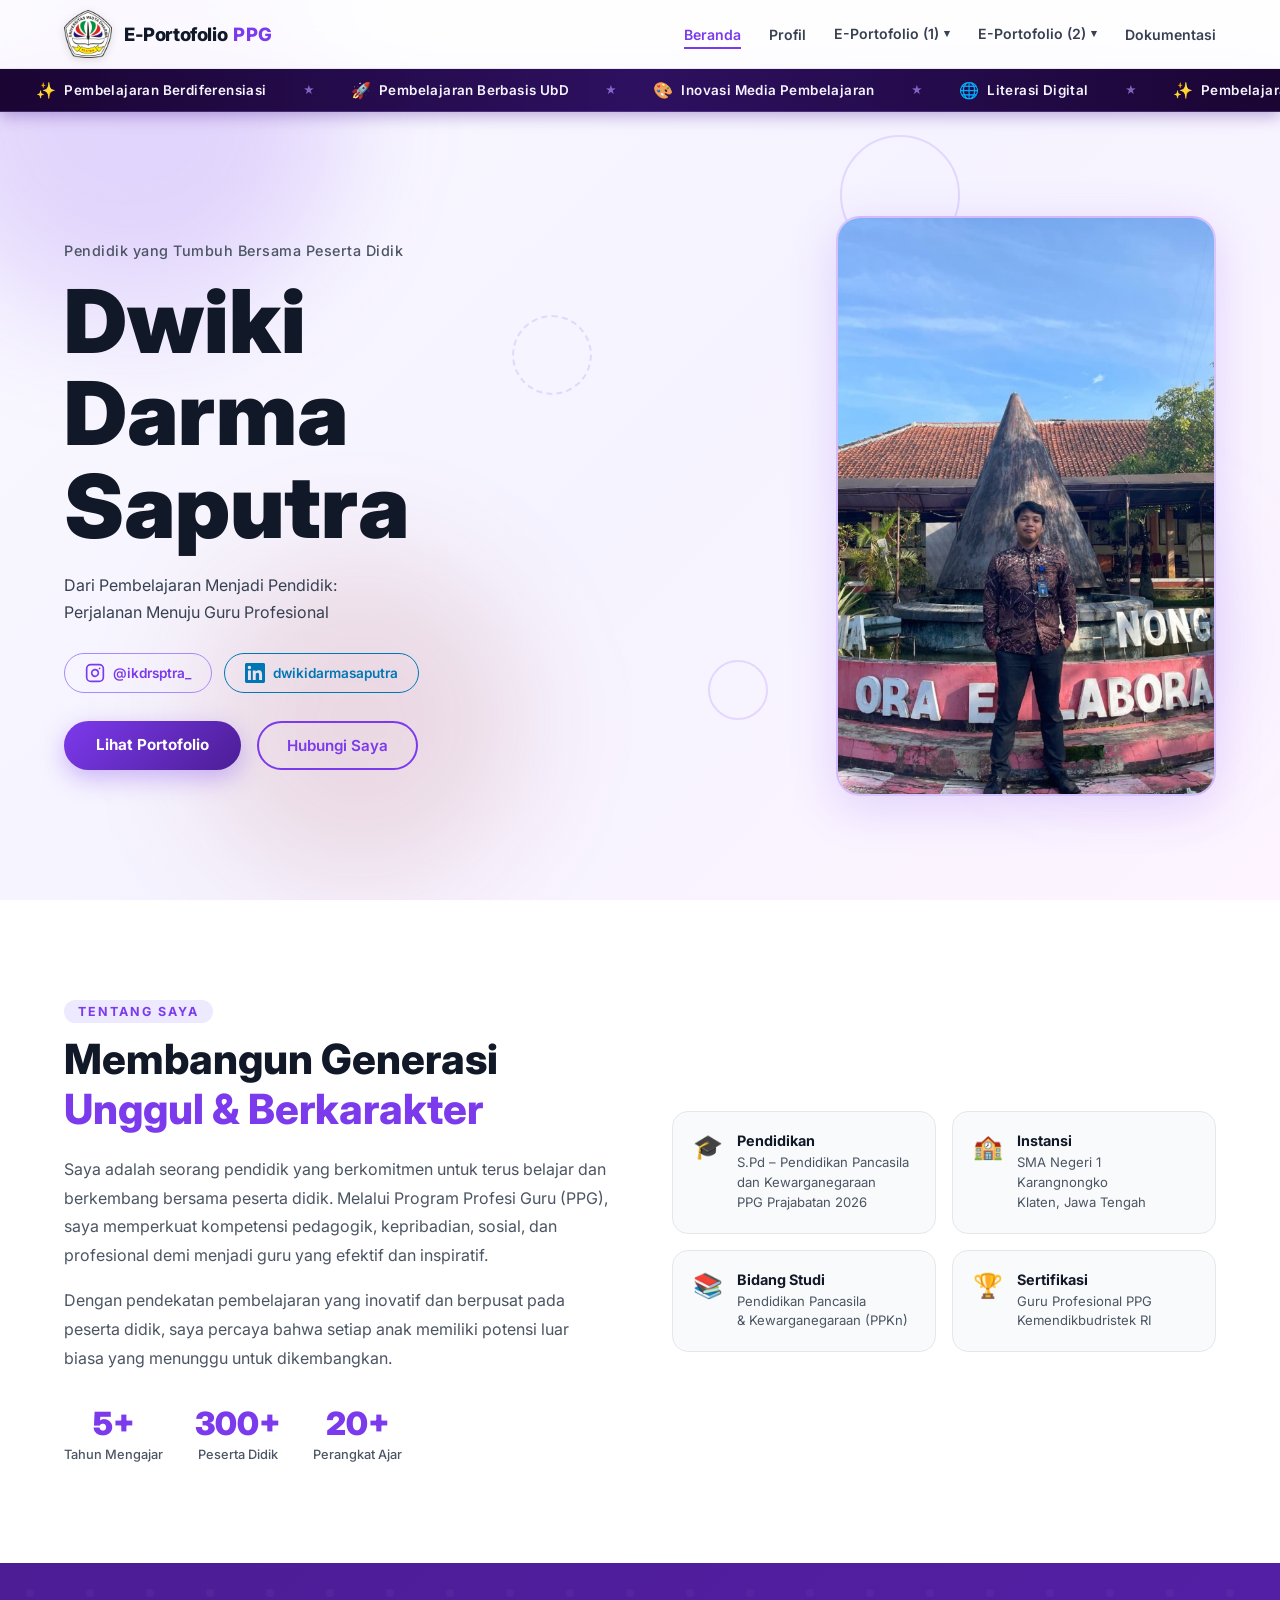
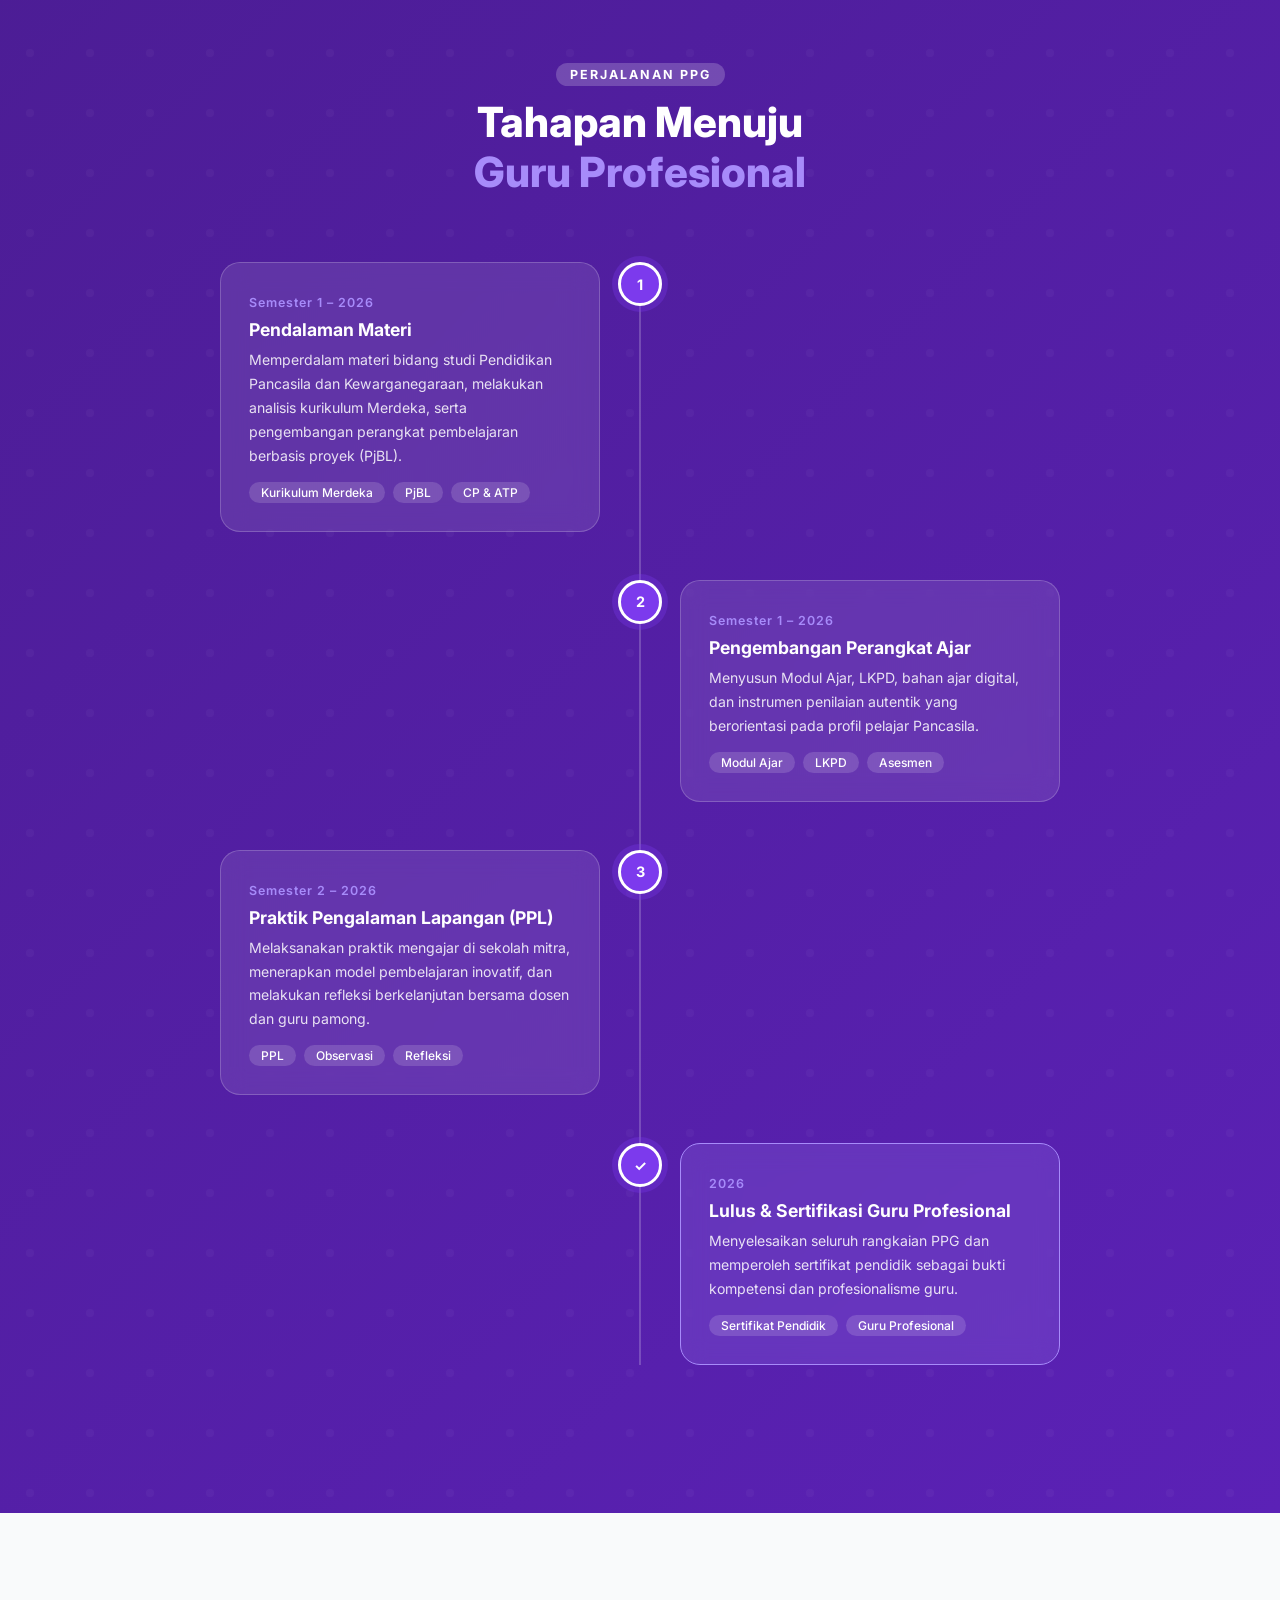
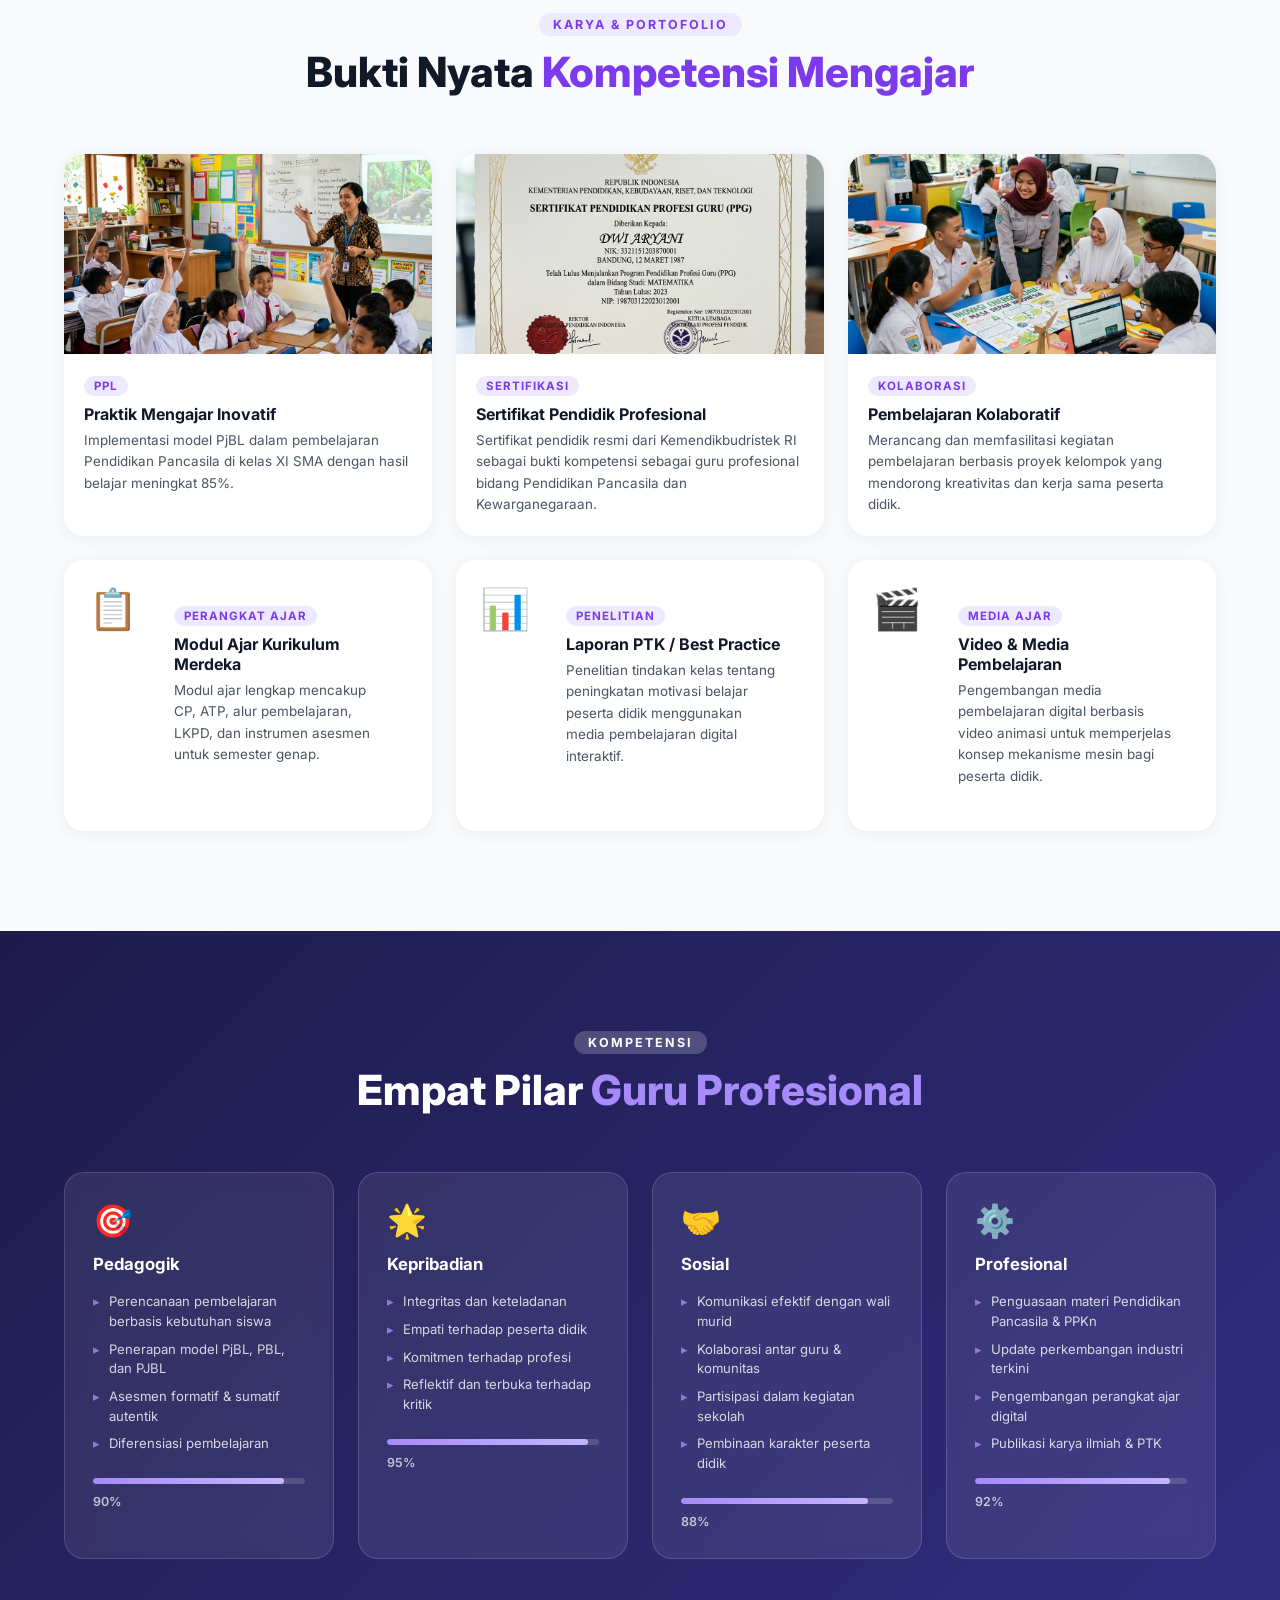
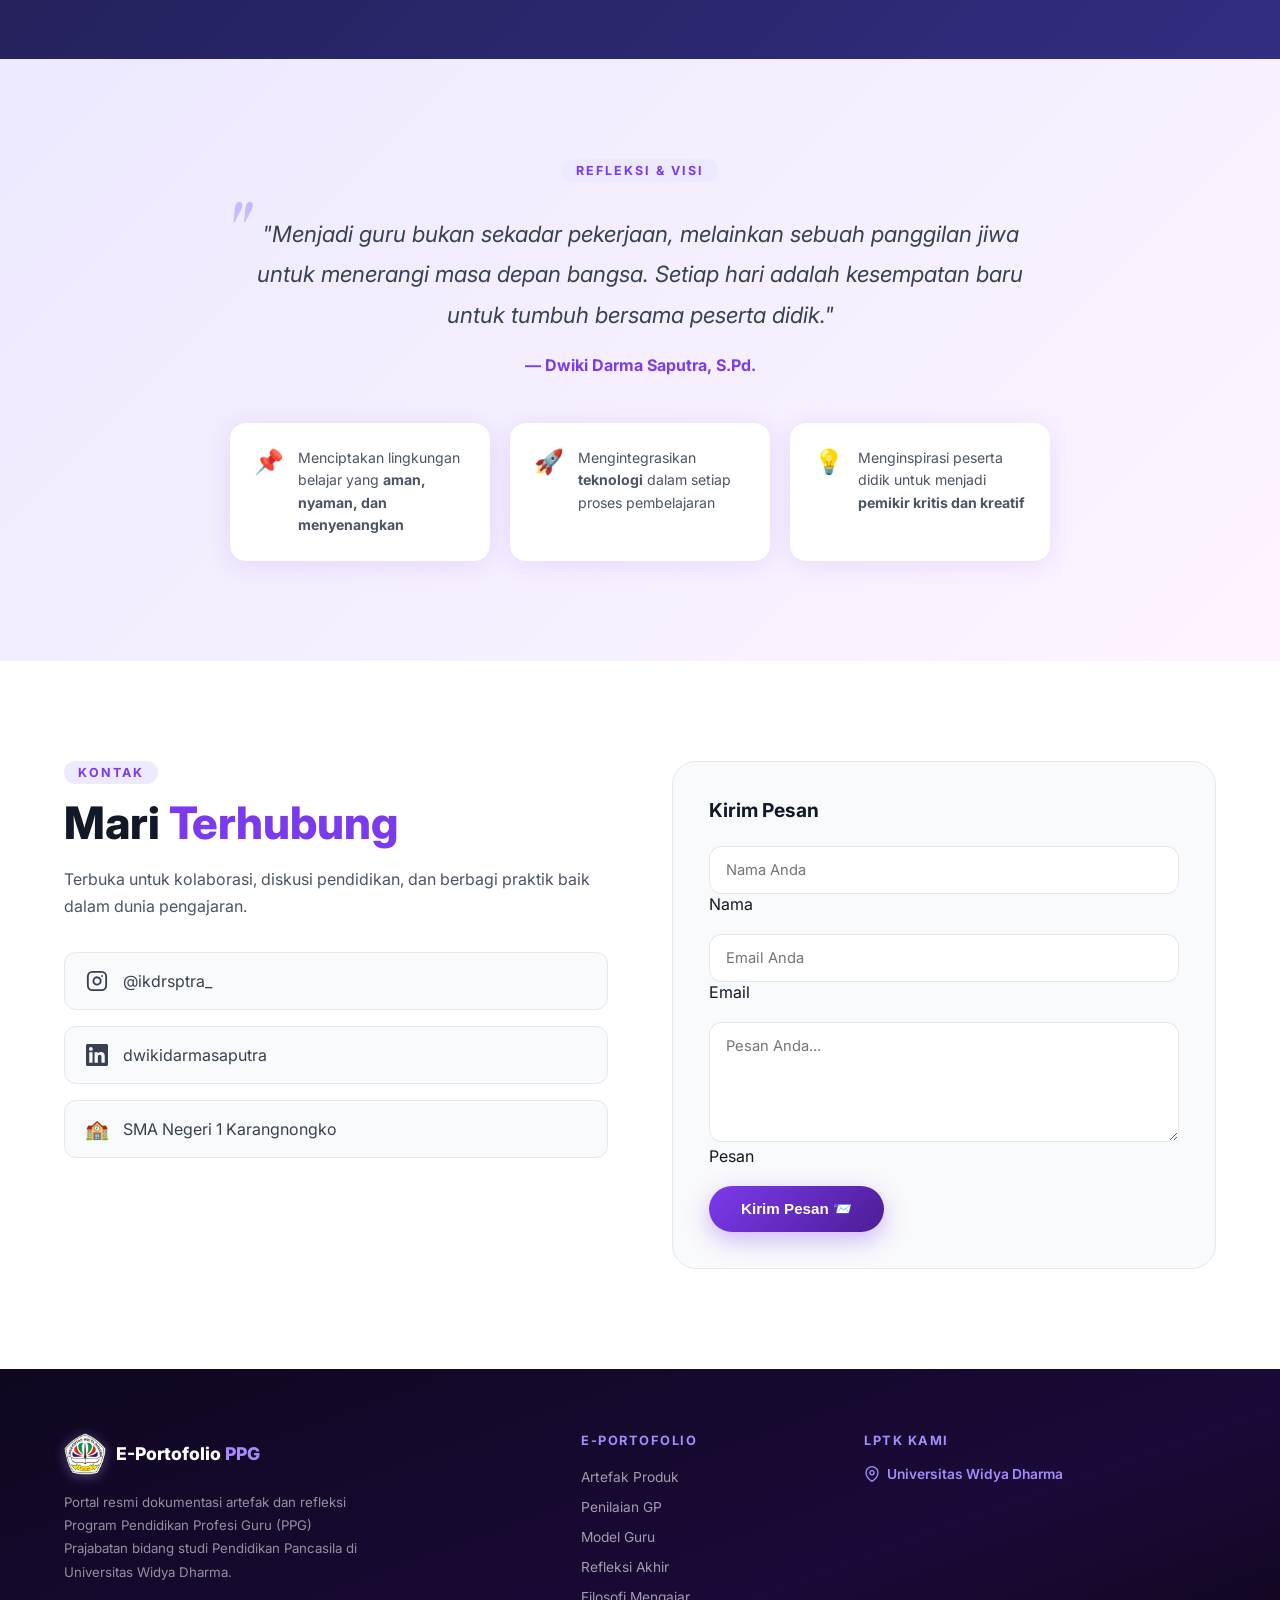
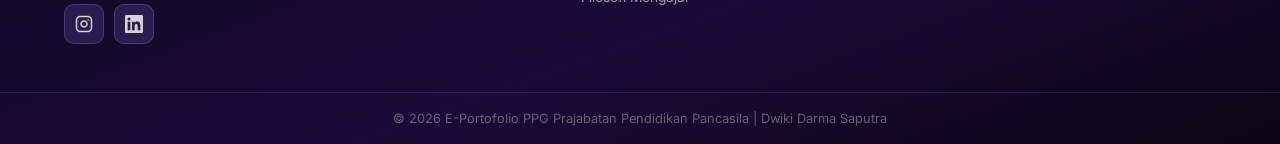
<file: E-Portopolio-PPG/index.html>
<!DOCTYPE html>
<html lang="id">

<head>
  <meta charset="UTF-8" />
  <meta name="viewport" content="width=device-width, initial-scale=1.0" />
  <title>Dwiki Darma Saputra – E-Portfolio PPG</title>
  <meta name="description" content="E-Portfolio PPG Dwiki Darma Saputra – Pendidik yang Tumbuh Bersama Peserta Didik" />
  <link rel="preconnect" href="https://fonts.googleapis.com" />
  <link rel="preconnect" href="https://fonts.gstatic.com" crossorigin />
  <link
    href="https://fonts.googleapis.com/css2?family=Inter:wght@300;400;500;600;700;800;900&family=Playfair+Display:wght@700;800&display=swap"
    rel="stylesheet" />
  <link rel="stylesheet" href="style.css" />
</head>

<body>

  <!-- NAV -->
  <nav class="navbar" id="navbar">
    <div class="nav-inner">
      <a href="#hero" class="nav-brand" id="nav-ppg-logo" aria-label="E-Portofolio PPG">
        <img src="unwidha_logo.png" alt="Logo Universitas Widya Dharma" class="unwidha-logo-img" />
        <span class="nav-brand-text">
          <span class="brand-eporto">E-Portofolio</span><span class="brand-ppg"> PPG</span>
        </span>
      </a>
      <ul class="nav-links" id="nav-links">
        <li><a href="index.html" class="nav-active">Beranda</a></li>
        <li><a href="profil.html">Profil</a></li>
        <li class="nav-dropdown">
          <a href="#" class="nav-dropdown-toggle" id="eporto1-toggle">E-Portofolio (1) <span class="nav-arrow">▾</span></a>
          <ul class="nav-dropdown-menu" id="eporto1-menu">
            <li><a href="artefak-produk.html"><span>📦</span> Artefak Produk</a></li>
            <li><a href="penilaian-gp.html"><span>⭐</span> Penilaian GP</a></li>
            <li><a href="model-guru.html"><span>👨‍🏫</span> Model Guru</a></li>
          </ul>
        </li>
        <li class="nav-dropdown">
          <a href="#" class="nav-dropdown-toggle" id="eporto2-toggle">E-Portofolio (2) <span class="nav-arrow">▾</span></a>
          <ul class="nav-dropdown-menu" id="eporto2-menu">
            <li><a href="refleksi.html"><span>📖</span> Refleksi Akhir</a></li>
            <li><a href="filosofi-mengajar.html"><span>💡</span> Filosofi Mengajar</a></li>
          </ul>
        </li>
        <li><a href="dokumentasi.html">Dokumentasi</a></li>
      </ul>
      <button class="hamburger" id="hamburger" aria-label="Menu">&#9776;</button>
    </div>
  </nav>

  <!-- TICKER -->
  <div class="ticker-wrap" id="ticker-bar" aria-label="Highlight Pembelajaran">
    <div class="ticker-track">
      <span class="ticker-item"><span class="ticker-emoji">✨</span>Pembelajaran Berdiferensiasi</span>
      <span class="ticker-dot">★</span>
      <span class="ticker-item"><span class="ticker-emoji">🚀</span>Pembelajaran Berbasis UbD</span>
      <span class="ticker-dot">★</span>
      <span class="ticker-item"><span class="ticker-emoji">🎨</span>Inovasi Media Pembelajaran</span>
      <span class="ticker-dot">★</span>
      <span class="ticker-item"><span class="ticker-emoji">🌐</span>Literasi Digital</span>
      <span class="ticker-dot">★</span>
      <!-- duplicate for seamless loop -->
      <span class="ticker-item"><span class="ticker-emoji">✨</span>Pembelajaran Berdiferensiasi</span>
      <span class="ticker-dot">★</span>
      <span class="ticker-item"><span class="ticker-emoji">🚀</span>Pembelajaran Berbasis UbD</span>
      <span class="ticker-dot">★</span>
      <span class="ticker-item"><span class="ticker-emoji">🎨</span>Inovasi Media Pembelajaran</span>
      <span class="ticker-dot">★</span>
      <span class="ticker-item"><span class="ticker-emoji">🌐</span>Literasi Digital</span>
      <span class="ticker-dot">★</span>
    </div>
  </div>

  <!-- HERO -->
  <section class="hero" id="hero">
    <div class="blob blob-1"></div>
    <div class="blob blob-2"></div>
    <div class="blob blob-3"></div>
    <div class="circle c1"></div>
    <div class="circle c2"></div>
    <div class="circle c3"></div>

    <div class="hero-content">
      <div class="hero-text" data-aos="fade-right">
        <p class="hero-subtitle">Pendidik yang Tumbuh Bersama Peserta Didik</p>
        <h1 class="hero-name">Dwiki Darma<br />Saputra</h1>
        <p class="hero-tagline">Dari Pembelajaran Menjadi Pendidik:<br />Perjalanan Menuju Guru Profesional</p>
        <div class="hero-social-row">
          <a href="https://www.instagram.com/ikdrsptra_/" target="_blank" rel="noopener" class="hero-social-btn"
            id="hero-ig-btn" aria-label="Instagram">
            <svg xmlns="http://www.w3.org/2000/svg" width="20" height="20" viewBox="0 0 24 24" fill="none"
              stroke="currentColor" stroke-width="2" stroke-linecap="round" stroke-linejoin="round">
              <rect x="2" y="2" width="20" height="20" rx="5" ry="5" />
              <path d="M16 11.37A4 4 0 1 1 12.63 8 4 4 0 0 1 16 11.37z" />
              <line x1="17.5" y1="6.5" x2="17.51" y2="6.5" />
            </svg>
            <span>@ikdrsptra_</span>
          </a>
          <a href="https://www.linkedin.com/in/dwikidarmasaputra080502" target="_blank" rel="noopener"
            class="hero-social-btn linkedin" id="hero-li-btn" aria-label="LinkedIn">
            <svg xmlns="http://www.w3.org/2000/svg" width="20" height="20" viewBox="0 0 24 24" fill="currentColor">
              <path
                d="M20.447 20.452h-3.554v-5.569c0-1.328-.027-3.037-1.852-3.037-1.853 0-2.136 1.445-2.136 2.939v5.667H9.351V9h3.414v1.561h.046c.477-.9 1.637-1.85 3.37-1.85 3.601 0 4.267 2.37 4.267 5.455v6.286zM5.337 7.433a2.062 2.062 0 0 1-2.063-2.065 2.064 2.064 0 1 1 2.063 2.065zm1.782 13.019H3.555V9h3.564v11.452zM22.225 0H1.771C.792 0 0 .774 0 1.729v20.542C0 23.227.792 24 1.771 24h20.451C23.2 24 24 23.227 24 22.271V1.729C24 .774 23.2 0 22.222 0h.003z" />
            </svg>
            <span>dwikidarmasaputra</span>
          </a>
        </div>
        <div class="hero-cta">
          <a href="#portfolio" class="btn-primary">Lihat Portofolio</a>
          <a href="#contact" class="btn-ghost">Hubungi Saya</a>
        </div>
      </div>
      <div class="hero-photo" data-aos="fade-left">
        <div class="photo-frame">
          <img src="dwiki_photo.jpg" alt="Dwiki Darma Saputra" />
        </div>
      </div>
    </div>
  </section>

  <!-- ABOUT -->
  <section class="about" id="about">
    <div class="container">
      <div class="about-grid">
        <div class="about-text" data-aos="fade-right">
          <span class="section-label">Tentang Saya</span>
          <h2>Membangun Generasi<br /><span class="accent">Unggul & Berkarakter</span></h2>
          <p>Saya adalah seorang pendidik yang berkomitmen untuk terus belajar dan berkembang bersama peserta didik.
            Melalui Program Profesi Guru (PPG), saya memperkuat kompetensi pedagogik, kepribadian, sosial, dan
            profesional demi menjadi guru yang efektif dan inspiratif.</p>
          <p>Dengan pendekatan pembelajaran yang inovatif dan berpusat pada peserta didik, saya percaya bahwa setiap
            anak memiliki potensi luar biasa yang menunggu untuk dikembangkan.</p>
          <div class="stats-row">
            <div class="stat">
              <span class="stat-number">5+</span>
              <span class="stat-label">Tahun Mengajar</span>
            </div>
            <div class="stat">
              <span class="stat-number">300+</span>
              <span class="stat-label">Peserta Didik</span>
            </div>
            <div class="stat">
              <span class="stat-number">20+</span>
              <span class="stat-label">Perangkat Ajar</span>
            </div>
          </div>
        </div>
        <div class="about-cards" data-aos="fade-left">
          <div class="info-card">
            <div class="card-icon">🎓</div>
            <div>
              <h4>Pendidikan</h4>
              <p>S.Pd – Pendidikan Pancasila dan Kewarganegaraan<br />PPG Prajabatan 2026</p>
            </div>
          </div>
          <div class="info-card">
            <div class="card-icon">🏫</div>
            <div>
              <h4>Instansi</h4>
              <p>SMA Negeri 1 Karangnongko<br />Klaten, Jawa Tengah</p>
            </div>
          </div>
          <div class="info-card">
            <div class="card-icon">📚</div>
            <div>
              <h4>Bidang Studi</h4>
              <p>Pendidikan Pancasila<br />&amp; Kewarganegaraan (PPKn)</p>
            </div>
          </div>
          <div class="info-card">
            <div class="card-icon">🏆</div>
            <div>
              <h4>Sertifikasi</h4>
              <p>Guru Profesional PPG<br />Kemendikbudristek RI</p>
            </div>
          </div>
        </div>
      </div>
    </div>
  </section>

  <!-- JOURNEY -->
  <section class="journey" id="journey">
    <div class="container">
      <div class="section-header" data-aos="fade-up">
        <span class="section-label light">Perjalanan PPG</span>
        <h2>Tahapan Menuju<br /><span class="accent-light">Guru Profesional</span></h2>
      </div>
      <div class="timeline">
        <div class="timeline-item" data-aos="fade-right">
          <div class="timeline-dot">1</div>
          <div class="timeline-content">
            <span class="timeline-date">Semester 1 – 2026</span>
            <h3>Pendalaman Materi</h3>
            <p>Memperdalam materi bidang studi Pendidikan Pancasila dan Kewarganegaraan, melakukan analisis kurikulum
              Merdeka, serta pengembangan perangkat pembelajaran berbasis proyek (PjBL).</p>
            <div class="timeline-tags">
              <span>Kurikulum Merdeka</span>
              <span>PjBL</span>
              <span>CP & ATP</span>
            </div>
          </div>
        </div>
        <div class="timeline-item right" data-aos="fade-left">
          <div class="timeline-dot">2</div>
          <div class="timeline-content">
            <span class="timeline-date">Semester 1 – 2026</span>
            <h3>Pengembangan Perangkat Ajar</h3>
            <p>Menyusun Modul Ajar, LKPD, bahan ajar digital, dan instrumen penilaian autentik yang berorientasi pada
              profil pelajar Pancasila.</p>
            <div class="timeline-tags">
              <span>Modul Ajar</span>
              <span>LKPD</span>
              <span>Asesmen</span>
            </div>
          </div>
        </div>
        <div class="timeline-item" data-aos="fade-right">
          <div class="timeline-dot">3</div>
          <div class="timeline-content">
            <span class="timeline-date">Semester 2 – 2026</span>
            <h3>Praktik Pengalaman Lapangan (PPL)</h3>
            <p>Melaksanakan praktik mengajar di sekolah mitra, menerapkan model pembelajaran inovatif, dan melakukan
              refleksi berkelanjutan bersama dosen dan guru pamong.</p>
            <div class="timeline-tags">
              <span>PPL</span>
              <span>Observasi</span>
              <span>Refleksi</span>
            </div>
          </div>
        </div>
        <div class="timeline-item right" data-aos="fade-left">
          <div class="timeline-dot">✓</div>
          <div class="timeline-content highlight">
            <span class="timeline-date">2026</span>
            <h3>Lulus & Sertifikasi Guru Profesional</h3>
            <p>Menyelesaikan seluruh rangkaian PPG dan memperoleh sertifikat pendidik sebagai bukti kompetensi dan
              profesionalisme guru.</p>
            <div class="timeline-tags">
              <span>Sertifikat Pendidik</span>
              <span>Guru Profesional</span>
            </div>
          </div>
        </div>
      </div>
    </div>
  </section>

  <!-- PORTFOLIO -->
  <section class="portfolio-section" id="portfolio">
    <div class="container">
      <div class="section-header" data-aos="fade-up">
        <span class="section-label">Karya & Portofolio</span>
        <h2>Bukti Nyata <span class="accent">Kompetensi Mengajar</span></h2>
      </div>
      <div class="portfolio-grid">
        <div class="portfolio-card" data-aos="fade-up" data-delay="0">
          <div class="portfolio-img">
            <img src="classroom_teaching.png" alt="Praktik Mengajar" />
            <div class="portfolio-overlay">
              <span>Lihat Detail →</span>
            </div>
          </div>
          <div class="portfolio-info">
            <span class="portfolio-tag">PPL</span>
            <h3>Praktik Mengajar Inovatif</h3>
            <p>Implementasi model PjBL dalam pembelajaran Pendidikan Pancasila di kelas XI SMA dengan hasil belajar
              meningkat 85%.</p>
          </div>
        </div>
        <div class="portfolio-card" data-aos="fade-up" data-delay="100">
          <div class="portfolio-img">
            <img src="ppg_certificate.png" alt="Sertifikasi PPG" />
            <div class="portfolio-overlay">
              <span>Lihat Detail →</span>
            </div>
          </div>
          <div class="portfolio-info">
            <span class="portfolio-tag">Sertifikasi</span>
            <h3>Sertifikat Pendidik Profesional</h3>
            <p>Sertifikat pendidik resmi dari Kemendikbudristek RI sebagai bukti kompetensi sebagai guru profesional
              bidang Pendidikan Pancasila dan Kewarganegaraan.</p>
          </div>
        </div>
        <div class="portfolio-card" data-aos="fade-up" data-delay="200">
          <div class="portfolio-img">
            <img src="learning_activity.png" alt="Aktivitas Belajar" />
            <div class="portfolio-overlay">
              <span>Lihat Detail →</span>
            </div>
          </div>
          <div class="portfolio-info">
            <span class="portfolio-tag">Kolaborasi</span>
            <h3>Pembelajaran Kolaboratif</h3>
            <p>Merancang dan memfasilitasi kegiatan pembelajaran berbasis proyek kelompok yang mendorong kreativitas dan
              kerja sama peserta didik.</p>
          </div>
        </div>
        <div class="portfolio-card doc-card" data-aos="fade-up" data-delay="0">
          <div class="doc-icon">📋</div>
          <div class="portfolio-info">
            <span class="portfolio-tag">Perangkat Ajar</span>
            <h3>Modul Ajar Kurikulum Merdeka</h3>
            <p>Modul ajar lengkap mencakup CP, ATP, alur pembelajaran, LKPD, dan instrumen asesmen untuk semester genap.
            </p>
          </div>
        </div>
        <div class="portfolio-card doc-card" data-aos="fade-up" data-delay="100">
          <div class="doc-icon">📊</div>
          <div class="portfolio-info">
            <span class="portfolio-tag">Penelitian</span>
            <h3>Laporan PTK / Best Practice</h3>
            <p>Penelitian tindakan kelas tentang peningkatan motivasi belajar peserta didik menggunakan media
              pembelajaran digital interaktif.</p>
          </div>
        </div>
        <div class="portfolio-card doc-card" data-aos="fade-up" data-delay="200">
          <div class="doc-icon">🎬</div>
          <div class="portfolio-info">
            <span class="portfolio-tag">Media Ajar</span>
            <h3>Video & Media Pembelajaran</h3>
            <p>Pengembangan media pembelajaran digital berbasis video animasi untuk memperjelas konsep mekanisme mesin
              bagi peserta didik.</p>
          </div>
        </div>
      </div>
    </div>
  </section>

  <!-- COMPETENCIES -->
  <section class="competencies" id="competencies">
    <div class="container">
      <div class="section-header" data-aos="fade-up">
        <span class="section-label light">Kompetensi</span>
        <h2>Empat Pilar <span class="accent-light">Guru Profesional</span></h2>
      </div>
      <div class="comp-grid">
        <div class="comp-card" data-aos="zoom-in" data-delay="0">
          <div class="comp-icon">🎯</div>
          <h3>Pedagogik</h3>
          <ul>
            <li>Perencanaan pembelajaran berbasis kebutuhan siswa</li>
            <li>Penerapan model PjBL, PBL, dan PJBL</li>
            <li>Asesmen formatif & sumatif autentik</li>
            <li>Diferensiasi pembelajaran</li>
          </ul>
          <div class="comp-bar">
            <div class="comp-fill" style="width:90%"></div>
          </div>
          <span class="comp-percent">90%</span>
        </div>
        <div class="comp-card" data-aos="zoom-in" data-delay="100">
          <div class="comp-icon">🌟</div>
          <h3>Kepribadian</h3>
          <ul>
            <li>Integritas dan keteladanan</li>
            <li>Empati terhadap peserta didik</li>
            <li>Komitmen terhadap profesi</li>
            <li>Reflektif dan terbuka terhadap kritik</li>
          </ul>
          <div class="comp-bar">
            <div class="comp-fill" style="width:95%"></div>
          </div>
          <span class="comp-percent">95%</span>
        </div>
        <div class="comp-card" data-aos="zoom-in" data-delay="200">
          <div class="comp-icon">🤝</div>
          <h3>Sosial</h3>
          <ul>
            <li>Komunikasi efektif dengan wali murid</li>
            <li>Kolaborasi antar guru & komunitas</li>
            <li>Partisipasi dalam kegiatan sekolah</li>
            <li>Pembinaan karakter peserta didik</li>
          </ul>
          <div class="comp-bar">
            <div class="comp-fill" style="width:88%"></div>
          </div>
          <span class="comp-percent">88%</span>
        </div>
        <div class="comp-card" data-aos="zoom-in" data-delay="300">
          <div class="comp-icon">⚙️</div>
          <h3>Profesional</h3>
          <ul>
            <li>Penguasaan materi Pendidikan Pancasila &amp; PPKn</li>
            <li>Update perkembangan industri terkini</li>
            <li>Pengembangan perangkat ajar digital</li>
            <li>Publikasi karya ilmiah & PTK</li>
          </ul>
          <div class="comp-bar">
            <div class="comp-fill" style="width:92%"></div>
          </div>
          <span class="comp-percent">92%</span>
        </div>
      </div>
    </div>
  </section>

  <!-- REFLEKSI -->
  <section class="reflection" id="reflection">
    <div class="container">
      <div class="reflection-inner" data-aos="fade-up">
        <span class="section-label">Refleksi & Visi</span>
        <blockquote>
          "Menjadi guru bukan sekadar pekerjaan, melainkan sebuah panggilan jiwa untuk menerangi masa depan bangsa.
          Setiap hari adalah kesempatan baru untuk tumbuh bersama peserta didik."
        </blockquote>
        <p class="reflection-author">— Dwiki Darma Saputra, S.Pd.</p>
        <div class="vision-cards">
          <div class="vision-card">
            <span>📌</span>
            <p>Menciptakan lingkungan belajar yang <strong>aman, nyaman, dan menyenangkan</strong></p>
          </div>
          <div class="vision-card">
            <span>🚀</span>
            <p>Mengintegrasikan <strong>teknologi</strong> dalam setiap proses pembelajaran</p>
          </div>
          <div class="vision-card">
            <span>💡</span>
            <p>Menginspirasi peserta didik untuk menjadi <strong>pemikir kritis dan kreatif</strong></p>
          </div>
        </div>
      </div>
    </div>
  </section>

  <!-- CONTACT -->
  <section class="contact" id="contact">
    <div class="container">
      <div class="contact-grid">
        <div class="contact-text" data-aos="fade-right">
          <span class="section-label">Kontak</span>
          <h2>Mari <span class="accent">Terhubung</span></h2>
          <p>Terbuka untuk kolaborasi, diskusi pendidikan, dan berbagi praktik baik dalam dunia pengajaran.</p>
          <div class="contact-links">
            <a href="https://www.instagram.com/ikdrsptra_/" target="_blank" rel="noopener" class="contact-item"
              id="ig-link">
              <span class="contact-icon contact-icon-svg">
                <svg xmlns="http://www.w3.org/2000/svg" width="22" height="22" viewBox="0 0 24 24" fill="none"
                  stroke="currentColor" stroke-width="2" stroke-linecap="round" stroke-linejoin="round">
                  <rect x="2" y="2" width="20" height="20" rx="5" ry="5" />
                  <path d="M16 11.37A4 4 0 1 1 12.63 8 4 4 0 0 1 16 11.37z" />
                  <line x1="17.5" y1="6.5" x2="17.51" y2="6.5" />
                </svg>
              </span>
              <span>@ikdrsptra_</span>
            </a>
            <a href="https://www.linkedin.com/in/dwikidarmasaputra080502" target="_blank" rel="noopener"
              class="contact-item" id="li-link">
              <span class="contact-icon contact-icon-svg">
                <svg xmlns="http://www.w3.org/2000/svg" width="22" height="22" viewBox="0 0 24 24" fill="currentColor">
                  <path
                    d="M20.447 20.452h-3.554v-5.569c0-1.328-.027-3.037-1.852-3.037-1.853 0-2.136 1.445-2.136 2.939v5.667H9.351V9h3.414v1.561h.046c.477-.9 1.637-1.85 3.37-1.85 3.601 0 4.267 2.37 4.267 5.455v6.286zM5.337 7.433a2.062 2.062 0 0 1-2.063-2.065 2.064 2.064 0 1 1 2.063 2.065zm1.782 13.019H3.555V9h3.564v11.452zM22.225 0H1.771C.792 0 0 .774 0 1.729v20.542C0 23.227.792 24 1.771 24h20.451C23.2 24 24 23.227 24 22.271V1.729C24 .774 23.2 0 22.222 0h.003z" />
                </svg>
              </span>
              <span>dwikidarmasaputra</span>
            </a>
            <a href="#" class="contact-item" id="school-link">
              <span class="contact-icon">🏫</span>
              <span>SMA Negeri 1 Karangnongko</span>
            </a>
          </div>
        </div>
        <form class="contact-form" data-aos="fade-left" id="contact-form">
          <h3>Kirim Pesan</h3>
          <div class="form-group">
            <input type="text" id="name" placeholder="Nama Anda" required />
            <label for="name">Nama</label>
          </div>
          <div class="form-group">
            <input type="email" id="email" placeholder="Email Anda" required />
            <label for="email">Email</label>
          </div>
          <div class="form-group">
            <textarea id="message" rows="4" placeholder="Pesan Anda..." required></textarea>
            <label for="message">Pesan</label>
          </div>
          <button type="submit" class="btn-primary" id="send-btn">Kirim Pesan 📨</button>
        </form>
      </div>
    </div>
  </section>

  <!-- FOOTER -->
  <footer class="footer-new">
    <div class="footer-top">
      <div class="container footer-grid">
        <!-- Col 1: Brand -->
        <div class="footer-col">
          <div class="footer-brand">
            <img src="unwidha_logo.png" alt="Logo Unwidha" class="footer-logo-img" />
            <span class="footer-brand-name"><span class="fb-eporto">E-Portofolio</span><span class="fb-ppg"> PPG</span></span>
          </div>
          <p class="footer-desc">Portal resmi dokumentasi artefak dan refleksi Program Pendidikan Profesi Guru (PPG) Prajabatan bidang studi Pendidikan Pancasila di Universitas Widya Dharma.</p>
          <div class="footer-socials">
            <a href="https://www.instagram.com/ikdrsptra_/" target="_blank" rel="noopener" class="footer-social-btn" aria-label="Instagram" id="footer-ig">
              <svg xmlns="http://www.w3.org/2000/svg" width="18" height="18" viewBox="0 0 24 24" fill="none" stroke="currentColor" stroke-width="2" stroke-linecap="round" stroke-linejoin="round"><rect x="2" y="2" width="20" height="20" rx="5" ry="5"/><path d="M16 11.37A4 4 0 1 1 12.63 8 4 4 0 0 1 16 11.37z"/><line x1="17.5" y1="6.5" x2="17.51" y2="6.5"/></svg>
            </a>
            <a href="https://www.linkedin.com/in/dwikidarmasaputra080502" target="_blank" rel="noopener" class="footer-social-btn" aria-label="LinkedIn" id="footer-li">
              <svg xmlns="http://www.w3.org/2000/svg" width="18" height="18" viewBox="0 0 24 24" fill="currentColor"><path d="M20.447 20.452h-3.554v-5.569c0-1.328-.027-3.037-1.852-3.037-1.853 0-2.136 1.445-2.136 2.939v5.667H9.351V9h3.414v1.561h.046c.477-.9 1.637-1.85 3.37-1.85 3.601 0 4.267 2.37 4.267 5.455v6.286zM5.337 7.433a2.062 2.062 0 0 1-2.063-2.065 2.064 2.064 0 1 1 2.063 2.065zm1.782 13.019H3.555V9h3.564v11.452zM22.225 0H1.771C.792 0 0 .774 0 1.729v20.542C0 23.227.792 24 1.771 24h20.451C23.2 24 24 23.227 24 22.271V1.729C24 .774 23.2 0 22.222 0h.003z"/></svg>
            </a>
          </div>
        </div>
        <!-- Col 2: E-Portofolio -->
        <div class="footer-col">
          <h4 class="footer-col-title">E-Portofolio</h4>
          <ul class="footer-links">
            <li><a href="artefak-produk.html">Artefak Produk</a></li>
            <li><a href="penilaian-gp.html">Penilaian GP</a></li>
            <li><a href="model-guru.html">Model Guru</a></li>
            <li><a href="refleksi.html">Refleksi Akhir</a></li>
            <li><a href="filosofi-mengajar.html">Filosofi Mengajar</a></li>
          </ul>
        </div>
        <!-- Col 3: LPTK -->
        <div class="footer-col">
          <h4 class="footer-col-title">LPTK Kami</h4>
          <a href="https://maps.app.goo.gl/tfwrJ8PoLEfRgoeG6" target="_blank" rel="noopener" class="footer-lptk-link" id="lptk-map-link">
            <svg xmlns="http://www.w3.org/2000/svg" width="16" height="16" viewBox="0 0 24 24" fill="none" stroke="currentColor" stroke-width="2" stroke-linecap="round" stroke-linejoin="round"><path d="M21 10c0 7-9 13-9 13s-9-6-9-13a9 9 0 0 1 18 0z"/><circle cx="12" cy="10" r="3"/></svg>
            Universitas Widya Dharma
          </a>
          <div class="footer-map-embed">
            <iframe
              src="https://www.google.com/maps/embed?pb=!1m18!1m12!1m3!1d3952.697!2d110.6047!3d-7.7128!2m3!1f0!2f0!3f0!3m2!1i1024!2i768!4f13.1!3m3!1m2!1s0x2e7a3c1b3e000001%3A0x1!2sUniversitas+Widya+Dharma+Klaten!5e0!3m2!1sid!2sid!4v1"
              width="100%" height="140" style="border:0; border-radius:10px; opacity:.85;"
              allowfullscreen="" loading="lazy"
              referrerpolicy="no-referrer-when-downgrade">
            </iframe>
          </div>
        </div>
      </div>
    </div>
    <div class="footer-bottom">
      <div class="container">
        <p>© 2026 E-Portofolio PPG Prajabatan Pendidikan Pancasila | Dwiki Darma Saputra</p>
      </div>
    </div>
  </footer>

  <script src="script.js"></script>
</body>

</html>
</file>
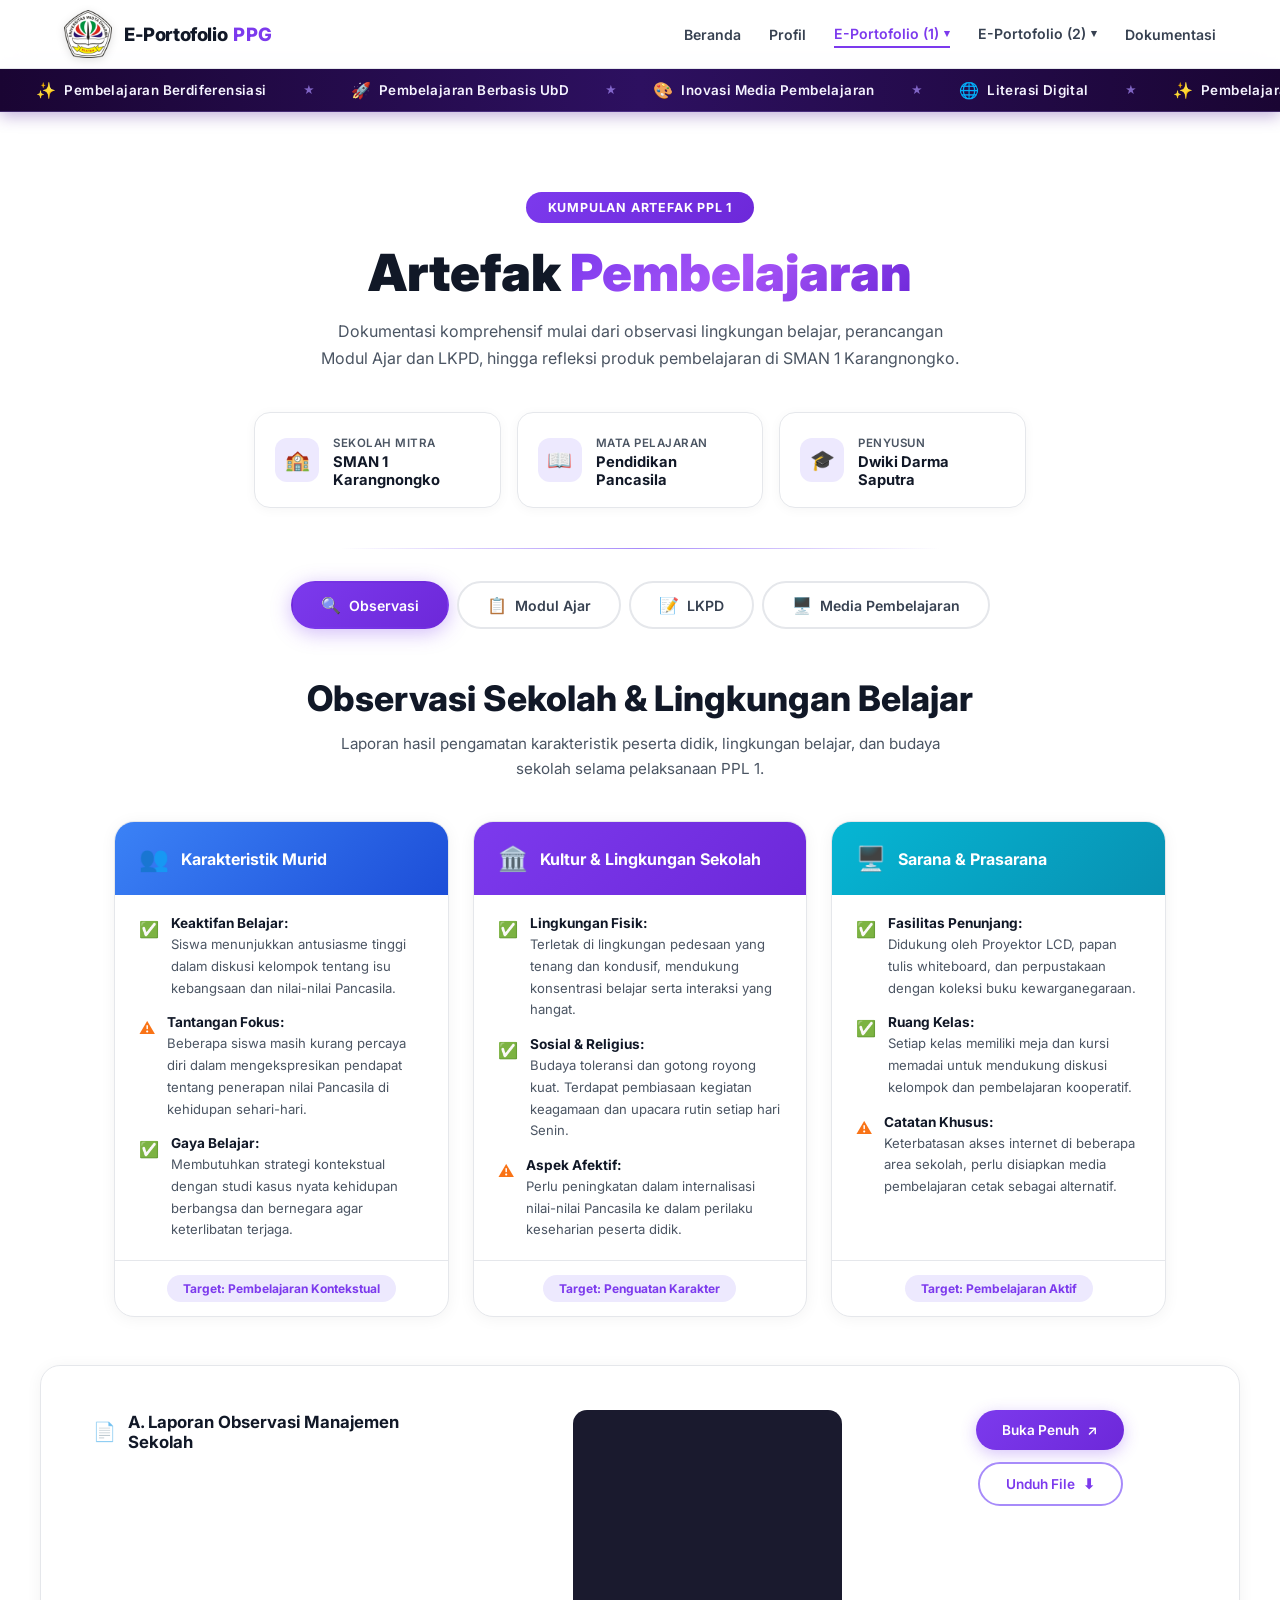
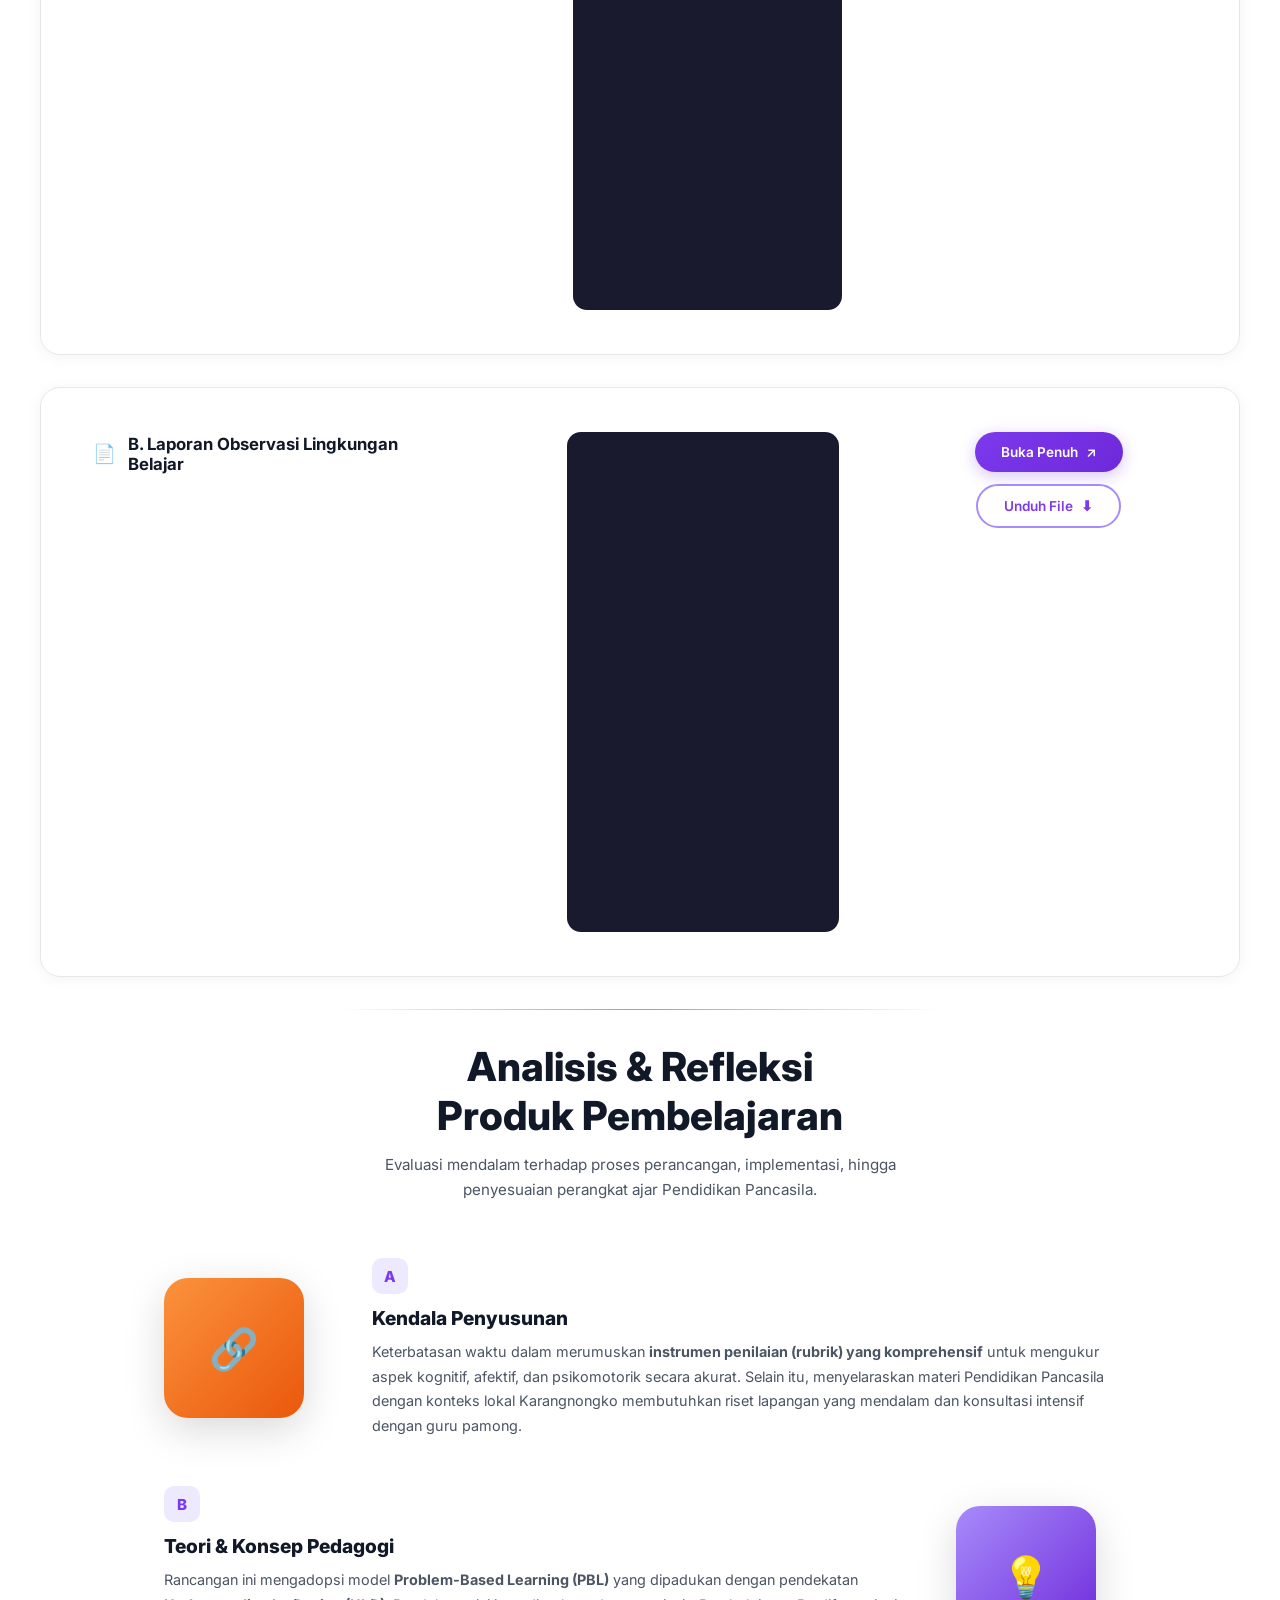
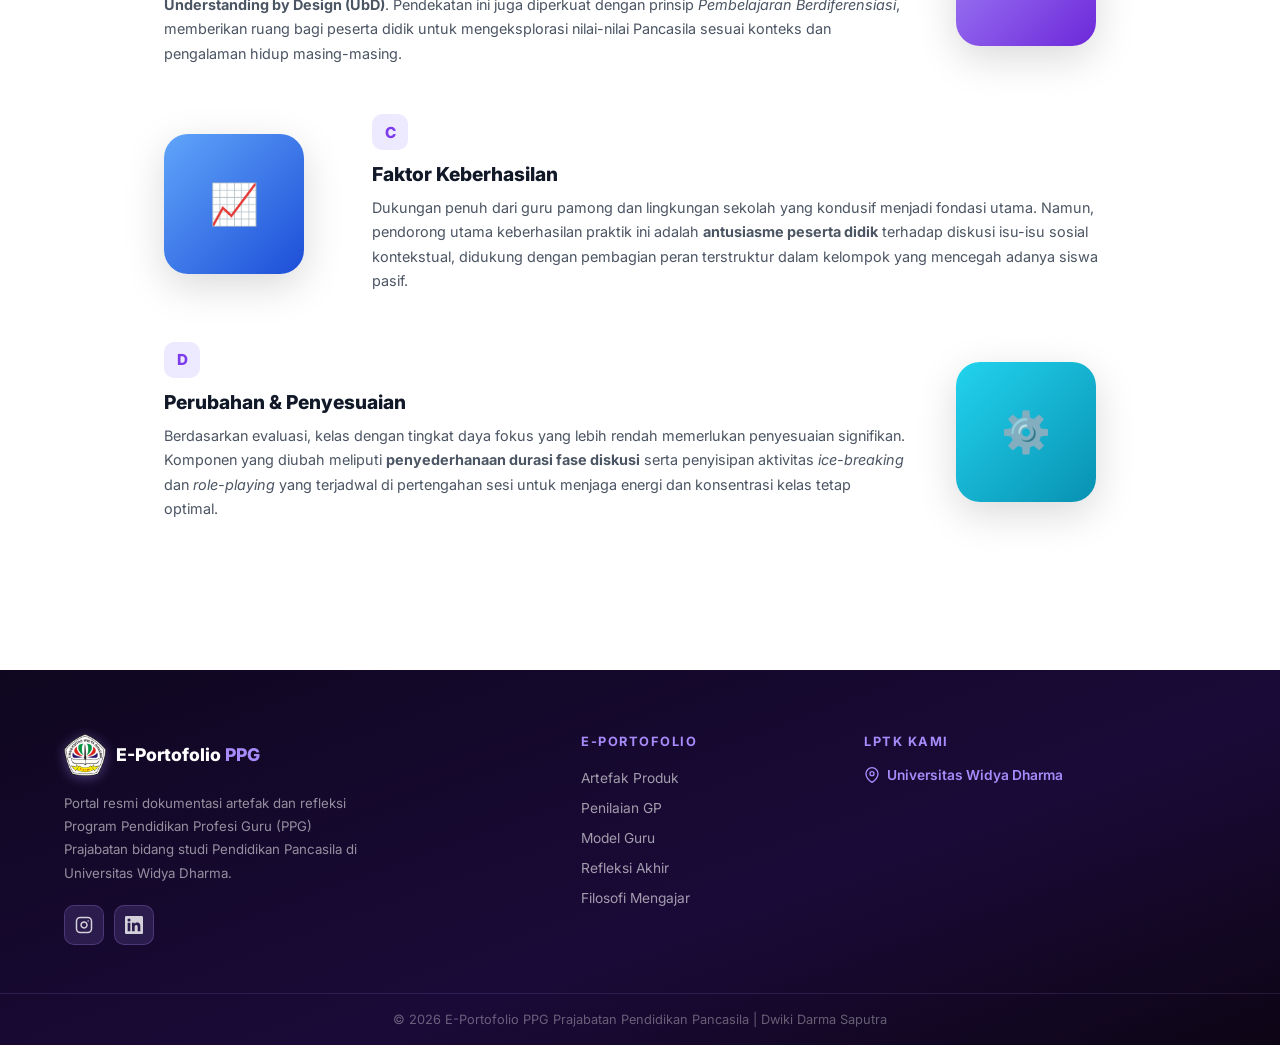
<file: E-Portopolio-PPG/artefak-produk.html>
<!DOCTYPE html>
<html lang="id">

<head>
  <meta charset="UTF-8" />
  <meta name="viewport" content="width=device-width, initial-scale=1.0" />
  <title>Artefak Produk – E-Portofolio PPG</title>
  <meta name="description" content="Artefak Pembelajaran PPG Dwiki Darma Saputra – Dokumentasi observasi, modul ajar, dan LKPD Pendidikan Pancasila di SMAN 1 Karangnongko." />
  <link rel="preconnect" href="https://fonts.googleapis.com" />
  <link rel="preconnect" href="https://fonts.gstatic.com" crossorigin />
  <link href="https://fonts.googleapis.com/css2?family=Inter:wght@300;400;500;600;700;800;900&family=Playfair+Display:wght@700;800&display=swap" rel="stylesheet" />
  <link rel="stylesheet" href="style.css" />
  <style>
    /* ===== PAGE WRAPPER ===== */
    .page-wrapper {
      padding-top: 132px;
      padding-bottom: 60px;
      min-height: 100vh;
    }

    /* ===== PAGE HEADER ===== */
    .art-header {
      text-align: center;
      padding: 60px 24px 40px;
      animation: artFadeUp .7s ease both;
    }
    .art-badge {
      display: inline-block;
      background: linear-gradient(135deg, var(--purple-main), #6d28d9);
      color: #fff;
      font-size: .78rem;
      font-weight: 700;
      padding: 8px 22px;
      border-radius: 50px;
      letter-spacing: .8px;
      text-transform: uppercase;
      margin-bottom: 20px;
    }
    .art-title {
      font-family: 'Inter', sans-serif;
      font-weight: 900;
      font-size: clamp(2rem, 5vw, 3.2rem);
      color: var(--gray-900);
      margin-bottom: 16px;
      line-height: 1.15;
    }
    .art-title .text-gradient {
      background: linear-gradient(135deg, var(--purple-main), #a855f7, #6d28d9);
      -webkit-background-clip: text;
      -webkit-text-fill-color: transparent;
      background-clip: text;
    }
    .art-subtitle {
      font-size: 1rem;
      color: var(--gray-600);
      max-width: 640px;
      margin: 0 auto;
      line-height: 1.7;
    }

    @keyframes artFadeUp {
      from { opacity: 0; transform: translateY(24px); }
      to { opacity: 1; transform: translateY(0); }
    }

    /* ===== BENTO INFO GRID ===== */
    .bento-grid {
      display: grid;
      grid-template-columns: repeat(3, 1fr);
      gap: 16px;
      max-width: 820px;
      margin: 0 auto 40px;
      padding: 0 24px;
      animation: artFadeUp .7s ease .2s both;
    }
    .bento-item {
      display: flex;
      align-items: center;
      gap: 14px;
      background: #fff;
      border: 1px solid var(--gray-200);
      border-radius: 16px;
      padding: 18px 20px;
      transition: var(--transition);
      box-shadow: 0 2px 12px rgba(0,0,0,.04);
    }
    .bento-item:hover {
      transform: translateY(-3px);
      box-shadow: var(--shadow-md);
      border-color: var(--purple-light);
    }
    .bento-item .bento-icon {
      width: 44px; height: 44px;
      background: var(--purple-pale);
      border-radius: 12px;
      display: flex; align-items: center; justify-content: center;
      font-size: 1.25rem;
      flex-shrink: 0;
    }
    .bento-item label {
      font-size: .72rem;
      font-weight: 600;
      color: var(--gray-600);
      text-transform: uppercase;
      letter-spacing: .5px;
    }
    .bento-item h3 {
      font-size: .92rem;
      font-weight: 700;
      color: var(--gray-900);
      margin-top: 2px;
    }

    /* ===== SECTION DIVIDER ===== */
    .section-divider {
      border: none;
      height: 1px;
      background: linear-gradient(90deg, transparent, var(--purple-light), transparent);
      max-width: 600px;
      margin: 32px auto;
    }

    /* ===== TAB NAVIGATION ===== */
    .tabs-container {
      display: flex;
      justify-content: center;
      gap: 8px;
      flex-wrap: wrap;
      padding: 0 24px;
      margin-bottom: 48px;
      animation: artFadeUp .7s ease .4s both;
    }
    .tab-btn {
      display: inline-flex;
      align-items: center;
      gap: 8px;
      padding: 12px 28px;
      border: 2px solid var(--gray-200);
      border-radius: 50px;
      background: #fff;
      color: var(--gray-700);
      font-family: 'Inter', sans-serif;
      font-size: .88rem;
      font-weight: 600;
      cursor: pointer;
      transition: all .25s ease;
    }
    .tab-btn:hover {
      border-color: var(--purple-light);
      color: var(--purple-main);
      background: var(--purple-pale);
    }
    .tab-btn.active {
      background: linear-gradient(135deg, var(--purple-main), #6d28d9);
      color: #fff;
      border-color: transparent;
      box-shadow: 0 4px 20px rgba(124,58,237,.35);
    }
    .tab-btn .tab-icon { font-size: 1rem; }

    /* ===== TAB CONTENT ===== */
    .tab-content {
      display: none;
      animation: tabFade .4s ease;
    }
    .tab-content.active { display: block; }
    @keyframes tabFade {
      from { opacity: 0; transform: translateY(12px); }
      to { opacity: 1; transform: translateY(0); }
    }

    /* ===== TAB SECTION TITLE ===== */
    .section-title {
      text-align: center;
      margin-bottom: 40px;
    }
    .section-title h2 {
      font-family: 'Inter', sans-serif;
      font-weight: 800;
      font-size: clamp(1.5rem, 4vw, 2.2rem);
      color: var(--gray-900);
      margin-bottom: 12px;
    }
    .section-title p {
      font-size: .95rem;
      color: var(--gray-600);
      max-width: 600px;
      margin: 0 auto;
      line-height: 1.65;
    }

    /* ===== SCOUT CARDS (Observasi) ===== */
    .scouting-grid {
      display: grid;
      grid-template-columns: repeat(3, 1fr);
      gap: 24px;
      max-width: 1100px;
      margin: 0 auto 48px;
      padding: 0 24px;
    }
    .scout-card {
      background: #fff;
      border-radius: 20px;
      border: 1px solid var(--gray-200);
      overflow: hidden;
      box-shadow: 0 2px 16px rgba(0,0,0,.05);
      transition: var(--transition);
      display: flex; flex-direction: column;
    }
    .scout-card:hover {
      transform: translateY(-5px);
      box-shadow: 0 12px 40px rgba(124,58,237,.15);
    }
    .scout-header {
      padding: 22px 24px;
      display: flex;
      align-items: center;
      gap: 12px;
      color: #fff;
    }
    .scout-header .scout-icon {
      font-size: 1.5rem;
    }
    .scout-header h3 {
      font-size: 1rem;
      font-weight: 700;
    }
    .bg-gradient-blue { background: linear-gradient(135deg, #3b82f6, #1d4ed8); }
    .bg-gradient-purple { background: linear-gradient(135deg, var(--purple-main), #6d28d9); }
    .bg-gradient-cyan { background: linear-gradient(135deg, #06b6d4, #0891b2); }

    .scout-body {
      padding: 20px 24px;
      flex: 1;
    }
    .scout-list {
      list-style: none;
      display: flex; flex-direction: column;
      gap: 16px;
    }
    .scout-list li {
      display: flex;
      gap: 12px;
      align-items: flex-start;
    }
    .scout-list li .s-icon {
      font-size: 1rem;
      margin-top: 2px;
      flex-shrink: 0;
      color: #22c55e;
    }
    .scout-list li .s-icon.warn { color: #f97316; }
    .scout-list li strong {
      display: block;
      font-size: .85rem;
      font-weight: 700;
      color: var(--gray-900);
      margin-bottom: 2px;
    }
    .scout-list li span {
      font-size: .82rem;
      color: var(--gray-600);
      line-height: 1.5;
    }
    .scout-footer {
      padding: 14px 24px;
      border-top: 1px solid var(--gray-200);
      text-align: center;
    }
    .scout-tag {
      display: inline-block;
      font-size: .75rem;
      font-weight: 700;
      color: var(--purple-main);
      background: var(--purple-pale);
      padding: 6px 16px;
      border-radius: 50px;
    }

    /* ===== DOC CARDS (PDF Embed) ===== */
    .doc-card {
      background: #fff;
      border-radius: 20px;
      border: 1px solid var(--gray-200);
      overflow: hidden;
      max-width: 1200px;
      margin: 0 auto 32px;
      box-shadow: 0 2px 16px rgba(0,0,0,.05);
    }
    .doc-title {
      display: flex;
      align-items: center;
      gap: 12px;
      padding: 22px 28px;
      font-size: 1.05rem;
      font-weight: 700;
      color: var(--gray-900);
    }
    .doc-title .doc-icon { color: #ef4444; font-size: 1.15rem; }
    .dashed-divider {
      border: none;
      border-top: 2px dashed var(--gray-200);
      margin: 0 28px;
    }
    .pdf-container {
      background: #1a1a2e;
      margin: 20px 28px;
      border-radius: 14px;
      overflow: hidden;
      height: 500px;
      display: flex;
      align-items: center;
      justify-content: center;
    }
    .pdf-container iframe {
      width: 100%;
      height: 100%;
      border: none;
    }
    .pdf-placeholder {
      text-align: center;
      color: rgba(255,255,255,.5);
      padding: 40px;
    }
    .pdf-placeholder .ph-icon { font-size: 3rem; margin-bottom: 16px; display: block; }
    .pdf-placeholder p { font-size: .9rem; }
    .pdf-actions {
      display: flex;
      gap: 12px;
      justify-content: center;
      padding: 20px 28px 28px;
      flex-wrap: wrap;
    }
    .btn-modern {
      display: inline-flex;
      align-items: center;
      gap: 8px;
      padding: 12px 26px;
      border-radius: 50px;
      font-family: 'Inter', sans-serif;
      font-size: .85rem;
      font-weight: 600;
      text-decoration: none;
      transition: all .25s ease;
      cursor: pointer;
    }
    .btn-main {
      background: linear-gradient(135deg, var(--purple-main), #6d28d9);
      color: #fff;
      box-shadow: 0 4px 16px rgba(124,58,237,.3);
    }
    .btn-main:hover {
      transform: translateY(-2px);
      box-shadow: 0 8px 24px rgba(124,58,237,.45);
    }
    .btn-sub {
      background: #fff;
      color: var(--purple-main);
      border: 2px solid var(--purple-light);
    }
    .btn-sub:hover {
      background: var(--purple-pale);
      transform: translateY(-2px);
    }

    /* ===== ANALYSIS CARDS (Modul Ajar / LKPD) ===== */
    .analysis-grid {
      display: grid;
      grid-template-columns: repeat(2, 1fr);
      gap: 24px;
      max-width: 1000px;
      margin: 0 auto 48px;
      padding: 0 24px;
    }
    .analysis-card {
      position: relative;
      background: #fff;
      border-radius: 20px;
      border: 1px solid var(--gray-200);
      padding: 28px;
      overflow: hidden;
      box-shadow: 0 2px 16px rgba(0,0,0,.05);
      transition: var(--transition);
    }
    .analysis-card:hover {
      transform: translateY(-4px);
      box-shadow: 0 12px 40px rgba(124,58,237,.15);
    }

    .ac-header {
      display: flex;
      align-items: center;
      gap: 14px;
      margin-bottom: 14px;
    }
    .ac-icon {
      width: 42px; height: 42px;
      border-radius: 12px;
      display: flex; align-items: center; justify-content: center;
      font-size: 1.1rem;
      color: #fff;
      flex-shrink: 0;
    }
    .ac-icon.bg-blue { background: linear-gradient(135deg, #3b82f6, #1d4ed8); }
    .ac-icon.bg-purple { background: linear-gradient(135deg, var(--purple-main), #6d28d9); }
    .ac-icon.bg-cyan { background: linear-gradient(135deg, #06b6d4, #0891b2); }
    .ac-icon.bg-orange { background: linear-gradient(135deg, #f97316, #ea580c); }
    .ac-header h3 {
      font-size: 1rem;
      font-weight: 700;
      color: var(--gray-900);
    }
    .analysis-card p {
      font-size: .88rem;
      color: var(--gray-600);
      line-height: 1.7;
    }

    /* ===== ZIGZAG REFLEKSI ===== */
    .zigzag-section {
      max-width: 1000px;
      margin: 0 auto;
      padding: 0 24px 40px;
    }
    .zigzag-row {
      display: flex;
      align-items: center;
      gap: 48px;
      margin-bottom: 48px;
    }
    .zigzag-row.reverse { flex-direction: row-reverse; }
    .zz-visual {
      flex: 0 0 160px;
    }
    .zz-card-3d {
      width: 140px; height: 140px;
      border-radius: 24px;
      display: flex; align-items: center; justify-content: center;
      position: relative;
      overflow: hidden;
      box-shadow: 0 12px 40px rgba(0,0,0,.15);
    }
    .zz-card-3d .zz-inner {
      font-size: 2.5rem;
      animation: floatIcon 3s ease-in-out infinite;
    }
    @keyframes floatIcon {
      0%, 100% { transform: translateY(0); }
      50% { transform: translateY(-8px); }
    }
    .bg-orange-glow { background: linear-gradient(135deg, #fb923c, #ea580c); }
    .bg-purple-glow { background: linear-gradient(135deg, var(--purple-light), #6d28d9); }
    .bg-blue-glow { background: linear-gradient(135deg, #60a5fa, #1d4ed8); }
    .bg-cyan-glow { background: linear-gradient(135deg, #22d3ee, #0891b2); }

    .zz-content { flex: 1; }
    .zz-number {
      display: inline-flex;
      align-items: center; justify-content: center;
      width: 36px; height: 36px;
      background: var(--purple-pale);
      color: var(--purple-main);
      font-weight: 800;
      font-size: .95rem;
      border-radius: 10px;
      margin-bottom: 12px;
    }
    .zz-content h3 {
      font-size: 1.2rem;
      font-weight: 800;
      color: var(--gray-900);
      margin-bottom: 10px;
    }
    .zz-content p {
      font-size: .9rem;
      color: var(--gray-600);
      line-height: 1.7;
    }

    /* ===== RESPONSIVE ===== */
    @media (max-width: 900px) {
      .bento-grid { grid-template-columns: 1fr; max-width: 400px; }
      .scouting-grid { grid-template-columns: 1fr; max-width: 500px; }
      .analysis-grid { grid-template-columns: 1fr; }
      .zigzag-row, .zigzag-row.reverse {
        flex-direction: column;
        text-align: center;
      }
      .zz-visual { flex: 0 0 auto; }
    }
    @media (max-width: 600px) {
      .art-header { padding: 40px 16px 28px; }
      .pdf-container { height: 350px; margin: 16px; }
      .doc-title { padding: 18px 20px; font-size: .95rem; }
      .dashed-divider { margin: 0 20px; }
      .pdf-actions { padding: 16px 20px 24px; }
    }
  </style>
</head>

<body>

  <!-- NAV -->
  <nav class="navbar" id="navbar">
    <div class="nav-inner">
      <a href="index.html" class="nav-brand" aria-label="E-Portofolio PPG">
        <img src="unwidha_logo.png" alt="Logo Universitas Widya Dharma" class="unwidha-logo-img" />
        <span class="nav-brand-text">
          <span class="brand-eporto">E-Portofolio</span><span class="brand-ppg"> PPG</span>
        </span>
      </a>
      <ul class="nav-links" id="nav-links">
        <li><a href="index.html">Beranda</a></li>
        <li><a href="profil.html">Profil</a></li>
        <li class="nav-dropdown">
          <a href="#" class="nav-dropdown-toggle nav-active" id="eporto1-toggle">E-Portofolio (1) <span class="nav-arrow">&#9662;</span></a>
          <ul class="nav-dropdown-menu" id="eporto1-menu">
            <li><a href="artefak-produk.html" class="nav-active"><span>📦</span> Artefak Produk</a></li>
            <li><a href="penilaian-gp.html"><span>⭐</span> Penilaian GP</a></li>
            <li><a href="model-guru.html"><span>👨‍🏫</span> Model Guru</a></li>
          </ul>
        </li>
        <li class="nav-dropdown">
          <a href="#" class="nav-dropdown-toggle" id="eporto2-toggle">E-Portofolio (2) <span class="nav-arrow">&#9662;</span></a>
          <ul class="nav-dropdown-menu" id="eporto2-menu">
            <li><a href="refleksi.html"><span>📖</span> Refleksi Akhir</a></li>
            <li><a href="filosofi-mengajar.html"><span>💡</span> Filosofi Mengajar</a></li>
          </ul>
        </li>
        <li><a href="dokumentasi.html">Dokumentasi</a></li>
      </ul>
      <button class="hamburger" id="hamburger" aria-label="Menu">&#9776;</button>
    </div>
  </nav>

  <!-- TICKER -->
  <div class="ticker-wrap" id="ticker-bar" aria-label="Highlight Pembelajaran">
    <div class="ticker-track">
      <span class="ticker-item"><span class="ticker-emoji">✨</span>Pembelajaran Berdiferensiasi</span>
      <span class="ticker-dot">★</span>
      <span class="ticker-item"><span class="ticker-emoji">🚀</span>Pembelajaran Berbasis UbD</span>
      <span class="ticker-dot">★</span>
      <span class="ticker-item"><span class="ticker-emoji">🎨</span>Inovasi Media Pembelajaran</span>
      <span class="ticker-dot">★</span>
      <span class="ticker-item"><span class="ticker-emoji">🌐</span>Literasi Digital</span>
      <span class="ticker-dot">★</span>
      <span class="ticker-item"><span class="ticker-emoji">✨</span>Pembelajaran Berdiferensiasi</span>
      <span class="ticker-dot">★</span>
      <span class="ticker-item"><span class="ticker-emoji">🚀</span>Pembelajaran Berbasis UbD</span>
      <span class="ticker-dot">★</span>
      <span class="ticker-item"><span class="ticker-emoji">🎨</span>Inovasi Media Pembelajaran</span>
      <span class="ticker-dot">★</span>
      <span class="ticker-item"><span class="ticker-emoji">🌐</span>Literasi Digital</span>
      <span class="ticker-dot">★</span>
    </div>
  </div>

  <!-- MAIN CONTENT -->
  <main class="page-wrapper">

    <!-- PAGE HEADER -->
    <div class="art-header">
      <span class="art-badge">Kumpulan Artefak PPL 1</span>
      <h1 class="art-title">Artefak <span class="text-gradient">Pembelajaran</span></h1>
      <p class="art-subtitle">Dokumentasi komprehensif mulai dari observasi lingkungan belajar, perancangan Modul Ajar dan LKPD, hingga refleksi produk pembelajaran di SMAN 1 Karangnongko.</p>
    </div>

    <!-- BENTO INFO -->
    <div class="bento-grid">
      <div class="bento-item" data-aos="fade-up">
        <div class="bento-icon">🏫</div>
        <div>
          <label>Sekolah Mitra</label>
          <h3>SMAN 1 Karangnongko</h3>
        </div>
      </div>
      <div class="bento-item" data-aos="fade-up">
        <div class="bento-icon">📖</div>
        <div>
          <label>Mata Pelajaran</label>
          <h3>Pendidikan Pancasila</h3>
        </div>
      </div>
      <div class="bento-item" data-aos="fade-up">
        <div class="bento-icon">🎓</div>
        <div>
          <label>Penyusun</label>
          <h3>Dwiki Darma Saputra</h3>
        </div>
      </div>
    </div>

    <hr class="section-divider" />

    <!-- TAB NAVIGATION -->
    <div class="tabs-container" id="tabs-container">
      <button class="tab-btn active" data-tab="tab-observasi" onclick="openTab(event, 'tab-observasi')">
        <span class="tab-icon">🔍</span> Observasi
      </button>
      <button class="tab-btn" data-tab="tab-modul" onclick="openTab(event, 'tab-modul')">
        <span class="tab-icon">📋</span> Modul Ajar
      </button>
      <button class="tab-btn" data-tab="tab-lkpd" onclick="openTab(event, 'tab-lkpd')">
        <span class="tab-icon">📝</span> LKPD
      </button>
      <button class="tab-btn" data-tab="tab-media" onclick="openTab(event, 'tab-media')">
        <span class="tab-icon">🖥️</span> Media Pembelajaran
      </button>
    </div>

    <!-- ===================== TAB: OBSERVASI ===================== -->
    <section id="tab-observasi" class="tab-content active">
      <div class="section-title">
        <h2>Observasi Sekolah <span class="text-gradient">& Lingkungan Belajar</span></h2>
        <p>Laporan hasil pengamatan karakteristik peserta didik, lingkungan belajar, dan budaya sekolah selama pelaksanaan PPL 1.</p>
      </div>

      <!-- Scout Cards -->
      <div class="scouting-grid">

        <!-- Card 1: Karakteristik Murid -->
        <div class="scout-card" data-aos="fade-up">
          <div class="scout-header bg-gradient-blue">
            <span class="scout-icon">👥</span>
            <h3>Karakteristik Murid</h3>
          </div>
          <div class="scout-body">
            <ul class="scout-list">
              <li>
                <span class="s-icon">✅</span>
                <div>
                  <strong>Keaktifan Belajar:</strong>
                  <span>Siswa menunjukkan antusiasme tinggi dalam diskusi kelompok tentang isu kebangsaan dan nilai-nilai Pancasila.</span>
                </div>
              </li>
              <li>
                <span class="s-icon warn">⚠️</span>
                <div>
                  <strong>Tantangan Fokus:</strong>
                  <span>Beberapa siswa masih kurang percaya diri dalam mengekspresikan pendapat tentang penerapan nilai Pancasila di kehidupan sehari-hari.</span>
                </div>
              </li>
              <li>
                <span class="s-icon">✅</span>
                <div>
                  <strong>Gaya Belajar:</strong>
                  <span>Membutuhkan strategi kontekstual dengan studi kasus nyata kehidupan berbangsa dan bernegara agar keterlibatan terjaga.</span>
                </div>
              </li>
            </ul>
          </div>
          <div class="scout-footer">
            <span class="scout-tag">Target: Pembelajaran Kontekstual</span>
          </div>
        </div>

        <!-- Card 2: Lingkungan Sekolah -->
        <div class="scout-card" data-aos="fade-up">
          <div class="scout-header bg-gradient-purple">
            <span class="scout-icon">🏛️</span>
            <h3>Kultur & Lingkungan Sekolah</h3>
          </div>
          <div class="scout-body">
            <ul class="scout-list">
              <li>
                <span class="s-icon">✅</span>
                <div>
                  <strong>Lingkungan Fisik:</strong>
                  <span>Terletak di lingkungan pedesaan yang tenang dan kondusif, mendukung konsentrasi belajar serta interaksi yang hangat.</span>
                </div>
              </li>
              <li>
                <span class="s-icon">✅</span>
                <div>
                  <strong>Sosial & Religius:</strong>
                  <span>Budaya toleransi dan gotong royong kuat. Terdapat pembiasaan kegiatan keagamaan dan upacara rutin setiap hari Senin.</span>
                </div>
              </li>
              <li>
                <span class="s-icon warn">⚠️</span>
                <div>
                  <strong>Aspek Afektif:</strong>
                  <span>Perlu peningkatan dalam internalisasi nilai-nilai Pancasila ke dalam perilaku keseharian peserta didik.</span>
                </div>
              </li>
            </ul>
          </div>
          <div class="scout-footer">
            <span class="scout-tag">Target: Penguatan Karakter</span>
          </div>
        </div>

        <!-- Card 3: Sarana & Prasarana -->
        <div class="scout-card" data-aos="fade-up">
          <div class="scout-header bg-gradient-cyan">
            <span class="scout-icon">🖥️</span>
            <h3>Sarana & Prasarana</h3>
          </div>
          <div class="scout-body">
            <ul class="scout-list">
              <li>
                <span class="s-icon">✅</span>
                <div>
                  <strong>Fasilitas Penunjang:</strong>
                  <span>Didukung oleh Proyektor LCD, papan tulis whiteboard, dan perpustakaan dengan koleksi buku kewarganegaraan.</span>
                </div>
              </li>
              <li>
                <span class="s-icon">✅</span>
                <div>
                  <strong>Ruang Kelas:</strong>
                  <span>Setiap kelas memiliki meja dan kursi memadai untuk mendukung diskusi kelompok dan pembelajaran kooperatif.</span>
                </div>
              </li>
              <li>
                <span class="s-icon warn">⚠️</span>
                <div>
                  <strong>Catatan Khusus:</strong>
                  <span>Keterbatasan akses internet di beberapa area sekolah, perlu disiapkan media pembelajaran cetak sebagai alternatif.</span>
                </div>
              </li>
            </ul>
          </div>
          <div class="scout-footer">
            <span class="scout-tag">Target: Pembelajaran Aktif</span>
          </div>
        </div>
      </div>

      <!-- Document A -->
      <div class="doc-card" data-aos="fade-up">
        <h3 class="doc-title">
          <span class="doc-icon">📄</span> A. Laporan Observasi Manajemen Sekolah
        </h3>
        <hr class="dashed-divider" />
        <div class="pdf-container">
          <iframe src="Artefak Produk/Dwiki Darma Saputra_Observasi Manajemen Sekolah.pdf" title="Laporan Observasi Manajemen Sekolah" loading="lazy"></iframe>
        </div>
        <div class="pdf-actions">
          <a href="Artefak Produk/Dwiki Darma Saputra_Observasi Manajemen Sekolah.pdf" target="_blank" class="btn-modern btn-main">
            <span>Buka Penuh</span> <span>↗</span>
          </a>
          <a href="Artefak Produk/Dwiki Darma Saputra_Observasi Manajemen Sekolah.pdf" download="Dwiki Darma Saputra_Observasi Manajemen Sekolah.pdf" class="btn-modern btn-sub">
            <span>Unduh File</span> <span>⬇</span>
          </a>
        </div>
      </div>

      <!-- Document B -->
      <div class="doc-card" data-aos="fade-up">
        <h3 class="doc-title">
          <span class="doc-icon">📄</span> B. Laporan Observasi Lingkungan Belajar
        </h3>
        <hr class="dashed-divider" />
        <div class="pdf-container">
          <iframe src="Artefak Produk/Dwiki Darma Saputra_Observasi Lingkungan Belajar.pdf" title="Laporan Observasi Lingkungan Belajar" loading="lazy"></iframe>
        </div>
        <div class="pdf-actions">
          <a href="Artefak Produk/Dwiki Darma Saputra_Observasi Lingkungan Belajar.pdf" target="_blank" class="btn-modern btn-main">
            <span>Buka Penuh</span> <span>↗</span>
          </a>
          <a href="Artefak Produk/Dwiki Darma Saputra_Observasi Lingkungan Belajar.pdf" download="Dwiki Darma Saputra_Observasi Lingkungan Belajar.pdf" class="btn-modern btn-sub">
            <span>Unduh File</span> <span>⬇</span>
          </a>
        </div>
      </div>
    </section>

    <!-- ===================== TAB: MODUL AJAR ===================== -->
    <section id="tab-modul" class="tab-content">
      <div class="section-title">
        <h2>Modul Ajar <span class="text-gradient">Pendidikan Pancasila</span></h2>
        <p>Dokumen rancangan pembelajaran yang telah disusun dan diterapkan selama pelaksanaan PPL 1 di SMAN 1 Karangnongko.</p>
      </div>

      <div class="analysis-grid">
        <div class="analysis-card" data-aos="fade-up">
          <div class="ac-header">
            <div class="ac-icon bg-blue">🎯</div>
            <h3>Konteks Pengembangan</h3>
          </div>
          <p>Modul ini disusun untuk merespons karakteristik murid SMAN 1 Karangnongko yang memiliki latar belakang budaya pedesaan yang kuat. Materi difokuskan pada <strong>penerapan nilai-nilai Pancasila</strong> dalam konteks kehidupan sehari-hari masyarakat Karangnongko dengan pendekatan kontekstual.</p>
        </div>
        <div class="analysis-card" data-aos="fade-up">
          <div class="ac-header">
            <div class="ac-icon bg-purple">🏁</div>
            <h3>Tujuan Pembelajaran</h3>
          </div>
          <p>Membimbing peserta didik agar mampu <strong>memahami, menganalisis, dan mengimplementasikan</strong> nilai-nilai Pancasila secara kontekstual. Selain itu, bertujuan agar peserta didik cakap dalam berpikir kritis terhadap isu-isu kebangsaan serta menerapkan sikap toleransi dan gotong royong.</p>
        </div>
        <div class="analysis-card" data-aos="fade-up">
          <div class="ac-header">
            <div class="ac-icon bg-cyan">⭐</div>
            <h3>Kelebihan Pendekatan</h3>
          </div>
          <p>Mengadopsi pendekatan <strong>Problem-Based Learning (PBL)</strong> yang dipadukan dengan studi kasus lokal. Desain instruksional ini memuat langkah-langkah yang jelas dengan <strong>integrasi pembelajaran berdiferensiasi</strong>, sehingga pembelajaran tidak monoton dan berpusat pada peserta didik.</p>
        </div>
        <div class="analysis-card" data-aos="fade-up">
          <div class="ac-header">
            <div class="ac-icon bg-orange">⚠️</div>
            <h3>Tantangan Pelaksanaan</h3>
          </div>
          <p>Kendala utama terletak pada <strong>ketersediaan media digital</strong> yang terbatas di lingkungan sekolah. Diperlukan kreativitas dalam menyiapkan media pembelajaran cetak dan aktivitas <strong>role-playing</strong> untuk memvisualisasikan penerapan nilai Pancasila di berbagai situasi.</p>
        </div>
      </div>

      <!-- Modul Ajar Document 1 -->
      <div class="doc-card" data-aos="fade-up">
        <h3 class="doc-title">
          <span class="doc-icon">📄</span> Pratinjau Dokumen Modul Ajar (Bagian 1)
        </h3>
        <hr class="dashed-divider" />
        <div class="pdf-container">
          <iframe src="Artefak Produk/Pertemuan 1_Modul Ajar_Dwiki Darma Saputra.pdf" title="Modul Ajar 1" loading="lazy"></iframe>
        </div>
        <div class="pdf-actions">
          <a href="Artefak Produk/Pertemuan 1_Modul Ajar_Dwiki Darma Saputra.pdf" target="_blank" class="btn-modern btn-main">
            <span>Buka Penuh</span> <span>↗</span>
          </a>
          <a href="Artefak Produk/Pertemuan 1_Modul Ajar_Dwiki Darma Saputra.pdf" download="Pertemuan 1_Modul Ajar_Dwiki Darma Saputra.pdf" class="btn-modern btn-sub">
            <span>Unduh File</span> <span>⬇</span>
          </a>
        </div>
      </div>

      <!-- Modul Ajar Document 2 -->
      <div class="doc-card" data-aos="fade-up">
        <h3 class="doc-title">
          <span class="doc-icon">📄</span> Pratinjau Dokumen Modul Ajar (Bagian 2)
        </h3>
        <hr class="dashed-divider" />
        <div class="pdf-container">
          <iframe src="Artefak Produk/Pertemuan 2_Modul Ajar_Dwiki Darma Saputra.pdf" title="Modul Ajar 2" loading="lazy"></iframe>
        </div>
        <div class="pdf-actions">
          <a href="Artefak Produk/Pertemuan 2_Modul Ajar_Dwiki Darma Saputra.pdf" target="_blank" class="btn-modern btn-main">
            <span>Buka Penuh</span> <span>↗</span>
          </a>
          <a href="Artefak Produk/Pertemuan 2_Modul Ajar_Dwiki Darma Saputra.pdf" download="Pertemuan 2_Modul Ajar_Dwiki Darma Saputra.pdf" class="btn-modern btn-sub">
            <span>Unduh File</span> <span>⬇</span>
          </a>
        </div>
      </div>

      <!-- Modul Ajar Document 3 -->
      <div class="doc-card" data-aos="fade-up">
        <h3 class="doc-title">
          <span class="doc-icon">📄</span> Pratinjau Dokumen Modul Ajar (Bagian 3)
        </h3>
        <hr class="dashed-divider" />
        <div class="pdf-container">
          <iframe src="Artefak Produk/Pertemuan 3_Modul Ajar_Dwiki Darma Saputra.pdf" title="Modul Ajar 3" loading="lazy"></iframe>
        </div>
        <div class="pdf-actions">
          <a href="Artefak Produk/Pertemuan 3_Modul Ajar_Dwiki Darma Saputra.pdf" target="_blank" class="btn-modern btn-main">
            <span>Buka Penuh</span> <span>↗</span>
          </a>
          <a href="Artefak Produk/Pertemuan 3_Modul Ajar_Dwiki Darma Saputra.pdf" download="Pertemuan 3_Modul Ajar_Dwiki Darma Saputra.pdf" class="btn-modern btn-sub">
            <span>Unduh File</span> <span>⬇</span>
          </a>
        </div>
      </div>
    </section>

    <!-- ===================== TAB: LKPD ===================== -->
    <section id="tab-lkpd" class="tab-content">
      <div class="section-title">
        <h2>Lembar Kerja Peserta Didik <span class="text-gradient">(LKPD)</span></h2>
        <p>Panduan kolaboratif berbasis Project-Based Learning (PjBL) yang dirancang untuk membimbing peserta didik SMAN 1 Karangnongko dalam menganalisis dan menerapkan nilai-nilai Pancasila secara kreatif.</p>
      </div>

      <div class="analysis-grid">
        <div class="analysis-card" data-aos="fade-up">
          <div class="ac-header">
            <div class="ac-icon bg-blue">🎯</div>
            <h3>Konteks Pengembangan</h3>
          </div>
          <p>LKPD ini disusun sebagai panduan operasional pada <strong>kegiatan diskusi dan proyek kelompok</strong>. Didesain secara spesifik untuk memfasilitasi proses analisis kasus pelanggaran dan penerapan nilai Pancasila di lingkungan masyarakat sekitar.</p>
        </div>
        <div class="analysis-card" data-aos="fade-up">
          <div class="ac-header">
            <div class="ac-icon bg-purple">🏁</div>
            <h3>Tujuan Instruksional</h3>
          </div>
          <p>Memandu peserta didik dalam mengidentifikasi dan menganalisis permasalahan sosial melalui <strong>pembagian peran yang adil dalam tim</strong> (Ketua, Pencari Data, Penyusun, Presenter). Melatih keterampilan kolaboratif dan berpikir kritis berbasis nilai kebangsaan.</p>
        </div>
        <div class="analysis-card" data-aos="fade-up">
          <div class="ac-header">
            <div class="ac-icon bg-cyan">⭐</div>
            <h3>Kelebihan Lembar Kerja</h3>
          </div>
          <p>Formatnya sangat <strong>sistematis dan berbasis alur (step-by-step)</strong>. Dengan adanya kolom pengisian spesifik (Identifikasi Masalah, Analisis Nilai, Solusi Kontekstual), pemikiran peserta didik lebih terarah dan kolaborasi antaranggota menjadi lebih terukur dan produktif.</p>
        </div>
        <div class="analysis-card" data-aos="fade-up">
          <div class="ac-header">
            <div class="ac-icon bg-orange">⚠️</div>
            <h3>Tantangan Pengerjaan</h3>
          </div>
          <p>Tantangan utamanya adalah <strong>alokasi waktu saat berdiskusi</strong>. Peserta didik sering kali terlalu lama berdebat di fase identifikasi masalah, sehingga guru perlu proaktif berkeliling sebagai fasilitator untuk memastikan setiap kelompok tetap berpegang pada timeline LKPD.</p>
        </div>
      </div>

      <!-- LKPD Document 1 -->
      <div class="doc-card" data-aos="fade-up">
        <h3 class="doc-title">
          <span class="doc-icon">📄</span> Pratinjau Dokumen LKPD (Bagian 1)
        </h3>
        <hr class="dashed-divider" />
        <div class="pdf-container">
          <iframe src="Artefak Produk/LKPD 1_Dwiki Darma Saputra.pdf" title="LKPD 1" loading="lazy"></iframe>
        </div>
        <div class="pdf-actions">
          <a href="Artefak Produk/LKPD 1_Dwiki Darma Saputra.pdf" target="_blank" class="btn-modern btn-main">
            <span>Buka Penuh</span> <span>↗</span>
          </a>
          <a href="Artefak Produk/LKPD 1_Dwiki Darma Saputra.pdf" download="LKPD 1_Dwiki Darma Saputra.pdf" class="btn-modern btn-sub">
            <span>Unduh File</span> <span>⬇</span>
          </a>
        </div>
      </div>

      <!-- LKPD Document 2 -->
      <div class="doc-card" data-aos="fade-up">
        <h3 class="doc-title">
          <span class="doc-icon">📄</span> Pratinjau Dokumen LKPD (Bagian 2)
        </h3>
        <hr class="dashed-divider" />
        <div class="pdf-container">
          <iframe src="Artefak Produk/LKPD 2_Dwiki Darma Saputra.pdf" title="LKPD 2" loading="lazy"></iframe>
        </div>
        <div class="pdf-actions">
          <a href="Artefak Produk/LKPD 2_Dwiki Darma Saputra.pdf" target="_blank" class="btn-modern btn-main">
            <span>Buka Penuh</span> <span>↗</span>
          </a>
          <a href="Artefak Produk/LKPD 2_Dwiki Darma Saputra.pdf" download="LKPD 2_Dwiki Darma Saputra.pdf" class="btn-modern btn-sub">
            <span>Unduh File</span> <span>⬇</span>
          </a>
        </div>
      </div>

      <!-- LKPD Document 3 -->
      <div class="doc-card" data-aos="fade-up">
        <h3 class="doc-title">
          <span class="doc-icon">📄</span> Pratinjau Dokumen LKPD (Bagian 3)
        </h3>
        <hr class="dashed-divider" />
        <div class="pdf-container">
          <iframe src="Artefak Produk/LKPD 3_Dwiki Darma Saputra.pdf" title="LKPD 3" loading="lazy"></iframe>
        </div>
        <div class="pdf-actions">
          <a href="Artefak Produk/LKPD 3_Dwiki Darma Saputra.pdf" target="_blank" class="btn-modern btn-main">
            <span>Buka Penuh</span> <span>↗</span>
          </a>
          <a href="Artefak Produk/LKPD 3_Dwiki Darma Saputra.pdf" download="LKPD 3_Dwiki Darma Saputra.pdf" class="btn-modern btn-sub">
            <span>Unduh File</span> <span>⬇</span>
          </a>
        </div>
      </div>
    </section>

    <!-- ===================== TAB: MEDIA PEMBELAJARAN ===================== -->
    <section id="tab-media" class="tab-content">
      <div class="section-title">
        <h2>Media <span class="text-gradient">Pembelajaran</span></h2>
        <p>Kumpulan media interaktif dan materi visual yang digunakan untuk mendukung pembelajaran Pendidikan Pancasila di SMAN 1 Karangnongko.</p>
      </div>

      <div class="analysis-grid">
        <div class="analysis-card" data-aos="fade-up">
          <div class="ac-header">
            <div class="ac-icon bg-blue">🎯</div>
            <h3>Konteks Pengembangan</h3>
          </div>
          <p>Media ini dikembangkan untuk memvisualisasikan konsep abstrak dalam Pendidikan Pancasila menjadi lebih nyata dan mudah dipahami, menyesuaikan dengan kebutuhan visual peserta didik.</p>
        </div>
        <div class="analysis-card" data-aos="fade-up">
          <div class="ac-header">
            <div class="ac-icon bg-purple">🏁</div>
            <h3>Tujuan Instruksional</h3>
          </div>
          <p>Meningkatkan keterlibatan aktif dan ketertarikan peserta didik dalam proses pembelajaran melalui sajian informasi yang menarik, interaktif, dan dekat dengan kehidupan sehari-hari.</p>
        </div>
        <div class="analysis-card" data-aos="fade-up">
          <div class="ac-header">
            <div class="ac-icon bg-cyan">⭐</div>
            <h3>Kelebihan Media</h3>
          </div>
          <p>Memanfaatkan elemen visual yang kuat serta navigasi interaktif. Media ini dapat diakses berulang kali oleh peserta didik baik secara mandiri maupun berkelompok.</p>
        </div>
        <div class="analysis-card" data-aos="fade-up">
          <div class="ac-header">
            <div class="ac-icon bg-orange">⚠️</div>
            <h3>Tantangan Pemanfaatan</h3>
          </div>
          <p>Membutuhkan perangkat penunjang (proyektor/smartphone) dan koneksi internet yang stabil untuk mengakses media interaktif secara maksimal selama di dalam kelas.</p>
        </div>
      </div>

      <!-- Media Document 1 -->
      <div class="doc-card" data-aos="fade-up">
        <h3 class="doc-title">
          <span class="doc-icon">📄</span> Pratinjau Media Pembelajaran
        </h3>
        <hr class="dashed-divider" />
        <div class="pdf-container">
          <iframe src="Artefak Produk/Dwiki Darma Saputra_Media Pembelajaran_Kelas XI.pdf" title="Media 1" loading="lazy"></iframe>
        </div>
        <div class="pdf-actions">
          <a href="Artefak Produk/Dwiki Darma Saputra_Media Pembelajaran_Kelas XI.pdf" target="_blank" class="btn-modern btn-main">
            <span>Buka Penuh</span> <span>↗</span>
          </a>
          <a href="Artefak Produk/Dwiki Darma Saputra_Media Pembelajaran_Kelas XI.pdf" download="Dwiki Darma Saputra_Media Pembelajaran_Kelas XI.pdf" class="btn-modern btn-sub">
            <span>Unduh File</span> <span>⬇</span>
          </a>
        </div>
      </div>


    </section>

    <!-- ===================== ANALISIS & REFLEKSI ===================== -->
    <hr class="section-divider" />

    <section id="refleksi-produk" data-aos="fade-up">
      <div class="section-title" style="margin-bottom: 56px;">
        <h2 style="font-size: clamp(1.8rem, 4vw, 2.5rem);">Analisis & Refleksi<br><span class="text-gradient">Produk Pembelajaran</span></h2>
        <p>Evaluasi mendalam terhadap proses perancangan, implementasi, hingga penyesuaian perangkat ajar Pendidikan Pancasila.</p>
      </div>

      <div class="zigzag-section">

        <!-- A: Kendala -->
        <div class="zigzag-row" data-aos="fade-up">
          <div class="zz-visual">
            <div class="zz-card-3d bg-orange-glow">
              <div class="zz-inner">🔗</div>
            </div>
          </div>
          <div class="zz-content">
            <div class="zz-number">A</div>
            <h3>Kendala Penyusunan</h3>
            <p>Keterbatasan waktu dalam merumuskan <strong>instrumen penilaian (rubrik) yang komprehensif</strong> untuk mengukur aspek kognitif, afektif, dan psikomotorik secara akurat. Selain itu, menyelaraskan materi Pendidikan Pancasila dengan konteks lokal Karangnongko membutuhkan riset lapangan yang mendalam dan konsultasi intensif dengan guru pamong.</p>
          </div>
        </div>

        <!-- B: Teori -->
        <div class="zigzag-row reverse" data-aos="fade-up">
          <div class="zz-visual">
            <div class="zz-card-3d bg-purple-glow">
              <div class="zz-inner">💡</div>
            </div>
          </div>
          <div class="zz-content">
            <div class="zz-number">B</div>
            <h3>Teori & Konsep Pedagogi</h3>
            <p>Rancangan ini mengadopsi model <strong>Problem-Based Learning (PBL)</strong> yang dipadukan dengan pendekatan <strong>Understanding by Design (UbD)</strong>. Pendekatan ini juga diperkuat dengan prinsip <em>Pembelajaran Berdiferensiasi</em>, memberikan ruang bagi peserta didik untuk mengeksplorasi nilai-nilai Pancasila sesuai konteks dan pengalaman hidup masing-masing.</p>
          </div>
        </div>

        <!-- C: Keberhasilan -->
        <div class="zigzag-row" data-aos="fade-up">
          <div class="zz-visual">
            <div class="zz-card-3d bg-blue-glow">
              <div class="zz-inner">📈</div>
            </div>
          </div>
          <div class="zz-content">
            <div class="zz-number">C</div>
            <h3>Faktor Keberhasilan</h3>
            <p>Dukungan penuh dari guru pamong dan lingkungan sekolah yang kondusif menjadi fondasi utama. Namun, pendorong utama keberhasilan praktik ini adalah <strong>antusiasme peserta didik</strong> terhadap diskusi isu-isu sosial kontekstual, didukung dengan pembagian peran terstruktur dalam kelompok yang mencegah adanya siswa pasif.</p>
          </div>
        </div>

        <!-- D: Penyesuaian -->
        <div class="zigzag-row reverse" data-aos="fade-up">
          <div class="zz-visual">
            <div class="zz-card-3d bg-cyan-glow">
              <div class="zz-inner">⚙️</div>
            </div>
          </div>
          <div class="zz-content">
            <div class="zz-number">D</div>
            <h3>Perubahan & Penyesuaian</h3>
            <p>Berdasarkan evaluasi, kelas dengan tingkat daya fokus yang lebih rendah memerlukan penyesuaian signifikan. Komponen yang diubah meliputi <strong>penyederhanaan durasi fase diskusi</strong> serta penyisipan aktivitas <em>ice-breaking</em> dan <em>role-playing</em> yang terjadwal di pertengahan sesi untuk menjaga energi dan konsentrasi kelas tetap optimal.</p>
          </div>
        </div>

      </div>
    </section>

  </main>

  <!-- FOOTER -->
  <footer class="footer-new">
    <div class="footer-top">
      <div class="container footer-grid">
        <div class="footer-col">
          <div class="footer-brand">
            <img src="unwidha_logo.png" alt="Logo Unwidha" class="footer-logo-img" />
            <span class="footer-brand-name"><span class="fb-eporto">E-Portofolio</span><span class="fb-ppg"> PPG</span></span>
          </div>
          <p class="footer-desc">Portal resmi dokumentasi artefak dan refleksi Program Pendidikan Profesi Guru (PPG) Prajabatan bidang studi Pendidikan Pancasila di Universitas Widya Dharma.</p>
          <div class="footer-socials">
            <a href="https://www.instagram.com/ikdrsptra_/" target="_blank" rel="noopener" class="footer-social-btn" aria-label="Instagram">
              <svg xmlns="http://www.w3.org/2000/svg" width="18" height="18" viewBox="0 0 24 24" fill="none" stroke="currentColor" stroke-width="2" stroke-linecap="round" stroke-linejoin="round"><rect x="2" y="2" width="20" height="20" rx="5" ry="5"/><path d="M16 11.37A4 4 0 1 1 12.63 8 4 4 0 0 1 16 11.37z"/><line x1="17.5" y1="6.5" x2="17.51" y2="6.5"/></svg>
            </a>
            <a href="https://www.linkedin.com/in/dwikidarmasaputra080502" target="_blank" rel="noopener" class="footer-social-btn" aria-label="LinkedIn">
              <svg xmlns="http://www.w3.org/2000/svg" width="18" height="18" viewBox="0 0 24 24" fill="currentColor"><path d="M20.447 20.452h-3.554v-5.569c0-1.328-.027-3.037-1.852-3.037-1.853 0-2.136 1.445-2.136 2.939v5.667H9.351V9h3.414v1.561h.046c.477-.9 1.637-1.85 3.37-1.85 3.601 0 4.267 2.37 4.267 5.455v6.286zM5.337 7.433a2.062 2.062 0 0 1-2.063-2.065 2.064 2.064 0 1 1 2.063 2.065zm1.782 13.019H3.555V9h3.564v11.452zM22.225 0H1.771C.792 0 0 .774 0 1.729v20.542C0 23.227.792 24 1.771 24h20.451C23.2 24 24 23.227 24 22.271V1.729C24 .774 23.2 0 22.222 0h.003z"/></svg>
            </a>
          </div>
        </div>
        <div class="footer-col">
          <h4 class="footer-col-title">E-Portofolio</h4>
          <ul class="footer-links">
            <li><a href="artefak-produk.html">Artefak Produk</a></li>
            <li><a href="penilaian-gp.html">Penilaian GP</a></li>
            <li><a href="model-guru.html">Model Guru</a></li>
            <li><a href="refleksi.html">Refleksi Akhir</a></li>
            <li><a href="filosofi-mengajar.html">Filosofi Mengajar</a></li>
          </ul>
        </div>
        <div class="footer-col">
          <h4 class="footer-col-title">LPTK Kami</h4>
          <a href="https://maps.app.goo.gl/tfwrJ8PoLEfRgoeG6" target="_blank" rel="noopener" class="footer-lptk-link">
            <svg xmlns="http://www.w3.org/2000/svg" width="16" height="16" viewBox="0 0 24 24" fill="none" stroke="currentColor" stroke-width="2" stroke-linecap="round" stroke-linejoin="round"><path d="M21 10c0 7-9 13-9 13s-9-6-9-13a9 9 0 0 1 18 0z"/><circle cx="12" cy="10" r="3"/></svg>
            Universitas Widya Dharma
          </a>
          <div class="footer-map-embed">
            <iframe src="https://www.google.com/maps/embed?pb=!1m18!1m12!1m3!1d3952.697!2d110.6047!3d-7.7128!2m3!1f0!2f0!3f0!3m2!1i1024!2i768!4f13.1!3m3!1m2!1s0x2e7a3c1b3e000001%3A0x1!2sUniversitas+Widya+Dharma+Klaten!5e0!3m2!1sid!2sid!4v1" width="100%" height="140" style="border:0; border-radius:10px; opacity:.85;" allowfullscreen="" loading="lazy" referrerpolicy="no-referrer-when-downgrade"></iframe>
          </div>
        </div>
      </div>
    </div>
    <div class="footer-bottom">
      <div class="container">
        <p>&copy; 2026 E-Portofolio PPG Prajabatan Pendidikan Pancasila | Dwiki Darma Saputra</p>
      </div>
    </div>
  </footer>

  <script src="script.js"></script>
  <script>
    // ===== TAB SWITCHING WITH HASH NAVIGATION =====
    function openTab(evt, tabId) {
      // Hide all tab contents
      document.querySelectorAll('.tab-content').forEach(t => t.classList.remove('active'));
      // Deactivate all tab buttons
      document.querySelectorAll('.tab-btn').forEach(b => b.classList.remove('active'));

      // Show selected tab
      const tabEl = document.getElementById(tabId);
      if (tabEl) tabEl.classList.add('active');

      // Activate clicked button
      if (evt && evt.currentTarget) {
        evt.currentTarget.classList.add('active');
      } else {
        // Activate button by data-tab attribute
        document.querySelectorAll('.tab-btn').forEach(b => {
          if (b.getAttribute('data-tab') === tabId) b.classList.add('active');
        });
      }

      // Update URL hash without scrolling
      history.replaceState(null, null, '#' + tabId.replace('tab-', ''));
    }

    // ===== READ HASH ON LOAD / REFRESH =====
    function initTabFromHash() {
      const hash = window.location.hash.replace('#', '');
      const tabMap = {
        'observasi': 'tab-observasi',
        'modul-ajar': 'tab-modul',
        'modul': 'tab-modul',
        'lkpd': 'tab-lkpd',
        'media': 'tab-media'
      };
      const targetTab = tabMap[hash];
      if (targetTab) {
        openTab(null, targetTab);
      }
    }

    // Init on DOM ready
    document.addEventListener('DOMContentLoaded', initTabFromHash);
    // Also handle back/forward navigation
    window.addEventListener('hashchange', initTabFromHash);
  </script>

</body>
</html>
</file>
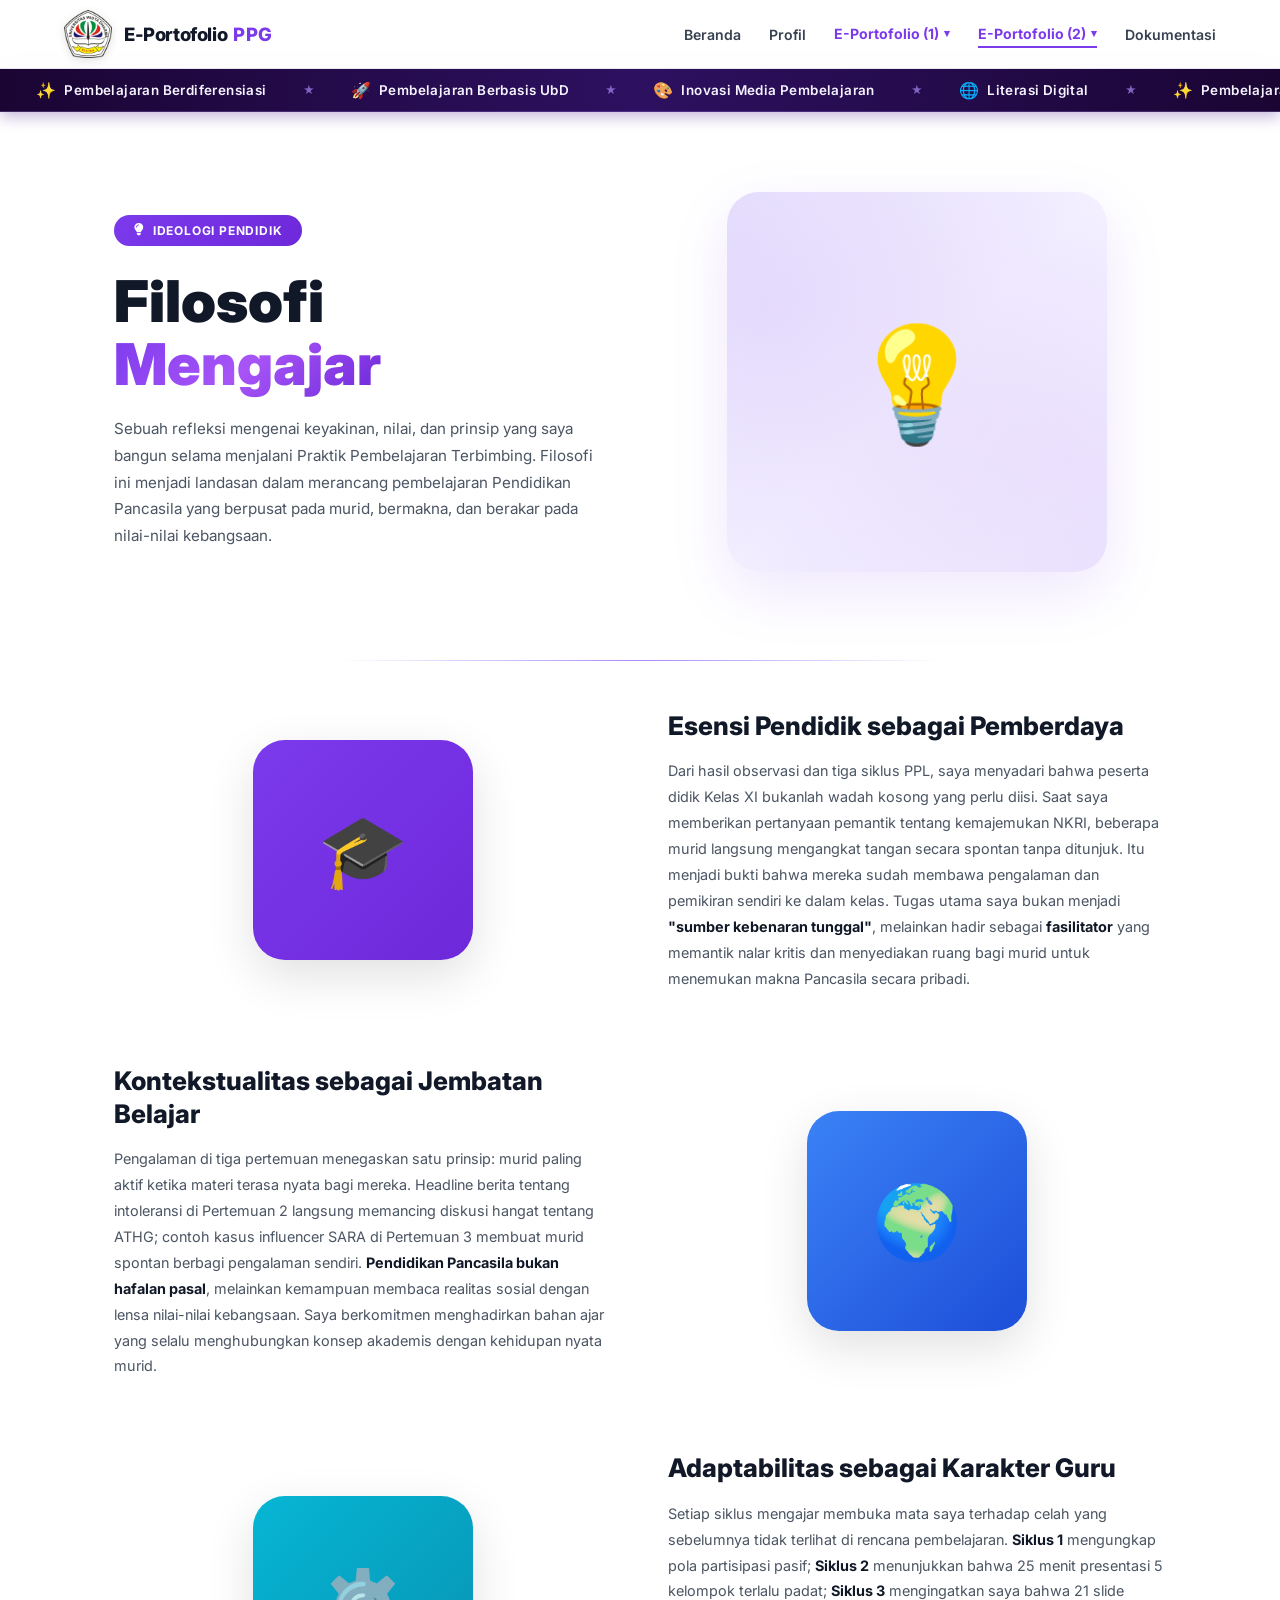
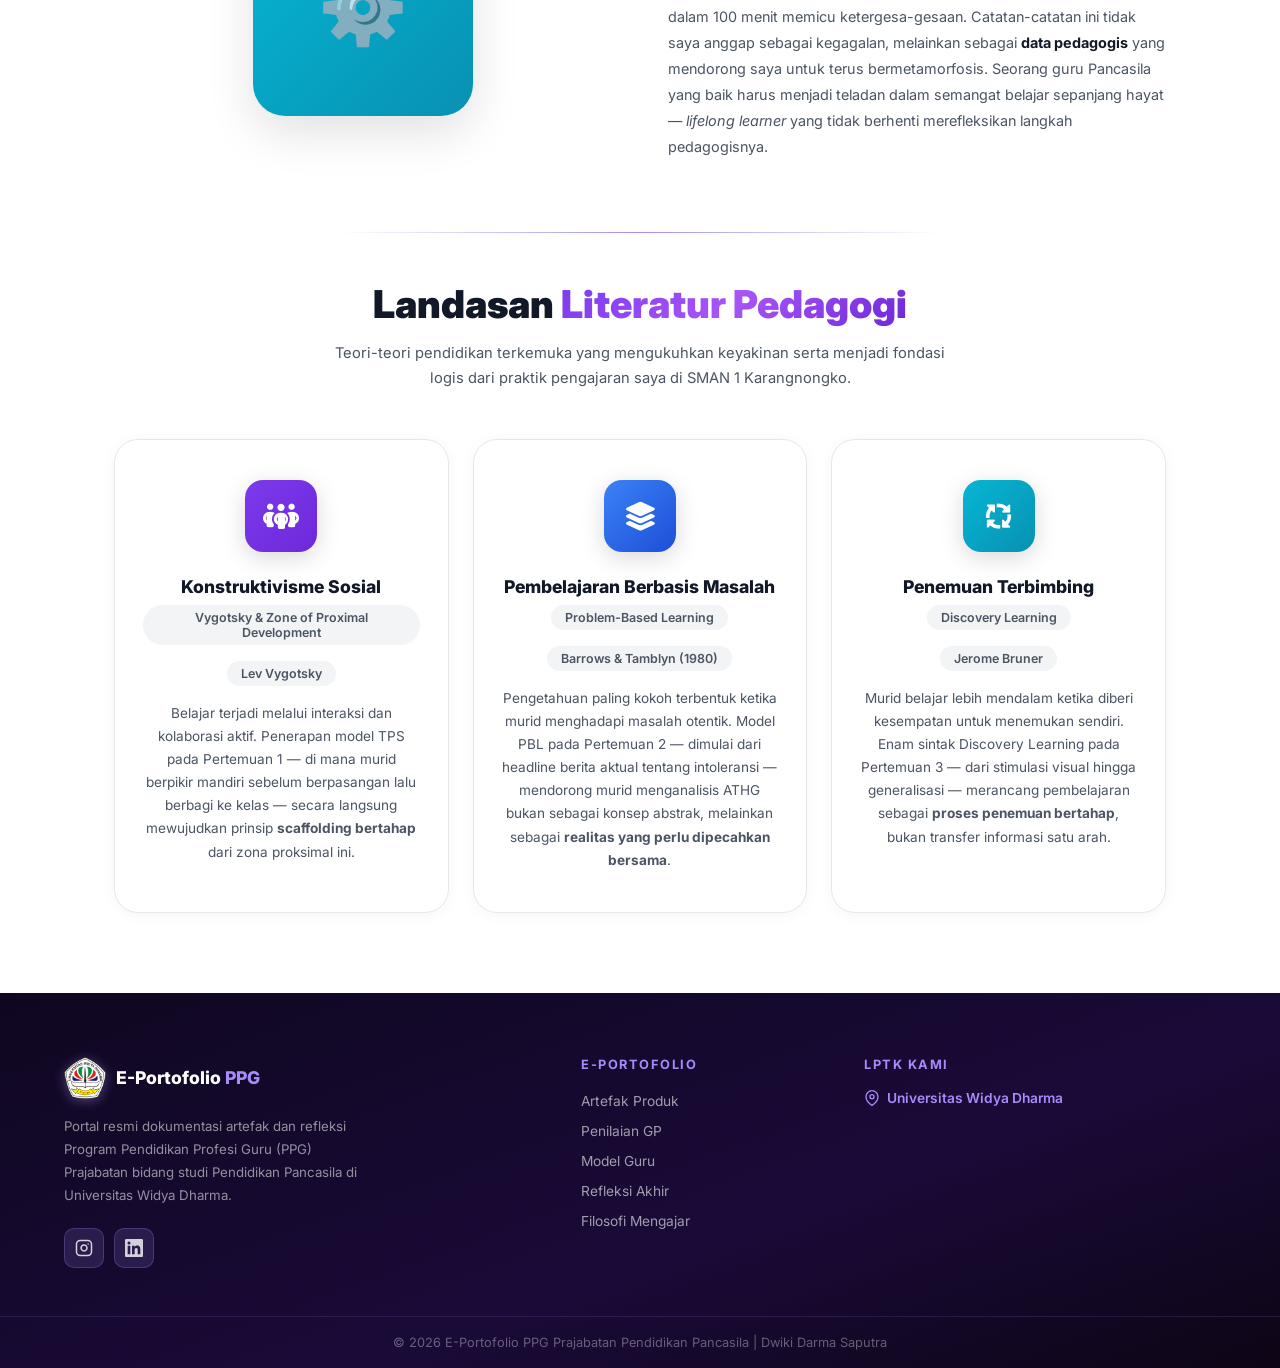
<file: E-Portopolio-PPG/filosofi-mengajar.html>
<!DOCTYPE html>
<html lang="id">

<head>
  <meta charset="UTF-8" />
  <meta name="viewport" content="width=device-width, initial-scale=1.0" />
  <title>Filosofi Mengajar – E-Portofolio PPG</title>
  <meta name="description" content="Filosofi Mengajar Dwiki Darma Saputra – Refleksi keyakinan, nilai, dan prinsip selama Praktik Pembelajaran Terbimbing Pendidikan Pancasila." />
  <link rel="icon" href="unwidha_logo.png" type="image/png" />
  <link rel="preconnect" href="https://fonts.googleapis.com" />
  <link rel="preconnect" href="https://fonts.gstatic.com" crossorigin />
  <link href="https://fonts.googleapis.com/css2?family=Inter:wght@300;400;500;600;700;800;900&family=Playfair+Display:wght@700;800&display=swap" rel="stylesheet" />
  <link rel="stylesheet" href="https://cdnjs.cloudflare.com/ajax/libs/font-awesome/6.4.0/css/all.min.css" />
  <link rel="stylesheet" href="style.css" />
  <style>
    /* ===== PAGE WRAPPER ===== */
    .page-wrapper {
      padding-top: 132px;
      padding-bottom: 80px;
      min-height: 100vh;
    }

    /* ===== HERO HEADER ===== */
    .hero-filosofi {
      display: grid;
      grid-template-columns: 1fr 1fr;
      gap: 56px;
      align-items: center;
      max-width: 1100px;
      margin: 0 auto;
      padding: 60px 24px 40px;
      animation: artFadeUp .7s ease both;
    }
    .hero-text .art-badge {
      display: inline-flex;
      align-items: center;
      gap: 8px;
      background: linear-gradient(135deg, var(--purple-main), #6d28d9);
      color: #fff;
      font-size: .75rem;
      font-weight: 700;
      padding: 8px 20px;
      border-radius: 50px;
      letter-spacing: .8px;
      text-transform: uppercase;
      margin-bottom: 24px;
    }
    .hero-text .art-badge i { font-size: .8rem; }
    .hero-text h1 {
      font-family: 'Inter', sans-serif;
      font-weight: 900;
      font-size: clamp(2.2rem, 5vw, 3.6rem);
      color: var(--gray-900);
      line-height: 1.1;
      margin-bottom: 20px;
    }
    .hero-text h1 .text-gradient {
      background: linear-gradient(135deg, var(--purple-main), #a855f7, #6d28d9);
      -webkit-background-clip: text;
      -webkit-text-fill-color: transparent;
      background-clip: text;
    }
    .hero-text .subtitle {
      font-size: .95rem;
      color: var(--gray-600);
      line-height: 1.75;
      max-width: 520px;
    }
    .hero-visual {
      display: flex;
      justify-content: center;
      align-items: center;
    }
    .hero-illustration {
      width: 100%;
      max-width: 380px;
      aspect-ratio: 1;
      background: linear-gradient(135deg, var(--purple-pale), #f5f3ff, #ede9fe);
      border-radius: 32px;
      display: flex;
      align-items: center;
      justify-content: center;
      box-shadow: 0 20px 60px rgba(124,58,237,.12);
      position: relative;
      overflow: hidden;
    }
    .hero-illustration::before {
      content: '';
      position: absolute;
      width: 200%;
      height: 200%;
      background: radial-gradient(circle at 30% 40%, rgba(124,58,237,.1) 0%, transparent 50%),
                  radial-gradient(circle at 70% 60%, rgba(168,85,247,.08) 0%, transparent 50%);
      animation: floatBg 8s ease-in-out infinite;
    }
    @keyframes floatBg {
      0%, 100% { transform: translate(0, 0); }
      50% { transform: translate(-5%, -5%); }
    }
    .hero-illustration .hero-emoji {
      font-size: 7rem;
      z-index: 1;
      animation: floatIcon 4s ease-in-out infinite;
    }
    @keyframes floatIcon {
      0%, 100% { transform: translateY(0); }
      50% { transform: translateY(-12px); }
    }
    @keyframes artFadeUp {
      from { opacity: 0; transform: translateY(24px); }
      to { opacity: 1; transform: translateY(0); }
    }

    /* ===== SECTION DIVIDER ===== */
    .section-divider {
      border: none;
      height: 1px;
      background: linear-gradient(90deg, transparent, var(--purple-light), transparent);
      max-width: 600px;
      margin: 48px auto;
    }

    /* ===== PHILOSOPHY CARDS ===== */
    .philosophy-section {
      max-width: 1100px;
      margin: 0 auto;
      padding: 0 24px;
    }
    .philosophy-card {
      display: grid;
      grid-template-columns: 1fr 1fr;
      gap: 56px;
      align-items: center;
      margin-bottom: 72px;
      animation: artFadeUp .7s ease both;
    }
    .philosophy-card.reverse {
      direction: rtl;
    }
    .philosophy-card.reverse > * {
      direction: ltr;
    }

    .philosophy-visual {
      display: flex;
      justify-content: center;
    }
    .philosophy-icon-box {
      width: 220px;
      height: 220px;
      border-radius: 32px;
      display: flex;
      align-items: center;
      justify-content: center;
      position: relative;
      box-shadow: 0 16px 48px rgba(0,0,0,.12);
    }
    .philosophy-icon-box .phil-emoji {
      font-size: 4.5rem;
      animation: floatIcon 4s ease-in-out infinite;
      z-index: 1;
    }
    .bg-purple-glow {
      background: linear-gradient(135deg, #7c3aed, #6d28d9);
    }
    .bg-blue-glow {
      background: linear-gradient(135deg, #3b82f6, #1d4ed8);
    }
    .bg-cyan-glow {
      background: linear-gradient(135deg, #06b6d4, #0891b2);
    }

    .philosophy-content h2 {
      font-family: 'Inter', sans-serif;
      font-weight: 800;
      font-size: 1.6rem;
      color: var(--gray-900);
      margin-bottom: 16px;
      line-height: 1.3;
    }
    .philosophy-content p {
      font-size: .9rem;
      color: var(--gray-600);
      line-height: 1.8;
    }
    .philosophy-content p strong {
      color: var(--gray-900);
    }

    /* ===== LITERATUR SECTION ===== */
    .literatur-section {
      max-width: 1100px;
      margin: 0 auto;
      padding: 0 24px;
    }
    .literatur-header {
      text-align: center;
      margin-bottom: 48px;
    }
    .literatur-header h2 {
      font-family: 'Inter', sans-serif;
      font-weight: 900;
      font-size: clamp(1.6rem, 4vw, 2.4rem);
      color: var(--gray-900);
      margin-bottom: 14px;
    }
    .literatur-header h2 .text-gradient {
      background: linear-gradient(135deg, var(--purple-main), #a855f7, #6d28d9);
      -webkit-background-clip: text;
      -webkit-text-fill-color: transparent;
      background-clip: text;
    }
    .literatur-header p {
      font-size: .92rem;
      color: var(--gray-600);
      max-width: 640px;
      margin: 0 auto;
      line-height: 1.7;
    }
    .literatur-grid {
      display: grid;
      grid-template-columns: repeat(3, 1fr);
      gap: 24px;
    }
    .literatur-card {
      background: #fff;
      border: 1px solid var(--gray-200);
      border-radius: 24px;
      padding: 40px 28px;
      text-align: center;
      transition: var(--transition);
      box-shadow: 0 2px 16px rgba(0,0,0,.04);
      position: relative;
      overflow: hidden;
    }
    .literatur-card::before {
      content: '';
      position: absolute;
      top: 0; left: 0; right: 0;
      height: 4px;
      background: linear-gradient(90deg, var(--purple-main), var(--purple-light));
      opacity: 0;
      transition: opacity .3s ease;
    }
    .literatur-card:hover {
      transform: translateY(-6px);
      box-shadow: 0 16px 48px rgba(124,58,237,.12);
      border-color: var(--purple-light);
    }
    .literatur-card:hover::before {
      opacity: 1;
    }
    .literatur-icon {
      width: 72px;
      height: 72px;
      border-radius: 18px;
      display: flex;
      align-items: center;
      justify-content: center;
      font-size: 1.8rem;
      color: #fff;
      margin: 0 auto 24px;
      box-shadow: 0 6px 24px rgba(0,0,0,.15);
    }
    .literatur-icon.bg-lit-purple {
      background: linear-gradient(135deg, #7c3aed, #6d28d9);
    }
    .literatur-icon.bg-lit-blue {
      background: linear-gradient(135deg, #3b82f6, #1d4ed8);
    }
    .literatur-icon.bg-lit-cyan {
      background: linear-gradient(135deg, #06b6d4, #0891b2);
    }
    .literatur-card h3 {
      font-size: 1.1rem;
      font-weight: 800;
      color: var(--gray-900);
      margin-bottom: 8px;
    }
    .literatur-subtitle {
      display: inline-block;
      font-size: .78rem;
      color: var(--gray-600);
      background: var(--gray-100);
      padding: 5px 14px;
      border-radius: 50px;
      font-weight: 600;
      margin-bottom: 16px;
    }
    .literatur-author {
      display: inline-block;
      font-size: .78rem;
      color: var(--gray-600);
      background: var(--gray-100);
      padding: 5px 14px;
      border-radius: 50px;
      font-weight: 600;
      margin-bottom: 16px;
    }
    .literatur-card p {
      font-size: .85rem;
      color: var(--gray-600);
      line-height: 1.7;
    }

    /* ===== RESPONSIVE ===== */
    @media (max-width: 900px) {
      .hero-filosofi {
        grid-template-columns: 1fr;
        text-align: center;
        gap: 32px;
        padding: 40px 24px 24px;
      }
      .hero-text .subtitle { margin: 0 auto; }
      .hero-illustration { max-width: 260px; }
      .philosophy-card,
      .philosophy-card.reverse {
        grid-template-columns: 1fr;
        direction: ltr;
        text-align: center;
        gap: 28px;
      }
      .philosophy-icon-box { width: 160px; height: 160px; margin: 0 auto; }
      .literatur-grid { grid-template-columns: 1fr; max-width: 400px; margin: 0 auto; }
    }
    @media (max-width: 600px) {
      .hero-text h1 { font-size: 2rem; }
      .philosophy-content h2 { font-size: 1.3rem; }
      .hero-illustration { max-width: 200px; }
      .hero-illustration .hero-emoji { font-size: 5rem; }
    }
  </style>
</head>

<body>

  <!-- NAV -->
  <nav class="navbar" id="navbar">
    <div class="nav-inner">
      <a href="index.html" class="nav-brand" aria-label="E-Portofolio PPG">
        <img src="unwidha_logo.png" alt="Logo Universitas Widya Dharma" class="unwidha-logo-img" />
        <span class="nav-brand-text">
          <span class="brand-eporto">E-Portofolio</span><span class="brand-ppg"> PPG</span>
        </span>
      </a>
      <ul class="nav-links" id="nav-links">
        <li><a href="index.html">Beranda</a></li>
        <li><a href="profil.html">Profil</a></li>
        <li class="nav-dropdown">
          <a href="#" class="nav-dropdown-toggle" id="eporto1-toggle">E-Portofolio (1) <span class="nav-arrow">&#9662;</span></a>
          <ul class="nav-dropdown-menu" id="eporto1-menu">
            <li><a href="artefak-produk.html"><span>📦</span> Artefak Produk</a></li>
            <li><a href="penilaian-gp.html"><span>⭐</span> Penilaian GP</a></li>
            <li><a href="model-guru.html"><span>👨‍🏫</span> Model Guru</a></li>
          </ul>
        </li>
        <li class="nav-dropdown">
          <a href="#" class="nav-dropdown-toggle nav-active" id="eporto2-toggle">E-Portofolio (2) <span class="nav-arrow">&#9662;</span></a>
          <ul class="nav-dropdown-menu" id="eporto2-menu">
            <li><a href="refleksi.html"><span>📖</span> Refleksi Akhir</a></li>
            <li><a href="filosofi-mengajar.html" class="nav-active"><span>💡</span> Filosofi Mengajar</a></li>
          </ul>
        </li>
        <li><a href="dokumentasi.html">Dokumentasi</a></li>
      </ul>
      <button class="hamburger" id="hamburger" aria-label="Menu">&#9776;</button>
    </div>
  </nav>

  <!-- TICKER -->
  <div class="ticker-wrap" id="ticker-bar" aria-label="Highlight Pembelajaran">
    <div class="ticker-track">
      <span class="ticker-item"><span class="ticker-emoji">✨</span>Pembelajaran Berdiferensiasi</span>
      <span class="ticker-dot">★</span>
      <span class="ticker-item"><span class="ticker-emoji">🚀</span>Pembelajaran Berbasis UbD</span>
      <span class="ticker-dot">★</span>
      <span class="ticker-item"><span class="ticker-emoji">🎨</span>Inovasi Media Pembelajaran</span>
      <span class="ticker-dot">★</span>
      <span class="ticker-item"><span class="ticker-emoji">🌐</span>Literasi Digital</span>
      <span class="ticker-dot">★</span>
      <span class="ticker-item"><span class="ticker-emoji">✨</span>Pembelajaran Berdiferensiasi</span>
      <span class="ticker-dot">★</span>
      <span class="ticker-item"><span class="ticker-emoji">🚀</span>Pembelajaran Berbasis UbD</span>
      <span class="ticker-dot">★</span>
      <span class="ticker-item"><span class="ticker-emoji">🎨</span>Inovasi Media Pembelajaran</span>
      <span class="ticker-dot">★</span>
      <span class="ticker-item"><span class="ticker-emoji">🌐</span>Literasi Digital</span>
      <span class="ticker-dot">★</span>
    </div>
  </div>

  <!-- MAIN CONTENT -->
  <main class="page-wrapper">

    <!-- HERO SECTION -->
    <div class="hero-filosofi">
      <div class="hero-text">
        <span class="art-badge"><i class="fa-solid fa-lightbulb"></i> Ideologi Pendidik</span>
        <h1>Filosofi<br><span class="text-gradient">Mengajar</span></h1>
        <p class="subtitle">Sebuah refleksi mengenai keyakinan, nilai, dan prinsip yang saya bangun selama menjalani Praktik Pembelajaran Terbimbing. Filosofi ini menjadi landasan dalam merancang pembelajaran Pendidikan Pancasila yang berpusat pada murid, bermakna, dan berakar pada nilai-nilai kebangsaan.</p>
      </div>
      <div class="hero-visual">
        <div class="hero-illustration">
          <span class="hero-emoji">💡</span>
        </div>
      </div>
    </div>

    <hr class="section-divider" />

    <!-- PHILOSOPHY 1: Esensi Pendidik -->
    <div class="philosophy-section">
      <div class="philosophy-card" data-aos="fade-up">
        <div class="philosophy-visual">
          <div class="philosophy-icon-box bg-purple-glow">
            <span class="phil-emoji">🎓</span>
          </div>
        </div>
        <div class="philosophy-content">
          <h2>Esensi Pendidik sebagai Pemberdaya</h2>
          <p>Dari hasil observasi dan tiga siklus PPL, saya menyadari bahwa peserta didik Kelas XI bukanlah wadah kosong yang perlu diisi. Saat saya memberikan pertanyaan pemantik tentang kemajemukan NKRI, beberapa murid langsung mengangkat tangan secara spontan tanpa ditunjuk. Itu menjadi bukti bahwa mereka sudah membawa pengalaman dan pemikiran sendiri ke dalam kelas. Tugas utama saya bukan menjadi <strong>"sumber kebenaran tunggal"</strong>, melainkan hadir sebagai <strong>fasilitator</strong> yang memantik nalar kritis dan menyediakan ruang bagi murid untuk menemukan makna Pancasila secara pribadi.</p>
        </div>
      </div>

      <!-- PHILOSOPHY 2: Kontekstualitas -->
      <div class="philosophy-card reverse" data-aos="fade-up">
        <div class="philosophy-visual">
          <div class="philosophy-icon-box bg-blue-glow">
            <span class="phil-emoji">🌍</span>
          </div>
        </div>
        <div class="philosophy-content">
          <h2>Kontekstualitas sebagai Jembatan Belajar</h2>
          <p>Pengalaman di tiga pertemuan menegaskan satu prinsip: murid paling aktif ketika materi terasa nyata bagi mereka. Headline berita tentang intoleransi di Pertemuan 2 langsung memancing diskusi hangat tentang ATHG; contoh kasus influencer SARA di Pertemuan 3 membuat murid spontan berbagi pengalaman sendiri. <strong>Pendidikan Pancasila bukan hafalan pasal</strong>, melainkan kemampuan membaca realitas sosial dengan lensa nilai-nilai kebangsaan. Saya berkomitmen menghadirkan bahan ajar yang selalu menghubungkan konsep akademis dengan kehidupan nyata murid.</p>
        </div>
      </div>

      <!-- PHILOSOPHY 3: Adaptabilitas -->
      <div class="philosophy-card" data-aos="fade-up">
        <div class="philosophy-visual">
          <div class="philosophy-icon-box bg-cyan-glow">
            <span class="phil-emoji">⚙️</span>
          </div>
        </div>
        <div class="philosophy-content">
          <h2>Adaptabilitas sebagai Karakter Guru</h2>
          <p>Setiap siklus mengajar membuka mata saya terhadap celah yang sebelumnya tidak terlihat di rencana pembelajaran. <strong>Siklus 1</strong> mengungkap pola partisipasi pasif; <strong>Siklus 2</strong> menunjukkan bahwa 25 menit presentasi 5 kelompok terlalu padat; <strong>Siklus 3</strong> mengingatkan saya bahwa 21 slide dalam 100 menit memicu ketergesa-gesaan. Catatan-catatan ini tidak saya anggap sebagai kegagalan, melainkan sebagai <strong>data pedagogis</strong> yang mendorong saya untuk terus bermetamorfosis. Seorang guru Pancasila yang baik harus menjadi teladan dalam semangat belajar sepanjang hayat — <em>lifelong learner</em> yang tidak berhenti merefleksikan langkah pedagogisnya.</p>
        </div>
      </div>
    </div>

    <hr class="section-divider" />

    <!-- LANDASAN LITERATUR PEDAGOGI -->
    <section class="literatur-section" data-aos="fade-up">
      <div class="literatur-header">
        <h2>Landasan <span class="text-gradient">Literatur Pedagogi</span></h2>
        <p>Teori-teori pendidikan terkemuka yang mengukuhkan keyakinan serta menjadi fondasi logis dari praktik pengajaran saya di SMAN 1 Karangnongko.</p>
      </div>

      <div class="literatur-grid">
        <!-- Card 1: Konstruktivisme Sosial -->
        <div class="literatur-card" data-aos="fade-up">
          <div class="literatur-icon bg-lit-purple">
            <i class="fa-solid fa-people-group"></i>
          </div>
          <h3>Konstruktivisme Sosial</h3>
          <span class="literatur-subtitle">Vygotsky & Zone of Proximal Development</span>
          <br>
          <span class="literatur-author">Lev Vygotsky</span>
          <p>Belajar terjadi melalui interaksi dan kolaborasi aktif. Penerapan model TPS pada Pertemuan 1 — di mana murid berpikir mandiri sebelum berpasangan lalu berbagi ke kelas — secara langsung mewujudkan prinsip <strong>scaffolding bertahap</strong> dari zona proksimal ini.</p>
        </div>

        <!-- Card 2: Pembelajaran Berbasis Masalah -->
        <div class="literatur-card" data-aos="fade-up">
          <div class="literatur-icon bg-lit-blue">
            <i class="fa-solid fa-layer-group"></i>
          </div>
          <h3>Pembelajaran Berbasis Masalah</h3>
          <span class="literatur-subtitle">Problem-Based Learning</span>
          <br>
          <span class="literatur-author">Barrows & Tamblyn (1980)</span>
          <p>Pengetahuan paling kokoh terbentuk ketika murid menghadapi masalah otentik. Model PBL pada Pertemuan 2 — dimulai dari headline berita aktual tentang intoleransi — mendorong murid menganalisis ATHG bukan sebagai konsep abstrak, melainkan sebagai <strong>realitas yang perlu dipecahkan bersama</strong>.</p>
        </div>

        <!-- Card 3: Penemuan Terbimbing -->
        <div class="literatur-card" data-aos="fade-up">
          <div class="literatur-icon bg-lit-cyan">
            <i class="fa-solid fa-arrows-spin"></i>
          </div>
          <h3>Penemuan Terbimbing</h3>
          <span class="literatur-subtitle">Discovery Learning</span>
          <br>
          <span class="literatur-author">Jerome Bruner</span>
          <p>Murid belajar lebih mendalam ketika diberi kesempatan untuk menemukan sendiri. Enam sintak Discovery Learning pada Pertemuan 3 — dari stimulasi visual hingga generalisasi — merancang pembelajaran sebagai <strong>proses penemuan bertahap</strong>, bukan transfer informasi satu arah.</p>
        </div>
      </div>
    </section>

  </main>

  <!-- FOOTER (sama persis dengan Artefak Produk) -->
  <footer class="footer-new">
    <div class="footer-top">
      <div class="container footer-grid">
        <div class="footer-col">
          <div class="footer-brand">
            <img src="unwidha_logo.png" alt="Logo Unwidha" class="footer-logo-img" />
            <span class="footer-brand-name"><span class="fb-eporto">E-Portofolio</span><span class="fb-ppg"> PPG</span></span>
          </div>
          <p class="footer-desc">Portal resmi dokumentasi artefak dan refleksi Program Pendidikan Profesi Guru (PPG) Prajabatan bidang studi Pendidikan Pancasila di Universitas Widya Dharma.</p>
          <div class="footer-socials">
            <a href="https://www.instagram.com/ikdrsptra_/" target="_blank" rel="noopener" class="footer-social-btn" aria-label="Instagram">
              <svg xmlns="http://www.w3.org/2000/svg" width="18" height="18" viewBox="0 0 24 24" fill="none" stroke="currentColor" stroke-width="2" stroke-linecap="round" stroke-linejoin="round"><rect x="2" y="2" width="20" height="20" rx="5" ry="5"/><path d="M16 11.37A4 4 0 1 1 12.63 8 4 4 0 0 1 16 11.37z"/><line x1="17.5" y1="6.5" x2="17.51" y2="6.5"/></svg>
            </a>
            <a href="https://www.linkedin.com/in/dwikidarmasaputra080502" target="_blank" rel="noopener" class="footer-social-btn" aria-label="LinkedIn">
              <svg xmlns="http://www.w3.org/2000/svg" width="18" height="18" viewBox="0 0 24 24" fill="currentColor"><path d="M20.447 20.452h-3.554v-5.569c0-1.328-.027-3.037-1.852-3.037-1.853 0-2.136 1.445-2.136 2.939v5.667H9.351V9h3.414v1.561h.046c.477-.9 1.637-1.85 3.37-1.85 3.601 0 4.267 2.37 4.267 5.455v6.286zM5.337 7.433a2.062 2.062 0 0 1-2.063-2.065 2.064 2.064 0 1 1 2.063 2.065zm1.782 13.019H3.555V9h3.564v11.452zM22.225 0H1.771C.792 0 0 .774 0 1.729v20.542C0 23.227.792 24 1.771 24h20.451C23.2 24 24 23.227 24 22.271V1.729C24 .774 23.2 0 22.222 0h.003z"/></svg>
            </a>
          </div>
        </div>
        <div class="footer-col">
          <h4 class="footer-col-title">E-Portofolio</h4>
          <ul class="footer-links">
            <li><a href="artefak-produk.html">Artefak Produk</a></li>
            <li><a href="penilaian-gp.html">Penilaian GP</a></li>
            <li><a href="model-guru.html">Model Guru</a></li>
            <li><a href="refleksi.html">Refleksi Akhir</a></li>
            <li><a href="filosofi-mengajar.html">Filosofi Mengajar</a></li>
          </ul>
        </div>
        <div class="footer-col">
          <h4 class="footer-col-title">LPTK Kami</h4>
          <a href="https://maps.app.goo.gl/tfwrJ8PoLEfRgoeG6" target="_blank" rel="noopener" class="footer-lptk-link">
            <svg xmlns="http://www.w3.org/2000/svg" width="16" height="16" viewBox="0 0 24 24" fill="none" stroke="currentColor" stroke-width="2" stroke-linecap="round" stroke-linejoin="round"><path d="M21 10c0 7-9 13-9 13s-9-6-9-13a9 9 0 0 1 18 0z"/><circle cx="12" cy="10" r="3"/></svg>
            Universitas Widya Dharma
          </a>
          <div class="footer-map-embed">
            <iframe src="https://www.google.com/maps/embed?pb=!1m18!1m12!1m3!1d3952.697!2d110.6047!3d-7.7128!2m3!1f0!2f0!3f0!3m2!1i1024!2i768!4f13.1!3m3!1m2!1s0x2e7a3c1b3e000001%3A0x1!2sUniversitas+Widya+Dharma+Klaten!5e0!3m2!1sid!2sid!4v1" width="100%" height="140" style="border:0; border-radius:10px; opacity:.85;" allowfullscreen="" loading="lazy" referrerpolicy="no-referrer-when-downgrade"></iframe>
          </div>
        </div>
      </div>
    </div>
    <div class="footer-bottom">
      <div class="container">
        <p>&copy; 2026 E-Portofolio PPG Prajabatan Pendidikan Pancasila | Dwiki Darma Saputra</p>
      </div>
    </div>
  </footer>

  <script src="script.js"></script>
</body>
</html>
</file>
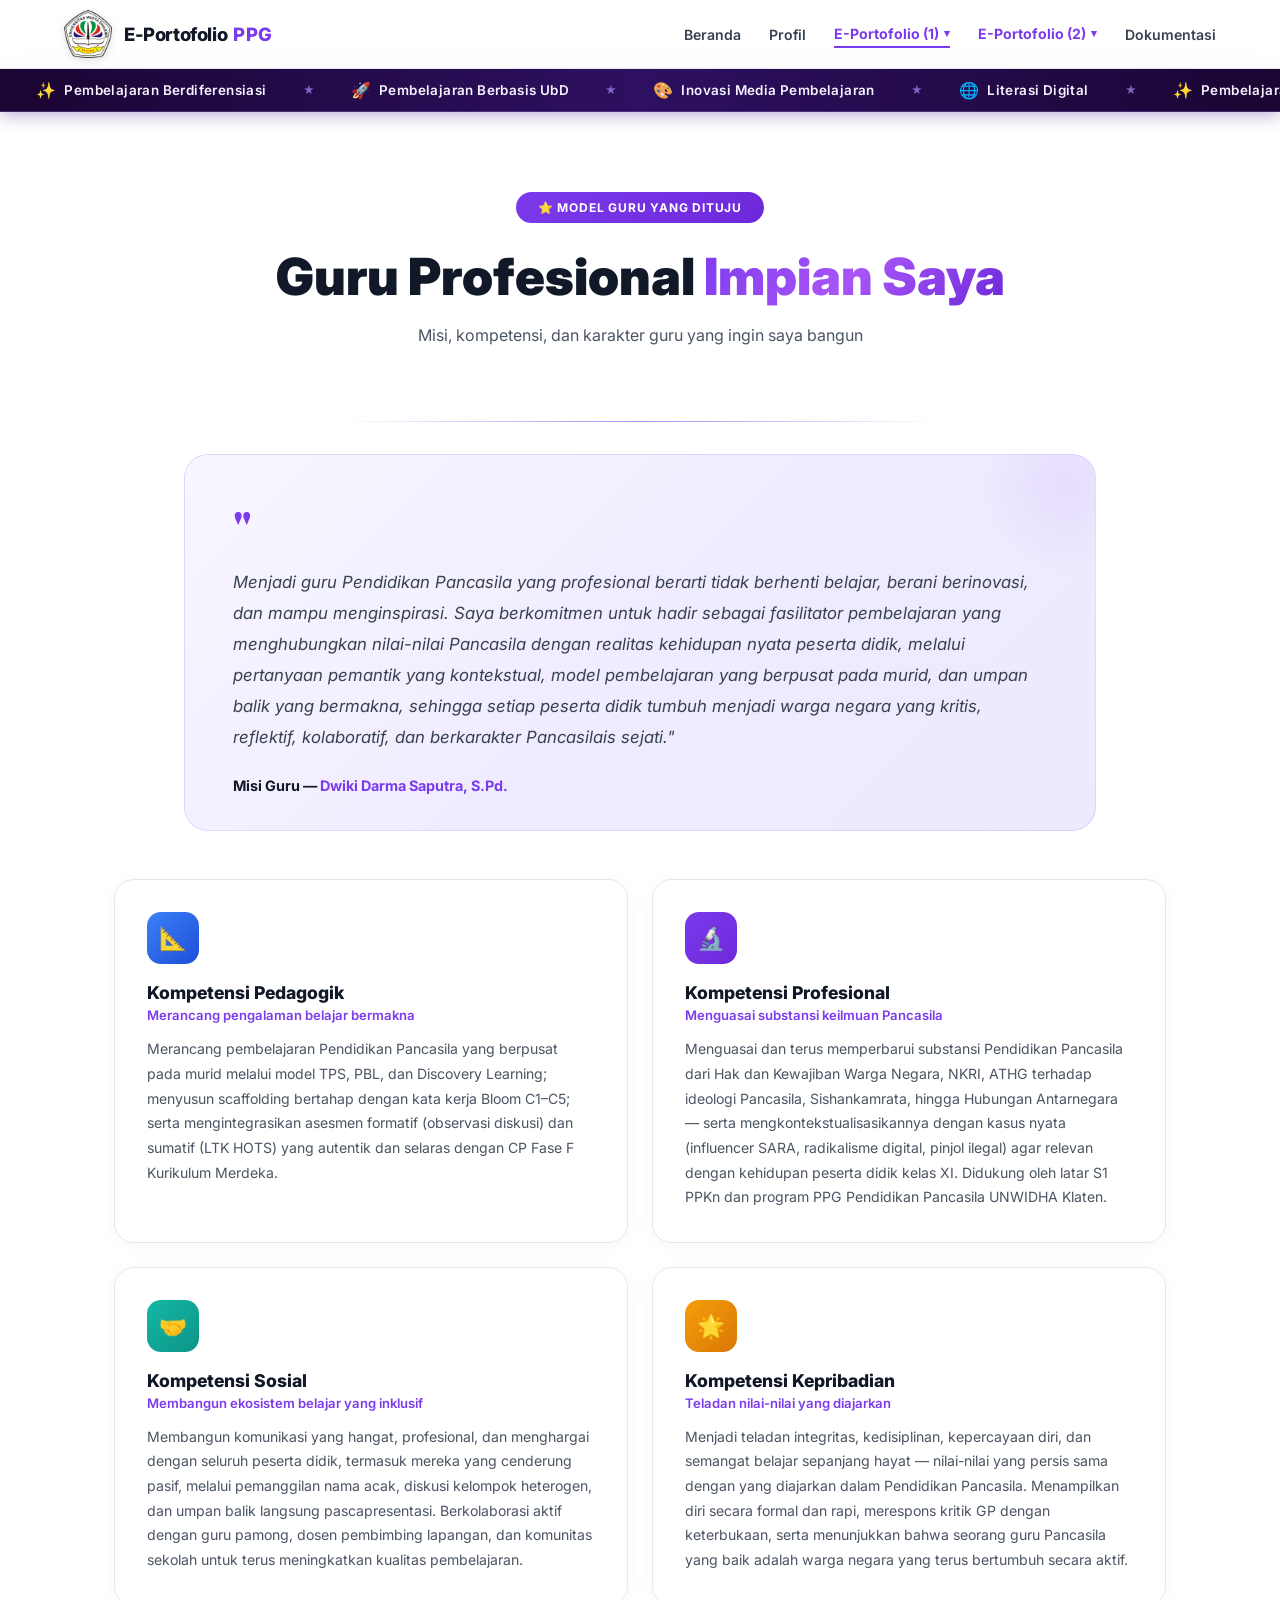
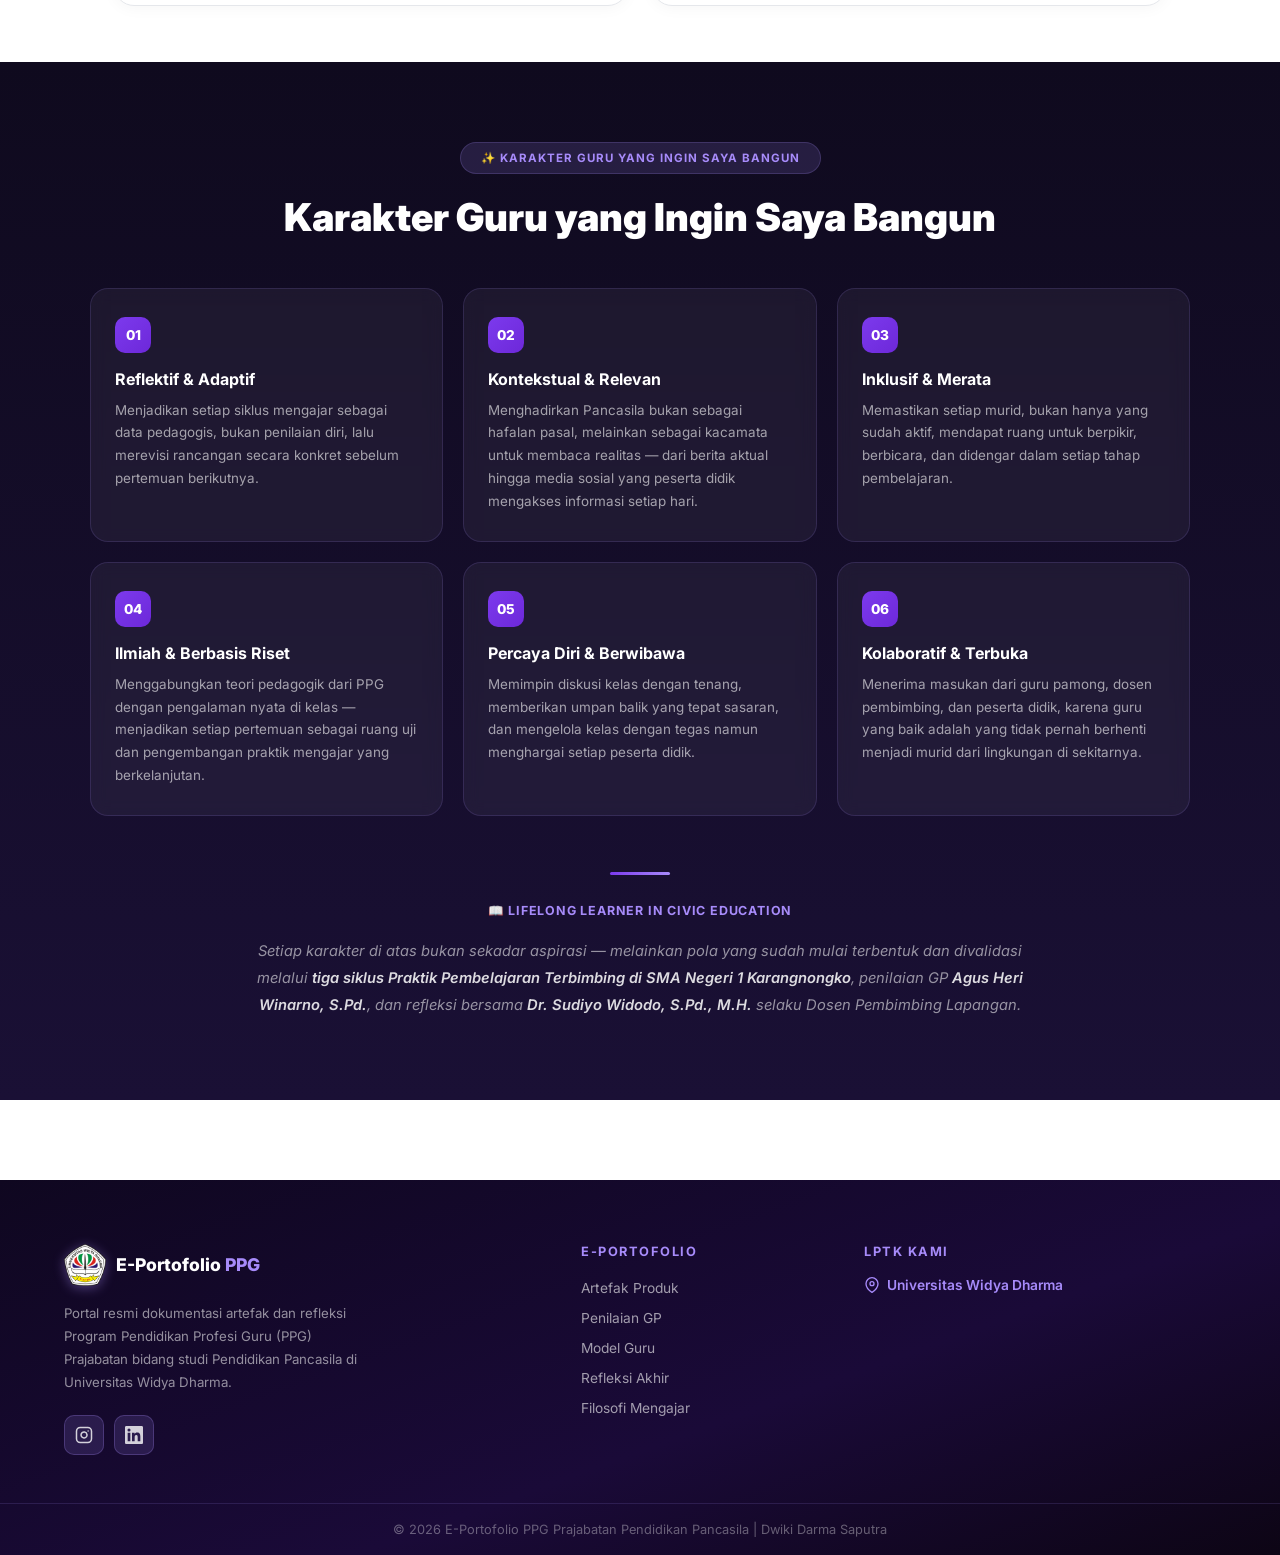
<file: E-Portopolio-PPG/model-guru.html>
<!DOCTYPE html>
<html lang="id">

<head>
  <meta charset="UTF-8" />
  <meta name="viewport" content="width=device-width, initial-scale=1.0" />
  <title>Model Guru – E-Portofolio PPG</title>
  <meta name="description" content="Model Guru yang Dituju – Misi, kompetensi, dan karakter guru profesional Dwiki Darma Saputra dalam Pendidikan Pancasila." />
  <link rel="icon" href="unwidha_logo.png" type="image/png" />
  <link rel="preconnect" href="https://fonts.googleapis.com" />
  <link rel="preconnect" href="https://fonts.gstatic.com" crossorigin />
  <link href="https://fonts.googleapis.com/css2?family=Inter:wght@300;400;500;600;700;800;900&family=Playfair+Display:wght@700;800&display=swap" rel="stylesheet" />
  <link rel="stylesheet" href="style.css" />
  <style>
    /* ===== PAGE WRAPPER ===== */
    .page-wrapper {
      padding-top: 132px;
      padding-bottom: 80px;
      min-height: 100vh;
    }

    /* ===== HERO HEADER ===== */
    .mg-header {
      text-align: center;
      padding: 60px 24px 40px;
      animation: mgFadeUp .7s ease both;
    }
    .mg-badge {
      display: inline-flex;
      align-items: center;
      gap: 8px;
      background: linear-gradient(135deg, var(--purple-main), #6d28d9);
      color: #fff;
      font-size: .75rem;
      font-weight: 700;
      padding: 8px 22px;
      border-radius: 50px;
      letter-spacing: .8px;
      text-transform: uppercase;
      margin-bottom: 24px;
    }
    .mg-title {
      font-family: 'Inter', sans-serif;
      font-weight: 900;
      font-size: clamp(2rem, 5vw, 3.2rem);
      color: var(--gray-900);
      margin-bottom: 16px;
      line-height: 1.15;
    }
    .mg-title .text-gradient {
      background: linear-gradient(135deg, var(--purple-main), #a855f7, #6d28d9);
      -webkit-background-clip: text;
      -webkit-text-fill-color: transparent;
      background-clip: text;
    }
    .mg-subtitle {
      font-size: 1rem;
      color: var(--gray-600);
      max-width: 600px;
      margin: 0 auto;
      line-height: 1.7;
    }

    @keyframes mgFadeUp {
      from { opacity: 0; transform: translateY(24px); }
      to { opacity: 1; transform: translateY(0); }
    }

    /* ===== SECTION DIVIDER ===== */
    .section-divider {
      border: none;
      height: 1px;
      background: linear-gradient(90deg, transparent, var(--purple-light), transparent);
      max-width: 600px;
      margin: 32px auto;
    }

    /* ===== QUOTE BLOCK ===== */
    .mg-quote-section {
      max-width: 960px;
      margin: 0 auto 48px;
      padding: 0 24px;
      animation: mgFadeUp .7s ease .2s both;
    }
    .mg-quote-card {
      position: relative;
      background: linear-gradient(135deg, #f8f6ff 0%, #f0ecff 50%, #ede9fe 100%);
      border: 1px solid rgba(167, 139, 250, .25);
      border-radius: 24px;
      padding: 48px 48px 36px;
      overflow: hidden;
    }
    .mg-quote-card::before {
      content: '';
      position: absolute;
      top: -60px;
      right: -60px;
      width: 180px;
      height: 180px;
      background: radial-gradient(circle, rgba(124,58,237,.08) 0%, transparent 70%);
      border-radius: 50%;
    }
    .mg-quote-mark {
      font-size: 3rem;
      color: var(--purple-main);
      font-family: 'Playfair Display', serif;
      font-weight: 800;
      line-height: 1;
      margin-bottom: 16px;
      display: block;
    }
    .mg-quote-text {
      font-size: 1.05rem;
      font-style: italic;
      color: var(--gray-700);
      line-height: 1.85;
      margin-bottom: 24px;
      position: relative;
      z-index: 1;
    }
    .mg-quote-author {
      font-size: .9rem;
      font-weight: 700;
      color: var(--gray-900);
    }
    .mg-quote-author span {
      color: var(--purple-main);
    }

    /* ===== KOMPETENSI GRID ===== */
    .mg-kompetensi-section {
      max-width: 1100px;
      margin: 0 auto 56px;
      padding: 0 24px;
    }
    .mg-kompetensi-grid {
      display: grid;
      grid-template-columns: repeat(2, 1fr);
      gap: 24px;
    }
    .mg-komp-card {
      background: #fff;
      border: 1px solid var(--gray-200);
      border-radius: 20px;
      padding: 32px;
      transition: var(--transition);
      box-shadow: 0 2px 16px rgba(0,0,0,.04);
      display: flex;
      flex-direction: column;
    }
    .mg-komp-card:hover {
      transform: translateY(-5px);
      box-shadow: 0 12px 40px rgba(124,58,237,.15);
      border-color: var(--purple-light);
    }
    .mg-komp-icon {
      width: 52px;
      height: 52px;
      border-radius: 14px;
      display: flex;
      align-items: center;
      justify-content: center;
      font-size: 1.4rem;
      color: #fff;
      margin-bottom: 18px;
      flex-shrink: 0;
    }
    .mg-komp-icon.bg-blue { background: linear-gradient(135deg, #3b82f6, #1d4ed8); }
    .mg-komp-icon.bg-purple { background: linear-gradient(135deg, var(--purple-main), #6d28d9); }
    .mg-komp-icon.bg-teal { background: linear-gradient(135deg, #14b8a6, #0d9488); }
    .mg-komp-icon.bg-amber { background: linear-gradient(135deg, #f59e0b, #d97706); }

    .mg-komp-title {
      font-size: 1.1rem;
      font-weight: 800;
      color: var(--gray-900);
      margin-bottom: 4px;
    }
    .mg-komp-subtitle {
      font-size: .82rem;
      font-weight: 600;
      color: var(--purple-main);
      margin-bottom: 14px;
    }
    .mg-komp-desc {
      font-size: .88rem;
      color: var(--gray-600);
      line-height: 1.75;
      flex: 1;
    }

    /* ===== KARAKTER SECTION ===== */
    .mg-karakter-section {
      background: linear-gradient(180deg, #0f0a1e 0%, #1a1035 100%);
      padding: 80px 24px;
      margin-top: 20px;
    }
    .mg-karakter-header {
      text-align: center;
      margin-bottom: 48px;
    }
    .mg-karakter-badge {
      display: inline-flex;
      align-items: center;
      gap: 8px;
      background: rgba(167, 139, 250, .15);
      color: var(--purple-light);
      font-size: .72rem;
      font-weight: 700;
      padding: 8px 20px;
      border-radius: 50px;
      letter-spacing: 1px;
      text-transform: uppercase;
      margin-bottom: 20px;
      border: 1px solid rgba(167, 139, 250, .2);
    }
    .mg-karakter-title {
      font-family: 'Inter', sans-serif;
      font-weight: 900;
      font-size: clamp(1.6rem, 4vw, 2.4rem);
      color: #fff;
      margin-bottom: 8px;
    }
    .mg-karakter-grid {
      display: grid;
      grid-template-columns: repeat(3, 1fr);
      gap: 20px;
      max-width: 1100px;
      margin: 0 auto 56px;
    }
    .mg-char-card {
      background: rgba(255,255,255,.05);
      border: 1px solid rgba(167, 139, 250, .15);
      border-radius: 18px;
      padding: 28px 24px;
      transition: var(--transition);
      backdrop-filter: blur(8px);
    }
    .mg-char-card:hover {
      background: rgba(255,255,255,.1);
      border-color: rgba(167, 139, 250, .35);
      transform: translateY(-4px);
      box-shadow: 0 12px 40px rgba(124,58,237,.2);
    }
    .mg-char-number {
      display: inline-flex;
      align-items: center;
      justify-content: center;
      width: 36px;
      height: 36px;
      background: linear-gradient(135deg, var(--purple-main), #6d28d9);
      color: #fff;
      font-weight: 800;
      font-size: .85rem;
      border-radius: 10px;
      margin-bottom: 16px;
    }
    .mg-char-title {
      font-size: 1rem;
      font-weight: 700;
      color: #fff;
      margin-bottom: 10px;
    }
    .mg-char-desc {
      font-size: .84rem;
      color: rgba(255,255,255,.6);
      line-height: 1.7;
    }

    /* ===== LIFELONG LEARNER QUOTE ===== */
    .mg-closing-quote {
      max-width: 900px;
      margin: 0 auto;
      text-align: center;
      padding: 0 24px;
    }
    .mg-closing-divider {
      width: 60px;
      height: 3px;
      background: linear-gradient(90deg, var(--purple-main), var(--purple-light));
      border-radius: 4px;
      margin: 0 auto 24px;
    }
    .mg-closing-label {
      display: inline-flex;
      align-items: center;
      gap: 6px;
      font-size: .78rem;
      font-weight: 700;
      color: var(--purple-light);
      letter-spacing: .8px;
      text-transform: uppercase;
      margin-bottom: 20px;
    }
    .mg-closing-text {
      font-size: .92rem;
      font-style: italic;
      color: rgba(255,255,255,.55);
      line-height: 1.85;
      max-width: 780px;
      margin: 0 auto;
    }
    .mg-closing-text strong {
      color: rgba(255,255,255,.85);
      font-weight: 600;
    }

    /* ===== RESPONSIVE ===== */
    @media (max-width: 900px) {
      .mg-kompetensi-grid { grid-template-columns: 1fr; }
      .mg-karakter-grid { grid-template-columns: 1fr 1fr; }
      .mg-quote-card { padding: 32px 28px 28px; }
    }
    @media (max-width: 600px) {
      .mg-header { padding: 40px 16px 28px; }
      .mg-karakter-grid { grid-template-columns: 1fr; }
      .mg-karakter-section { padding: 56px 16px; }
      .mg-quote-card { padding: 28px 20px 24px; }
      .mg-quote-text { font-size: .95rem; }
    }
  </style>
</head>

<body>

  <!-- NAV -->
  <nav class="navbar" id="navbar">
    <div class="nav-inner">
      <a href="index.html" class="nav-brand" aria-label="E-Portofolio PPG">
        <img src="unwidha_logo.png" alt="Logo Universitas Widya Dharma" class="unwidha-logo-img" />
        <span class="nav-brand-text">
          <span class="brand-eporto">E-Portofolio</span><span class="brand-ppg"> PPG</span>
        </span>
      </a>
      <ul class="nav-links" id="nav-links">
        <li><a href="index.html">Beranda</a></li>
        <li><a href="profil.html">Profil</a></li>
        <li class="nav-dropdown">
          <a href="#" class="nav-dropdown-toggle nav-active" id="eporto1-toggle">E-Portofolio (1) <span class="nav-arrow">&#9662;</span></a>
          <ul class="nav-dropdown-menu" id="eporto1-menu">
            <li><a href="artefak-produk.html"><span>📦</span> Artefak Produk</a></li>
            <li><a href="penilaian-gp.html"><span>⭐</span> Penilaian GP</a></li>
            <li><a href="model-guru.html" class="nav-active"><span>👨‍🏫</span> Model Guru</a></li>
          </ul>
        </li>
        <li class="nav-dropdown">
          <a href="#" class="nav-dropdown-toggle" id="eporto2-toggle">E-Portofolio (2) <span class="nav-arrow">&#9662;</span></a>
          <ul class="nav-dropdown-menu" id="eporto2-menu">
            <li><a href="refleksi.html"><span>📖</span> Refleksi Akhir</a></li>
            <li><a href="filosofi-mengajar.html"><span>💡</span> Filosofi Mengajar</a></li>
          </ul>
        </li>
        <li><a href="dokumentasi.html">Dokumentasi</a></li>
      </ul>
      <button class="hamburger" id="hamburger" aria-label="Menu">&#9776;</button>
    </div>
  </nav>

  <!-- TICKER -->
  <div class="ticker-wrap" id="ticker-bar" aria-label="Highlight Pembelajaran">
    <div class="ticker-track">
      <span class="ticker-item"><span class="ticker-emoji">✨</span>Pembelajaran Berdiferensiasi</span>
      <span class="ticker-dot">★</span>
      <span class="ticker-item"><span class="ticker-emoji">🚀</span>Pembelajaran Berbasis UbD</span>
      <span class="ticker-dot">★</span>
      <span class="ticker-item"><span class="ticker-emoji">🎨</span>Inovasi Media Pembelajaran</span>
      <span class="ticker-dot">★</span>
      <span class="ticker-item"><span class="ticker-emoji">🌐</span>Literasi Digital</span>
      <span class="ticker-dot">★</span>
      <span class="ticker-item"><span class="ticker-emoji">✨</span>Pembelajaran Berdiferensiasi</span>
      <span class="ticker-dot">★</span>
      <span class="ticker-item"><span class="ticker-emoji">🚀</span>Pembelajaran Berbasis UbD</span>
      <span class="ticker-dot">★</span>
      <span class="ticker-item"><span class="ticker-emoji">🎨</span>Inovasi Media Pembelajaran</span>
      <span class="ticker-dot">★</span>
      <span class="ticker-item"><span class="ticker-emoji">🌐</span>Literasi Digital</span>
      <span class="ticker-dot">★</span>
    </div>
  </div>

  <!-- MAIN CONTENT -->
  <main class="page-wrapper">

    <!-- HERO HEADER -->
    <div class="mg-header">
      <span class="mg-badge">⭐ Model Guru yang Dituju</span>
      <h1 class="mg-title">Guru Profesional <span class="text-gradient">Impian Saya</span></h1>
      <p class="mg-subtitle">Misi, kompetensi, dan karakter guru yang ingin saya bangun</p>
    </div>

    <hr class="section-divider" />

    <!-- QUOTE BLOCK -->
    <div class="mg-quote-section">
      <div class="mg-quote-card">
        <span class="mg-quote-mark">"</span>
        <p class="mg-quote-text">Menjadi guru Pendidikan Pancasila yang profesional berarti tidak berhenti belajar, berani berinovasi, dan mampu menginspirasi. Saya berkomitmen untuk hadir sebagai fasilitator pembelajaran yang menghubungkan nilai-nilai Pancasila dengan realitas kehidupan nyata peserta didik, melalui pertanyaan pemantik yang kontekstual, model pembelajaran yang berpusat pada murid, dan umpan balik yang bermakna, sehingga setiap peserta didik tumbuh menjadi warga negara yang kritis, reflektif, kolaboratif, dan berkarakter Pancasilais sejati."</p>
        <p class="mg-quote-author">Misi Guru — <span>Dwiki Darma Saputra, S.Pd.</span></p>
      </div>
    </div>

    <!-- KOMPETENSI SECTION -->
    <section class="mg-kompetensi-section">
      <div class="mg-kompetensi-grid">

        <!-- Kompetensi Pedagogik -->
        <div class="mg-komp-card" data-aos="fade-up">
          <div class="mg-komp-icon bg-blue">📐</div>
          <h3 class="mg-komp-title">Kompetensi Pedagogik</h3>
          <p class="mg-komp-subtitle">Merancang pengalaman belajar bermakna</p>
          <p class="mg-komp-desc">Merancang pembelajaran Pendidikan Pancasila yang berpusat pada murid melalui model TPS, PBL, dan Discovery Learning; menyusun scaffolding bertahap dengan kata kerja Bloom C1–C5; serta mengintegrasikan asesmen formatif (observasi diskusi) dan sumatif (LTK HOTS) yang autentik dan selaras dengan CP Fase F Kurikulum Merdeka.</p>
        </div>

        <!-- Kompetensi Profesional -->
        <div class="mg-komp-card" data-aos="fade-up">
          <div class="mg-komp-icon bg-purple">🔬</div>
          <h3 class="mg-komp-title">Kompetensi Profesional</h3>
          <p class="mg-komp-subtitle">Menguasai substansi keilmuan Pancasila</p>
          <p class="mg-komp-desc">Menguasai dan terus memperbarui substansi Pendidikan Pancasila dari Hak dan Kewajiban Warga Negara, NKRI, ATHG terhadap ideologi Pancasila, Sishankamrata, hingga Hubungan Antarnegara — serta mengkontekstualisasikannya dengan kasus nyata (influencer SARA, radikalisme digital, pinjol ilegal) agar relevan dengan kehidupan peserta didik kelas XI. Didukung oleh latar S1 PPKn dan program PPG Pendidikan Pancasila UNWIDHA Klaten.</p>
        </div>

        <!-- Kompetensi Sosial -->
        <div class="mg-komp-card" data-aos="fade-up">
          <div class="mg-komp-icon bg-teal">🤝</div>
          <h3 class="mg-komp-title">Kompetensi Sosial</h3>
          <p class="mg-komp-subtitle">Membangun ekosistem belajar yang inklusif</p>
          <p class="mg-komp-desc">Membangun komunikasi yang hangat, profesional, dan menghargai dengan seluruh peserta didik, termasuk mereka yang cenderung pasif, melalui pemanggilan nama acak, diskusi kelompok heterogen, dan umpan balik langsung pascapresentasi. Berkolaborasi aktif dengan guru pamong, dosen pembimbing lapangan, dan komunitas sekolah untuk terus meningkatkan kualitas pembelajaran.</p>
        </div>

        <!-- Kompetensi Kepribadian -->
        <div class="mg-komp-card" data-aos="fade-up">
          <div class="mg-komp-icon bg-amber">🌟</div>
          <h3 class="mg-komp-title">Kompetensi Kepribadian</h3>
          <p class="mg-komp-subtitle">Teladan nilai-nilai yang diajarkan</p>
          <p class="mg-komp-desc">Menjadi teladan integritas, kedisiplinan, kepercayaan diri, dan semangat belajar sepanjang hayat — nilai-nilai yang persis sama dengan yang diajarkan dalam Pendidikan Pancasila. Menampilkan diri secara formal dan rapi, merespons kritik GP dengan keterbukaan, serta menunjukkan bahwa seorang guru Pancasila yang baik adalah warga negara yang terus bertumbuh secara aktif.</p>
        </div>

      </div>
    </section>

    <!-- KARAKTER SECTION (DARK BG) -->
    <section class="mg-karakter-section">
      <div class="mg-karakter-header">
        <span class="mg-karakter-badge">✨ Karakter Guru yang Ingin Saya Bangun</span>
        <h2 class="mg-karakter-title">Karakter Guru yang Ingin Saya Bangun</h2>
      </div>

      <div class="mg-karakter-grid">

        <!-- 01 -->
        <div class="mg-char-card" data-aos="fade-up">
          <div class="mg-char-number">01</div>
          <h3 class="mg-char-title">Reflektif &amp; Adaptif</h3>
          <p class="mg-char-desc">Menjadikan setiap siklus mengajar sebagai data pedagogis, bukan penilaian diri, lalu merevisi rancangan secara konkret sebelum pertemuan berikutnya.</p>
        </div>

        <!-- 02 -->
        <div class="mg-char-card" data-aos="fade-up">
          <div class="mg-char-number">02</div>
          <h3 class="mg-char-title">Kontekstual &amp; Relevan</h3>
          <p class="mg-char-desc">Menghadirkan Pancasila bukan sebagai hafalan pasal, melainkan sebagai kacamata untuk membaca realitas — dari berita aktual hingga media sosial yang peserta didik mengakses informasi setiap hari.</p>
        </div>

        <!-- 03 -->
        <div class="mg-char-card" data-aos="fade-up">
          <div class="mg-char-number">03</div>
          <h3 class="mg-char-title">Inklusif &amp; Merata</h3>
          <p class="mg-char-desc">Memastikan setiap murid, bukan hanya yang sudah aktif, mendapat ruang untuk berpikir, berbicara, dan didengar dalam setiap tahap pembelajaran.</p>
        </div>

        <!-- 04 -->
        <div class="mg-char-card" data-aos="fade-up">
          <div class="mg-char-number">04</div>
          <h3 class="mg-char-title">Ilmiah &amp; Berbasis Riset</h3>
          <p class="mg-char-desc">Menggabungkan teori pedagogik dari PPG dengan pengalaman nyata di kelas — menjadikan setiap pertemuan sebagai ruang uji dan pengembangan praktik mengajar yang berkelanjutan.</p>
        </div>

        <!-- 05 -->
        <div class="mg-char-card" data-aos="fade-up">
          <div class="mg-char-number">05</div>
          <h3 class="mg-char-title">Percaya Diri &amp; Berwibawa</h3>
          <p class="mg-char-desc">Memimpin diskusi kelas dengan tenang, memberikan umpan balik yang tepat sasaran, dan mengelola kelas dengan tegas namun menghargai setiap peserta didik.</p>
        </div>

        <!-- 06 -->
        <div class="mg-char-card" data-aos="fade-up">
          <div class="mg-char-number">06</div>
          <h3 class="mg-char-title">Kolaboratif &amp; Terbuka</h3>
          <p class="mg-char-desc">Menerima masukan dari guru pamong, dosen pembimbing, dan peserta didik, karena guru yang baik adalah yang tidak pernah berhenti menjadi murid dari lingkungan di sekitarnya.</p>
        </div>

      </div>

      <!-- CLOSING QUOTE -->
      <div class="mg-closing-quote">
        <div class="mg-closing-divider"></div>
        <span class="mg-closing-label">📖 Lifelong Learner in Civic Education</span>
        <p class="mg-closing-text">Setiap karakter di atas bukan sekadar aspirasi — melainkan pola yang sudah mulai terbentuk dan divalidasi melalui <strong>tiga siklus Praktik Pembelajaran Terbimbing di SMA Negeri 1 Karangnongko</strong>, penilaian GP <strong>Agus Heri Winarno, S.Pd.</strong>, dan refleksi bersama <strong>Dr. Sudiyo Widodo, S.Pd., M.H.</strong> selaku Dosen Pembimbing Lapangan.</p>
      </div>
    </section>

  </main>

  <!-- FOOTER -->
  <footer class="footer-new">
    <div class="footer-top">
      <div class="container footer-grid">
        <div class="footer-col">
          <div class="footer-brand">
            <img src="unwidha_logo.png" alt="Logo Unwidha" class="footer-logo-img" />
            <span class="footer-brand-name"><span class="fb-eporto">E-Portofolio</span><span class="fb-ppg"> PPG</span></span>
          </div>
          <p class="footer-desc">Portal resmi dokumentasi artefak dan refleksi Program Pendidikan Profesi Guru (PPG) Prajabatan bidang studi Pendidikan Pancasila di Universitas Widya Dharma.</p>
          <div class="footer-socials">
            <a href="https://www.instagram.com/ikdrsptra_/" target="_blank" rel="noopener" class="footer-social-btn" aria-label="Instagram" id="footer-ig-mg">
              <svg xmlns="http://www.w3.org/2000/svg" width="18" height="18" viewBox="0 0 24 24" fill="none" stroke="currentColor" stroke-width="2" stroke-linecap="round" stroke-linejoin="round"><rect x="2" y="2" width="20" height="20" rx="5" ry="5"/><path d="M16 11.37A4 4 0 1 1 12.63 8 4 4 0 0 1 16 11.37z"/><line x1="17.5" y1="6.5" x2="17.51" y2="6.5"/></svg>
            </a>
            <a href="https://www.linkedin.com/in/dwikidarmasaputra080502" target="_blank" rel="noopener" class="footer-social-btn" aria-label="LinkedIn" id="footer-li-mg">
              <svg xmlns="http://www.w3.org/2000/svg" width="18" height="18" viewBox="0 0 24 24" fill="currentColor"><path d="M20.447 20.452h-3.554v-5.569c0-1.328-.027-3.037-1.852-3.037-1.853 0-2.136 1.445-2.136 2.939v5.667H9.351V9h3.414v1.561h.046c.477-.9 1.637-1.85 3.37-1.85 3.601 0 4.267 2.37 4.267 5.455v6.286zM5.337 7.433a2.062 2.062 0 0 1-2.063-2.065 2.064 2.064 0 1 1 2.063 2.065zm1.782 13.019H3.555V9h3.564v11.452zM22.225 0H1.771C.792 0 0 .774 0 1.729v20.542C0 23.227.792 24 1.771 24h20.451C23.2 24 24 23.227 24 22.271V1.729C24 .774 23.2 0 22.222 0h.003z"/></svg>
            </a>
          </div>
        </div>
        <div class="footer-col">
          <h4 class="footer-col-title">E-Portofolio</h4>
          <ul class="footer-links">
            <li><a href="artefak-produk.html">Artefak Produk</a></li>
            <li><a href="penilaian-gp.html">Penilaian GP</a></li>
            <li><a href="model-guru.html">Model Guru</a></li>
            <li><a href="refleksi.html">Refleksi Akhir</a></li>
            <li><a href="filosofi-mengajar.html">Filosofi Mengajar</a></li>
          </ul>
        </div>
        <div class="footer-col">
          <h4 class="footer-col-title">LPTK Kami</h4>
          <a href="https://maps.app.goo.gl/tfwrJ8PoLEfRgoeG6" target="_blank" rel="noopener" class="footer-lptk-link" id="lptk-map-link-mg">
            <svg xmlns="http://www.w3.org/2000/svg" width="16" height="16" viewBox="0 0 24 24" fill="none" stroke="currentColor" stroke-width="2" stroke-linecap="round" stroke-linejoin="round"><path d="M21 10c0 7-9 13-9 13s-9-6-9-13a9 9 0 0 1 18 0z"/><circle cx="12" cy="10" r="3"/></svg>
            Universitas Widya Dharma
          </a>
          <div class="footer-map-embed">
            <iframe
              src="https://www.google.com/maps/embed?pb=!1m18!1m12!1m3!1d3952.697!2d110.6047!3d-7.7128!2m3!1f0!2f0!3f0!3m2!1i1024!2i768!4f13.1!3m3!1m2!1s0x2e7a3c1b3e000001%3A0x1!2sUniversitas+Widya+Dharma+Klaten!5e0!3m2!1sid!2sid!4v1"
              width="100%" height="140" style="border:0; border-radius:10px; opacity:.85;"
              allowfullscreen="" loading="lazy"
              referrerpolicy="no-referrer-when-downgrade">
            </iframe>
          </div>
        </div>
      </div>
    </div>
    <div class="footer-bottom">
      <div class="container">
        <p>&copy; 2026 E-Portofolio PPG Prajabatan Pendidikan Pancasila | Dwiki Darma Saputra</p>
      </div>
    </div>
  </footer>

  <script src="script.js"></script>
</body>

</html>
</file>
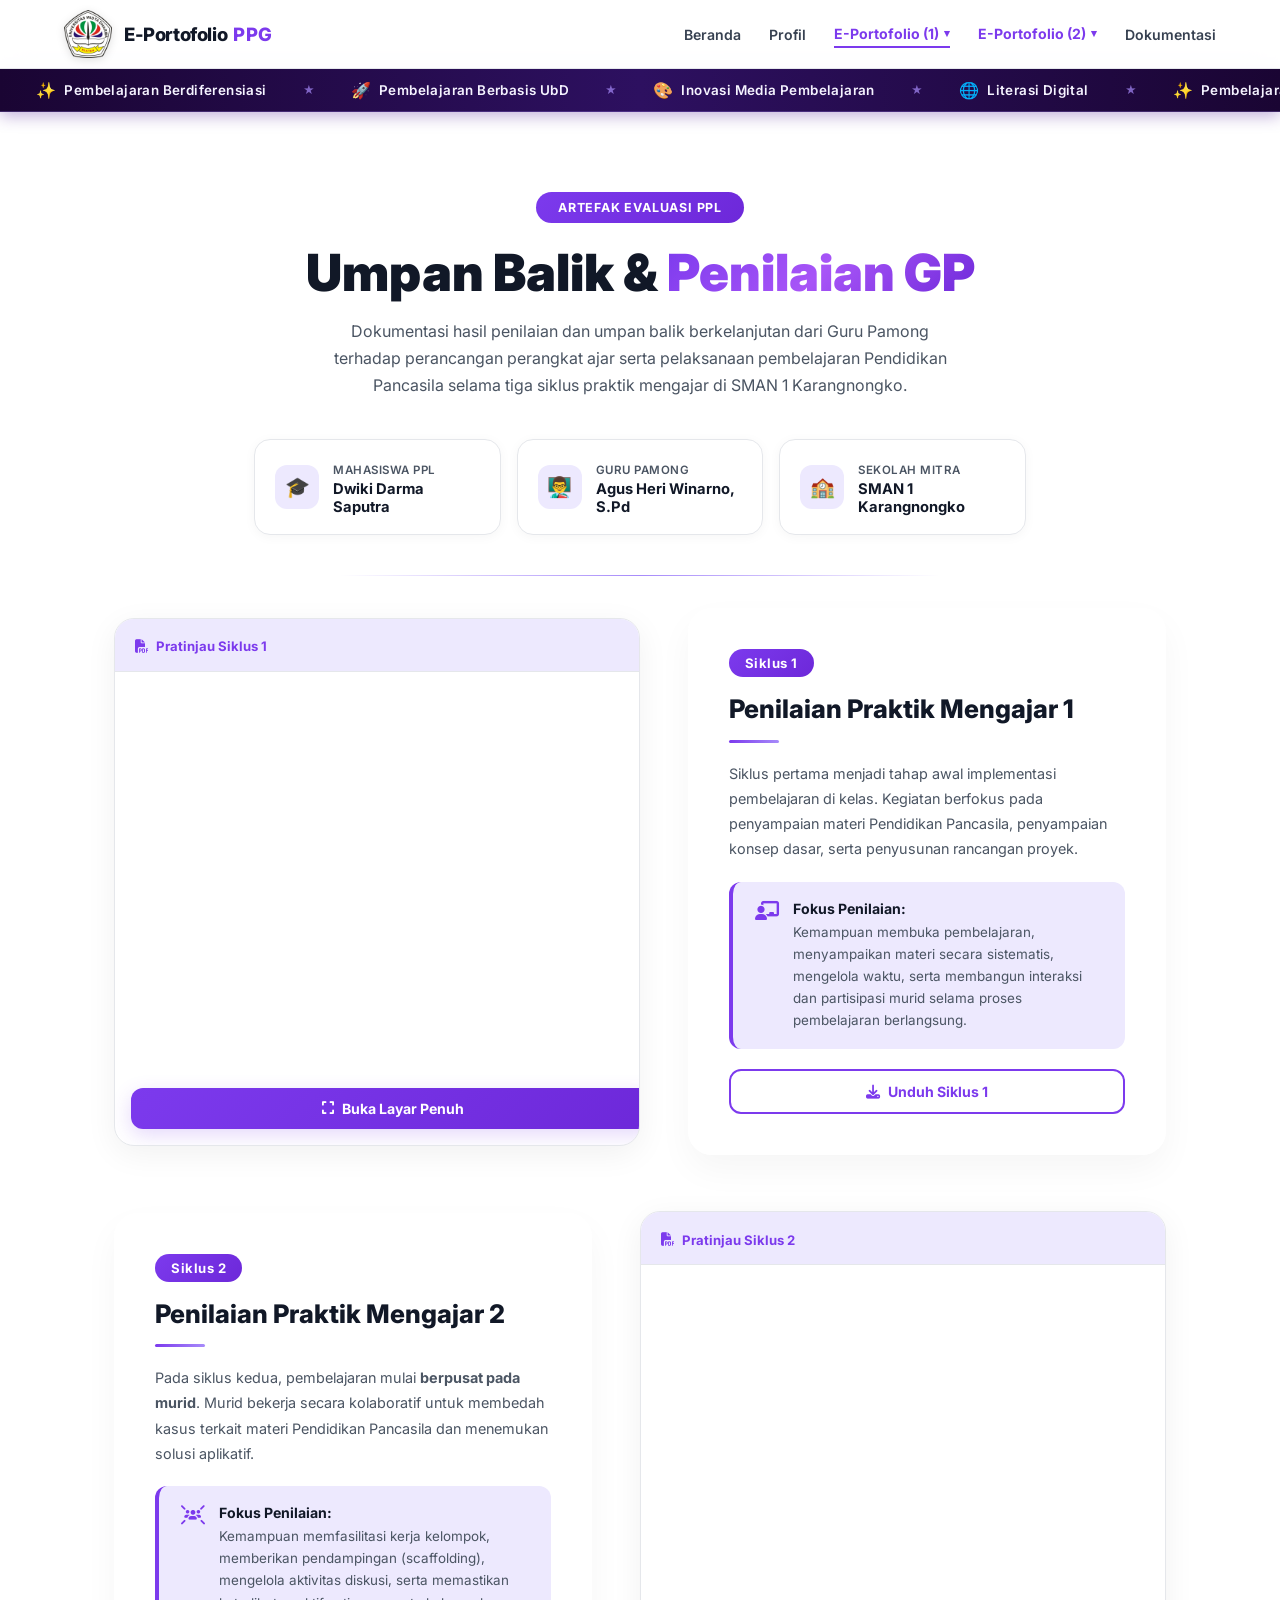
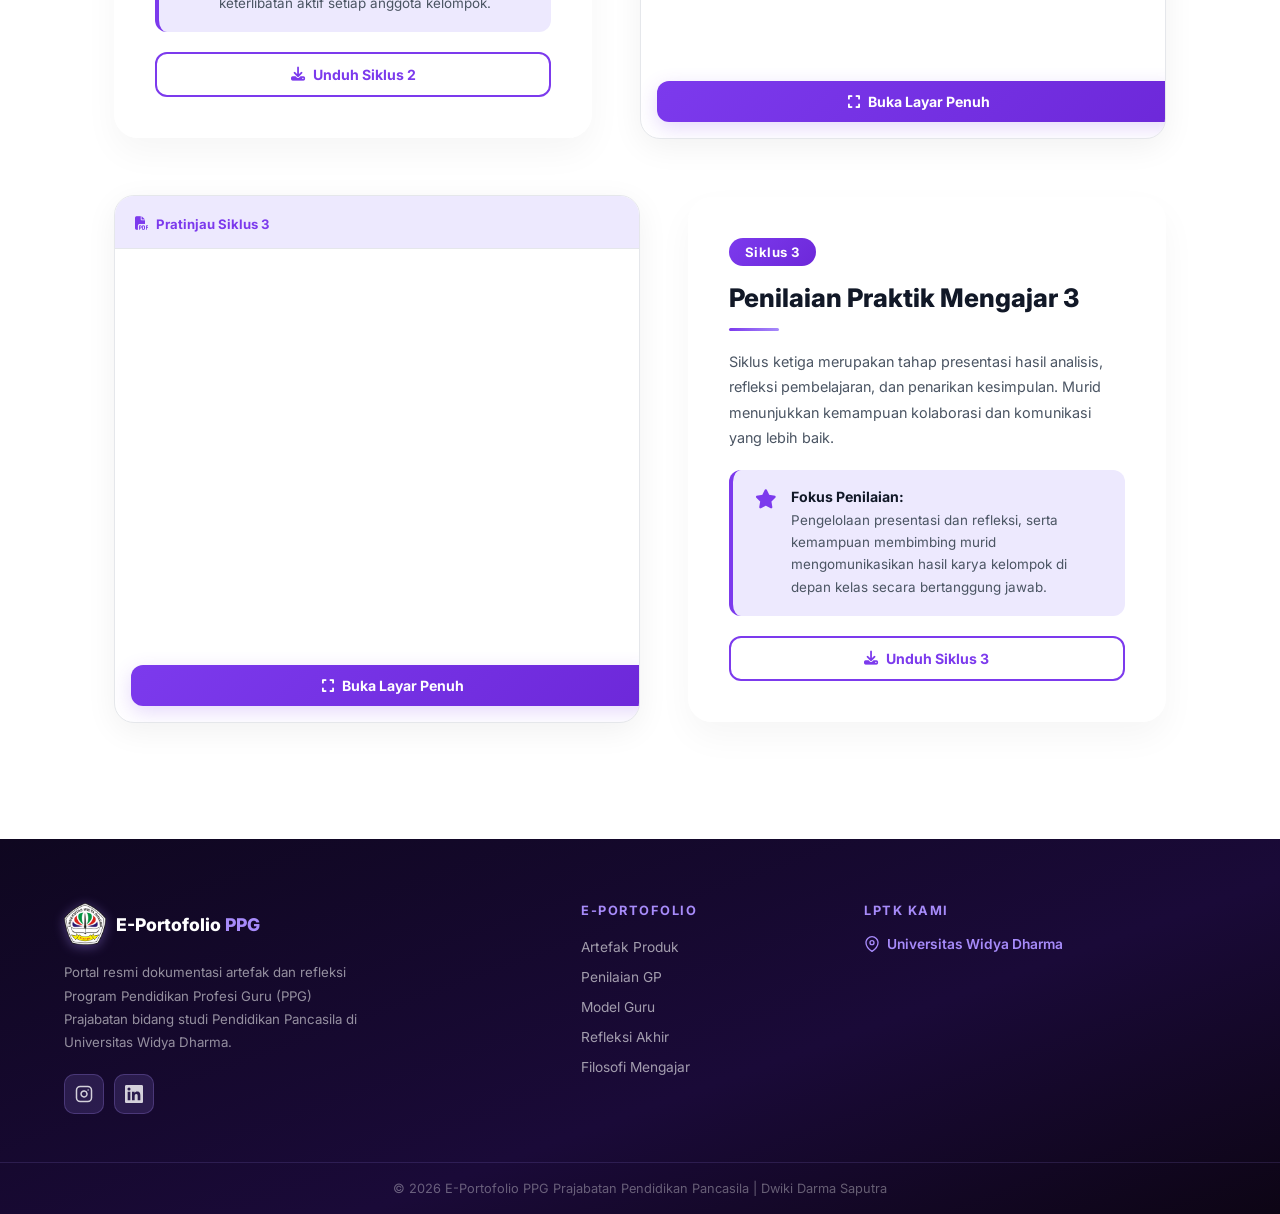
<file: E-Portopolio-PPG/penilaian-gp.html>
<!DOCTYPE html>
<html lang="id">

<head>
  <meta charset="UTF-8" />
  <meta name="viewport" content="width=device-width, initial-scale=1.0" />
  <title>Penilaian GP – E-Portofolio PPG</title>
  <meta name="description" content="Penilaian Guru Pamong PPG Dwiki Darma Saputra – Dokumentasi umpan balik dan penilaian praktik mengajar Pendidikan Pancasila di SMAN 1 Karangnongko." />
  <link rel="icon" href="unwidha_logo.png" type="image/png" />
  <link rel="preconnect" href="https://fonts.googleapis.com" />
  <link rel="preconnect" href="https://fonts.gstatic.com" crossorigin />
  <link href="https://fonts.googleapis.com/css2?family=Inter:wght@300;400;500;600;700;800;900&family=Playfair+Display:wght@700;800&display=swap" rel="stylesheet" />
  <link rel="stylesheet" href="https://cdnjs.cloudflare.com/ajax/libs/font-awesome/6.4.0/css/all.min.css" />
  <link rel="stylesheet" href="style.css" />
  <style>
    /* ===== PAGE WRAPPER ===== */
    .page-wrapper {
      padding-top: 132px;
      padding-bottom: 60px;
      min-height: 100vh;
    }

    /* ===== PAGE HEADER ===== */
    .art-header {
      text-align: center;
      padding: 60px 24px 40px;
      animation: artFadeUp .7s ease both;
    }
    .art-badge {
      display: inline-block;
      background: linear-gradient(135deg, var(--purple-main), #6d28d9);
      color: #fff;
      font-size: .78rem;
      font-weight: 700;
      padding: 8px 22px;
      border-radius: 50px;
      letter-spacing: .8px;
      text-transform: uppercase;
      margin-bottom: 20px;
    }
    .art-title {
      font-family: 'Inter', sans-serif;
      font-weight: 900;
      font-size: clamp(2rem, 5vw, 3.2rem);
      color: var(--gray-900);
      margin-bottom: 16px;
      line-height: 1.15;
    }
    .art-title .text-gradient {
      background: linear-gradient(135deg, var(--purple-main), #a855f7, #6d28d9);
      -webkit-background-clip: text;
      -webkit-text-fill-color: transparent;
      background-clip: text;
    }
    .art-subtitle {
      font-size: 1rem;
      color: var(--gray-600);
      max-width: 640px;
      margin: 0 auto;
      line-height: 1.7;
    }

    @keyframes artFadeUp {
      from { opacity: 0; transform: translateY(24px); }
      to { opacity: 1; transform: translateY(0); }
    }

    /* ===== BENTO INFO GRID ===== */
    .bento-grid {
      display: grid;
      grid-template-columns: repeat(3, 1fr);
      gap: 16px;
      max-width: 820px;
      margin: 0 auto 40px;
      padding: 0 24px;
      animation: artFadeUp .7s ease .2s both;
    }
    .bento-item {
      display: flex;
      align-items: center;
      gap: 14px;
      background: #fff;
      border: 1px solid var(--gray-200);
      border-radius: 16px;
      padding: 18px 20px;
      transition: var(--transition);
      box-shadow: 0 2px 12px rgba(0,0,0,.04);
    }
    .bento-item:hover {
      transform: translateY(-3px);
      box-shadow: var(--shadow-md);
      border-color: var(--purple-light);
    }
    .bento-item .bento-icon {
      width: 44px; height: 44px;
      background: var(--purple-pale);
      border-radius: 12px;
      display: flex; align-items: center; justify-content: center;
      font-size: 1.25rem;
      flex-shrink: 0;
    }
    .bento-item label {
      font-size: .72rem;
      font-weight: 600;
      color: var(--gray-600);
      text-transform: uppercase;
      letter-spacing: .5px;
    }
    .bento-item h3 {
      font-size: .92rem;
      font-weight: 700;
      color: var(--gray-900);
      margin-top: 2px;
    }

    /* ===== SECTION DIVIDER ===== */
    .section-divider {
      border: none;
      height: 1px;
      background: linear-gradient(90deg, transparent, var(--purple-light), transparent);
      max-width: 600px;
      margin: 32px auto;
    }

    /* ===== SHOWCASE ZIG-ZAG ===== */
    .showcase-section {
      max-width: 1100px;
      margin: 0 auto 56px;
      padding: 0 24px;
    }
    .showcase-grid {
      display: grid;
      grid-template-columns: 1fr 1.1fr;
      gap: 48px;
      align-items: center;
    }
    .showcase-grid.reverse {
      grid-template-columns: 1.1fr 1fr;
    }

    /* Info Panel */
    .info-panel {
      background: rgba(255, 255, 255, 0.85);
      backdrop-filter: blur(20px);
      -webkit-backdrop-filter: blur(20px);
      border: 1px solid rgba(255, 255, 255, 0.9);
      border-radius: 24px;
      padding: 40px;
      box-shadow: 0 15px 35px rgba(0, 0, 0, 0.04);
    }
    .badge-accent {
      display: inline-block;
      background: linear-gradient(135deg, var(--purple-main), #6d28d9);
      color: white;
      padding: 6px 16px;
      border-radius: 50px;
      font-size: .82rem;
      font-weight: 700;
      margin-bottom: 15px;
      letter-spacing: .5px;
    }
    .info-panel h3 {
      font-size: 1.6rem;
      font-weight: 800;
      color: var(--gray-900);
      margin-bottom: 14px;
      line-height: 1.3;
    }
    .title-line {
      width: 50px;
      height: 3px;
      background: linear-gradient(90deg, var(--purple-main), var(--purple-light));
      border-radius: 4px;
      margin-bottom: 18px;
    }
    .panel-desc {
      font-size: .9rem;
      color: var(--gray-600);
      line-height: 1.75;
      margin-bottom: 20px;
    }
    .highlight-box {
      background: var(--purple-pale);
      border-left: 4px solid var(--purple-main);
      padding: 18px 22px;
      border-radius: 12px;
      display: flex;
      gap: 14px;
      margin-bottom: 20px;
    }
    .highlight-box i {
      font-size: 1.2rem;
      color: var(--purple-main);
      margin-top: 2px;
    }
    .highlight-box h4 {
      font-size: .88rem;
      font-weight: 700;
      color: var(--gray-900);
      margin-bottom: 4px;
    }
    .highlight-box p {
      font-size: .84rem;
      color: var(--gray-600);
      line-height: 1.65;
    }

    /* Action Buttons */
    .action-box { margin-top: 8px; }
    .btn-outline {
      display: inline-flex;
      align-items: center;
      justify-content: center;
      gap: 8px;
      padding: 12px 24px;
      border: 2px solid var(--purple-main);
      color: var(--purple-main);
      border-radius: 12px;
      font-weight: 700;
      font-size: .88rem;
      text-decoration: none;
      transition: var(--transition);
      text-align: center;
    }
    .btn-outline:hover {
      background: var(--purple-main);
      color: #fff;
      transform: translateY(-2px);
      box-shadow: 0 8px 20px rgba(124, 58, 237, .2);
    }
    .w-100 { width: 100%; }
    .mt-3 { margin-top: 1rem; }

    /* PDF Panel */
    .pdf-panel {
      background: #fff;
      border-radius: 20px;
      overflow: hidden;
      border: 1px solid var(--gray-200);
      box-shadow: 0 8px 32px rgba(0,0,0,.06);
      transition: var(--transition);
    }
    .pdf-panel:hover {
      box-shadow: 0 20px 48px rgba(124, 58, 237, .1);
      transform: translateY(-4px);
    }
    .pdf-header {
      padding: 16px 20px;
      border-bottom: 1px solid var(--gray-200);
      background: var(--purple-pale);
    }
    .doc-badge {
      display: inline-flex;
      align-items: center;
      gap: 8px;
      font-size: .82rem;
      font-weight: 700;
      color: var(--purple-main);
    }
    .pdf-wrapper {
      width: 100%;
      height: 400px;
    }
    .pdf-wrapper iframe {
      width: 100%;
      height: 100%;
      border: none;
    }
    .btn-primary {
      display: inline-flex;
      align-items: center;
      justify-content: center;
      gap: 8px;
      padding: 12px 24px;
      background: linear-gradient(135deg, var(--purple-main), #6d28d9);
      color: #fff;
      border-radius: 12px;
      font-weight: 700;
      font-size: .88rem;
      text-decoration: none;
      transition: var(--transition);
      border: none;
      cursor: pointer;
      margin: 16px;
      box-shadow: 0 6px 20px rgba(124, 58, 237, .2);
    }
    .btn-primary:hover {
      transform: translateY(-2px);
      box-shadow: 0 10px 28px rgba(124, 58, 237, .35);
      color: #fff;
    }
    .text-primary { color: var(--purple-main); }

    /* ===== RESPONSIVE ===== */
    @media (max-width: 900px) {
      .bento-grid { grid-template-columns: 1fr; max-width: 400px; }
      .showcase-grid, .showcase-grid.reverse {
        grid-template-columns: 1fr;
      }
    }
    @media (max-width: 600px) {
      .art-header { padding: 40px 16px 28px; }
      .info-panel { padding: 28px 20px; }
      .pdf-wrapper { height: 300px; }
    }
  </style>
</head>

<body>

  <!-- NAV -->
  <nav class="navbar" id="navbar">
    <div class="nav-inner">
      <a href="index.html" class="nav-brand" aria-label="E-Portofolio PPG">
        <img src="unwidha_logo.png" alt="Logo Universitas Widya Dharma" class="unwidha-logo-img" />
        <span class="nav-brand-text">
          <span class="brand-eporto">E-Portofolio</span><span class="brand-ppg"> PPG</span>
        </span>
      </a>
      <ul class="nav-links" id="nav-links">
        <li><a href="index.html">Beranda</a></li>
        <li><a href="profil.html">Profil</a></li>
        <li class="nav-dropdown">
          <a href="#" class="nav-dropdown-toggle nav-active" id="eporto1-toggle">E-Portofolio (1) <span class="nav-arrow">&#9662;</span></a>
          <ul class="nav-dropdown-menu" id="eporto1-menu">
            <li><a href="artefak-produk.html"><span>📦</span> Artefak Produk</a></li>
            <li><a href="penilaian-gp.html" class="nav-active"><span>⭐</span> Penilaian GP</a></li>
            <li><a href="model-guru.html"><span>👨‍🏫</span> Model Guru</a></li>
          </ul>
        </li>
        <li class="nav-dropdown">
          <a href="#" class="nav-dropdown-toggle" id="eporto2-toggle">E-Portofolio (2) <span class="nav-arrow">&#9662;</span></a>
          <ul class="nav-dropdown-menu" id="eporto2-menu">
            <li><a href="refleksi.html"><span>📖</span> Refleksi Akhir</a></li>
            <li><a href="filosofi-mengajar.html"><span>💡</span> Filosofi Mengajar</a></li>
          </ul>
        </li>
        <li><a href="dokumentasi.html">Dokumentasi</a></li>
      </ul>
      <button class="hamburger" id="hamburger" aria-label="Menu">&#9776;</button>
    </div>
  </nav>

  <!-- TICKER -->
  <div class="ticker-wrap" id="ticker-bar" aria-label="Highlight Pembelajaran">
    <div class="ticker-track">
      <span class="ticker-item"><span class="ticker-emoji">✨</span>Pembelajaran Berdiferensiasi</span>
      <span class="ticker-dot">★</span>
      <span class="ticker-item"><span class="ticker-emoji">🚀</span>Pembelajaran Berbasis UbD</span>
      <span class="ticker-dot">★</span>
      <span class="ticker-item"><span class="ticker-emoji">🎨</span>Inovasi Media Pembelajaran</span>
      <span class="ticker-dot">★</span>
      <span class="ticker-item"><span class="ticker-emoji">🌐</span>Literasi Digital</span>
      <span class="ticker-dot">★</span>
      <span class="ticker-item"><span class="ticker-emoji">✨</span>Pembelajaran Berdiferensiasi</span>
      <span class="ticker-dot">★</span>
      <span class="ticker-item"><span class="ticker-emoji">🚀</span>Pembelajaran Berbasis UbD</span>
      <span class="ticker-dot">★</span>
      <span class="ticker-item"><span class="ticker-emoji">🎨</span>Inovasi Media Pembelajaran</span>
      <span class="ticker-dot">★</span>
      <span class="ticker-item"><span class="ticker-emoji">🌐</span>Literasi Digital</span>
      <span class="ticker-dot">★</span>
    </div>
  </div>

  <!-- MAIN CONTENT -->
  <main class="page-wrapper">

    <!-- PAGE HEADER -->
    <div class="art-header">
      <span class="art-badge">Artefak Evaluasi PPL</span>
      <h1 class="art-title">Umpan Balik & <span class="text-gradient">Penilaian GP</span></h1>
      <p class="art-subtitle">Dokumentasi hasil penilaian dan umpan balik berkelanjutan dari Guru Pamong terhadap perancangan perangkat ajar serta pelaksanaan pembelajaran Pendidikan Pancasila selama tiga siklus praktik mengajar di SMAN 1 Karangnongko.</p>
    </div>

    <!-- BENTO INFO -->
    <div class="bento-grid">
      <div class="bento-item" data-aos="fade-up">
        <div class="bento-icon">🎓</div>
        <div>
          <label>Mahasiswa PPL</label>
          <h3>Dwiki Darma Saputra</h3>
        </div>
      </div>
      <div class="bento-item" data-aos="fade-up">
        <div class="bento-icon">👨‍🏫</div>
        <div>
          <label>Guru Pamong</label>
          <h3>Agus Heri Winarno, S.Pd</h3>
        </div>
      </div>
      <div class="bento-item" data-aos="fade-up">
        <div class="bento-icon">🏫</div>
        <div>
          <label>Sekolah Mitra</label>
          <h3>SMAN 1 Karangnongko</h3>
        </div>
      </div>
    </div>

    <hr class="section-divider" />



    <!-- Siklus 1 -->
    <section class="showcase-section">
      <div class="showcase-grid reverse" data-aos="fade-up">
        <div class="pdf-panel">
          <div class="pdf-header">
            <div class="doc-badge">
              <i class="fa-solid fa-file-pdf"></i> Pratinjau Siklus 1
            </div>
          </div>
          <div class="pdf-wrapper">
            <iframe src="Dwiki%20Darma%20Saputra_Penilaian%201%20Guru%20Pamong.pdf" title="Praktik Mengajar 1" loading="lazy"></iframe>
          </div>
          <a href="Dwiki%20Darma%20Saputra_Penilaian%201%20Guru%20Pamong.pdf" target="_blank" class="btn-primary w-100">
            <i class="fa-solid fa-expand"></i> Buka Layar Penuh
          </a>
        </div>
        <div class="info-panel">
          <div class="badge-accent">Siklus 1</div>
          <h3>Penilaian Praktik Mengajar 1</h3>
          <div class="title-line"></div>
          <p class="panel-desc">
            Siklus pertama menjadi tahap awal implementasi pembelajaran di kelas. Kegiatan berfokus pada penyampaian materi Pendidikan Pancasila, penyampaian konsep dasar, serta penyusunan rancangan proyek.
          </p>
          <div class="highlight-box">
            <i class="fa-solid fa-chalkboard-user text-primary"></i>
            <div>
              <h4>Fokus Penilaian:</h4>
              <p>Kemampuan membuka pembelajaran, menyampaikan materi secara sistematis, mengelola waktu, serta membangun interaksi dan partisipasi murid selama proses pembelajaran berlangsung.</p>
            </div>
          </div>
          <div class="action-box">
            <a href="Dwiki%20Darma%20Saputra_Penilaian%201%20Guru%20Pamong.pdf" download="Dwiki Darma Saputra_Penilaian 1 Guru Pamong.pdf" class="btn-outline w-100">
              <i class="fa-solid fa-download"></i> Unduh Siklus 1
            </a>
          </div>
        </div>
      </div>
    </section>

    <!-- Siklus 2 -->
    <section class="showcase-section">
      <div class="showcase-grid" data-aos="fade-up">
        <div class="info-panel">
          <div class="badge-accent">Siklus 2</div>
          <h3>Penilaian Praktik Mengajar 2</h3>
          <div class="title-line"></div>
          <p class="panel-desc">
            Pada siklus kedua, pembelajaran mulai <strong>berpusat pada murid</strong>. Murid bekerja secara kolaboratif untuk membedah kasus terkait materi Pendidikan Pancasila dan menemukan solusi aplikatif.
          </p>
          <div class="highlight-box">
            <i class="fa-solid fa-users-rays text-primary"></i>
            <div>
              <h4>Fokus Penilaian:</h4>
              <p>Kemampuan memfasilitasi kerja kelompok, memberikan pendampingan (scaffolding), mengelola aktivitas diskusi, serta memastikan keterlibatan aktif setiap anggota kelompok.</p>
            </div>
          </div>
          <div class="action-box">
            <a href="Dwiki%20Darma%20Saputra_Penilaian%202%20Guru%20Pamong.pdf" download="Dwiki Darma Saputra_Penilaian 2 Guru Pamong.pdf" class="btn-outline w-100">
              <i class="fa-solid fa-download"></i> Unduh Siklus 2
            </a>
          </div>
        </div>
        <div class="pdf-panel">
          <div class="pdf-header">
            <div class="doc-badge">
              <i class="fa-solid fa-file-pdf"></i> Pratinjau Siklus 2
            </div>
          </div>
          <div class="pdf-wrapper">
            <iframe src="Dwiki%20Darma%20Saputra_Penilaian%202%20Guru%20Pamong.pdf" title="Praktik Mengajar 2" loading="lazy"></iframe>
          </div>
          <a href="Dwiki%20Darma%20Saputra_Penilaian%202%20Guru%20Pamong.pdf" target="_blank" class="btn-primary w-100">
            <i class="fa-solid fa-expand"></i> Buka Layar Penuh
          </a>
        </div>
      </div>
    </section>

    <!-- Siklus 3 -->
    <section class="showcase-section">
      <div class="showcase-grid reverse" data-aos="fade-up">
        <div class="pdf-panel">
          <div class="pdf-header">
            <div class="doc-badge">
              <i class="fa-solid fa-file-pdf"></i> Pratinjau Siklus 3
            </div>
          </div>
          <div class="pdf-wrapper">
            <iframe src="Dwiki%20Darma%20Saputra_Penilaian%203%20Guru%20Pamong.pdf" title="Praktik Mengajar 3" loading="lazy"></iframe>
          </div>
          <a href="Dwiki%20Darma%20Saputra_Penilaian%203%20Guru%20Pamong.pdf" target="_blank" class="btn-primary w-100">
            <i class="fa-solid fa-expand"></i> Buka Layar Penuh
          </a>
        </div>
        <div class="info-panel">
          <div class="badge-accent">Siklus 3</div>
          <h3>Penilaian Praktik Mengajar 3</h3>
          <div class="title-line"></div>
          <p class="panel-desc">
            Siklus ketiga merupakan tahap presentasi hasil analisis, refleksi pembelajaran, dan penarikan kesimpulan. Murid menunjukkan kemampuan kolaborasi dan komunikasi yang lebih baik.
          </p>
          <div class="highlight-box">
            <i class="fa-solid fa-star text-primary"></i>
            <div>
              <h4>Fokus Penilaian:</h4>
              <p>Pengelolaan presentasi dan refleksi, serta kemampuan membimbing murid mengomunikasikan hasil karya kelompok di depan kelas secara bertanggung jawab.</p>
            </div>
          </div>
          <div class="action-box">
            <a href="Dwiki%20Darma%20Saputra_Penilaian%203%20Guru%20Pamong.pdf" download="Dwiki Darma Saputra_Penilaian 3 Guru Pamong.pdf" class="btn-outline w-100">
              <i class="fa-solid fa-download"></i> Unduh Siklus 3
            </a>
          </div>
        </div>
      </div>
    </section>

  </main>

  <!-- FOOTER (sama persis dengan Artefak Produk) -->
  <footer class="footer-new">
    <div class="footer-top">
      <div class="container footer-grid">
        <div class="footer-col">
          <div class="footer-brand">
            <img src="unwidha_logo.png" alt="Logo Unwidha" class="footer-logo-img" />
            <span class="footer-brand-name"><span class="fb-eporto">E-Portofolio</span><span class="fb-ppg"> PPG</span></span>
          </div>
          <p class="footer-desc">Portal resmi dokumentasi artefak dan refleksi Program Pendidikan Profesi Guru (PPG) Prajabatan bidang studi Pendidikan Pancasila di Universitas Widya Dharma.</p>
          <div class="footer-socials">
            <a href="https://www.instagram.com/ikdrsptra_/" target="_blank" rel="noopener" class="footer-social-btn" aria-label="Instagram">
              <svg xmlns="http://www.w3.org/2000/svg" width="18" height="18" viewBox="0 0 24 24" fill="none" stroke="currentColor" stroke-width="2" stroke-linecap="round" stroke-linejoin="round"><rect x="2" y="2" width="20" height="20" rx="5" ry="5"/><path d="M16 11.37A4 4 0 1 1 12.63 8 4 4 0 0 1 16 11.37z"/><line x1="17.5" y1="6.5" x2="17.51" y2="6.5"/></svg>
            </a>
            <a href="https://www.linkedin.com/in/dwikidarmasaputra080502" target="_blank" rel="noopener" class="footer-social-btn" aria-label="LinkedIn">
              <svg xmlns="http://www.w3.org/2000/svg" width="18" height="18" viewBox="0 0 24 24" fill="currentColor"><path d="M20.447 20.452h-3.554v-5.569c0-1.328-.027-3.037-1.852-3.037-1.853 0-2.136 1.445-2.136 2.939v5.667H9.351V9h3.414v1.561h.046c.477-.9 1.637-1.85 3.37-1.85 3.601 0 4.267 2.37 4.267 5.455v6.286zM5.337 7.433a2.062 2.062 0 0 1-2.063-2.065 2.064 2.064 0 1 1 2.063 2.065zm1.782 13.019H3.555V9h3.564v11.452zM22.225 0H1.771C.792 0 0 .774 0 1.729v20.542C0 23.227.792 24 1.771 24h20.451C23.2 24 24 23.227 24 22.271V1.729C24 .774 23.2 0 22.222 0h.003z"/></svg>
            </a>
          </div>
        </div>
        <div class="footer-col">
          <h4 class="footer-col-title">E-Portofolio</h4>
          <ul class="footer-links">
            <li><a href="artefak-produk.html">Artefak Produk</a></li>
            <li><a href="penilaian-gp.html">Penilaian GP</a></li>
            <li><a href="model-guru.html">Model Guru</a></li>
            <li><a href="refleksi.html">Refleksi Akhir</a></li>
            <li><a href="filosofi-mengajar.html">Filosofi Mengajar</a></li>
          </ul>
        </div>
        <div class="footer-col">
          <h4 class="footer-col-title">LPTK Kami</h4>
          <a href="https://maps.app.goo.gl/tfwrJ8PoLEfRgoeG6" target="_blank" rel="noopener" class="footer-lptk-link">
            <svg xmlns="http://www.w3.org/2000/svg" width="16" height="16" viewBox="0 0 24 24" fill="none" stroke="currentColor" stroke-width="2" stroke-linecap="round" stroke-linejoin="round"><path d="M21 10c0 7-9 13-9 13s-9-6-9-13a9 9 0 0 1 18 0z"/><circle cx="12" cy="10" r="3"/></svg>
            Universitas Widya Dharma
          </a>
          <div class="footer-map-embed">
            <iframe src="https://www.google.com/maps/embed?pb=!1m18!1m12!1m3!1d3952.697!2d110.6047!3d-7.7128!2m3!1f0!2f0!3f0!3m2!1i1024!2i768!4f13.1!3m3!1m2!1s0x2e7a3c1b3e000001%3A0x1!2sUniversitas+Widya+Dharma+Klaten!5e0!3m2!1sid!2sid!4v1" width="100%" height="140" style="border:0; border-radius:10px; opacity:.85;" allowfullscreen="" loading="lazy" referrerpolicy="no-referrer-when-downgrade"></iframe>
          </div>
        </div>
      </div>
    </div>
    <div class="footer-bottom">
      <div class="container">
        <p>&copy; 2026 E-Portofolio PPG Prajabatan Pendidikan Pancasila | Dwiki Darma Saputra</p>
      </div>
    </div>
  </footer>

  <script src="script.js"></script>
</body>
</html>
</file>
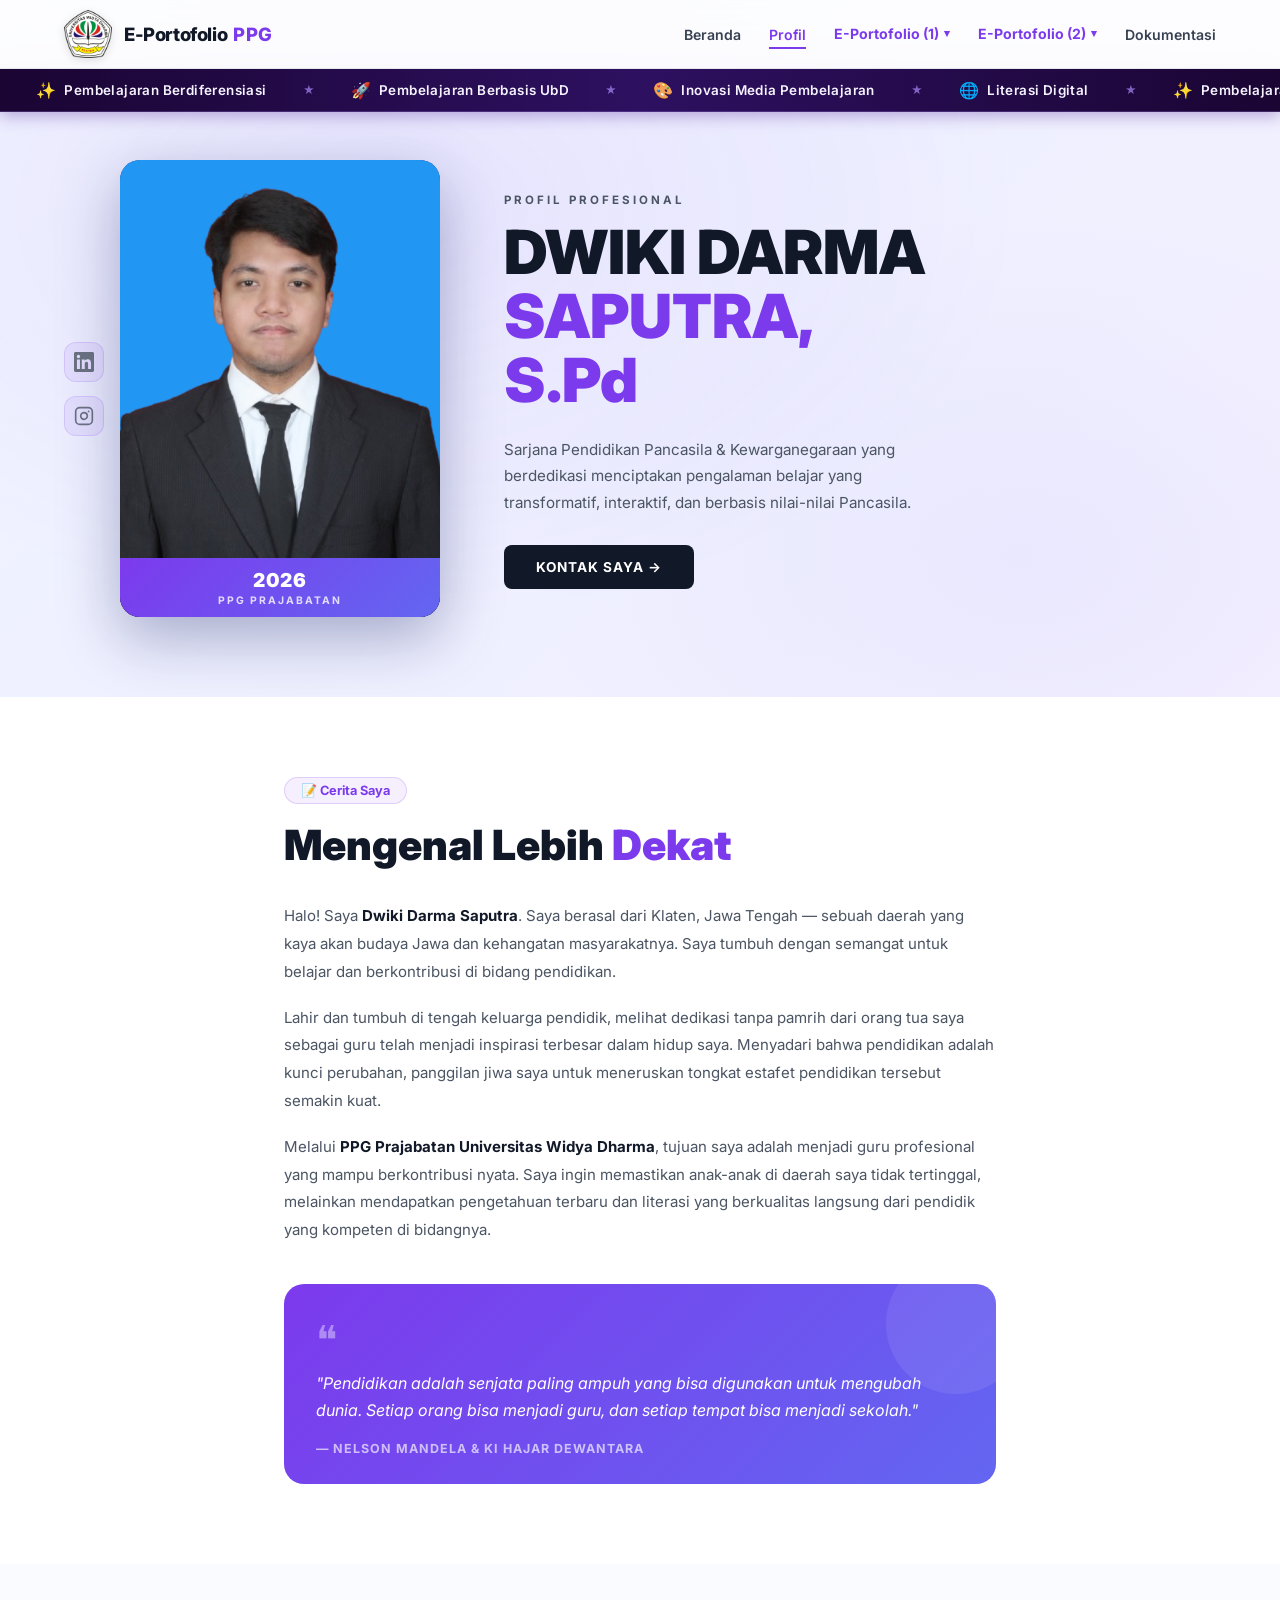
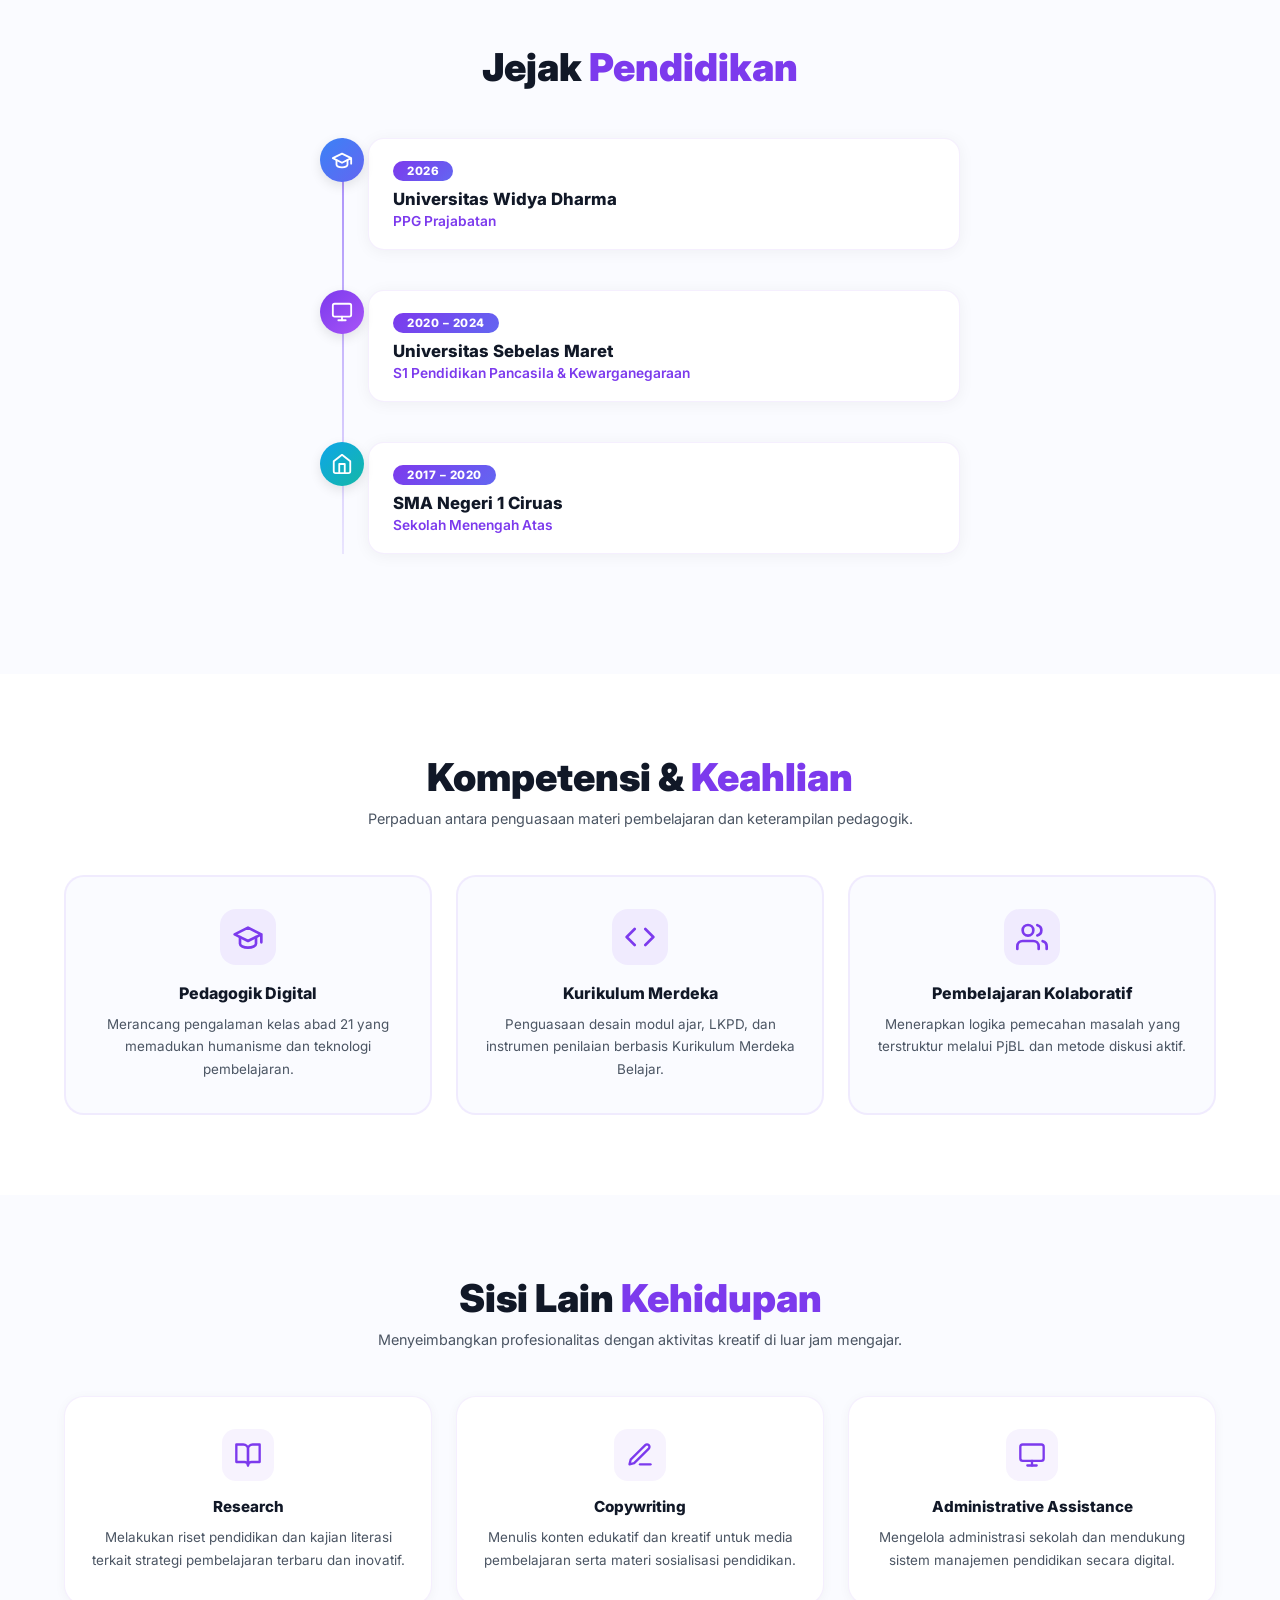
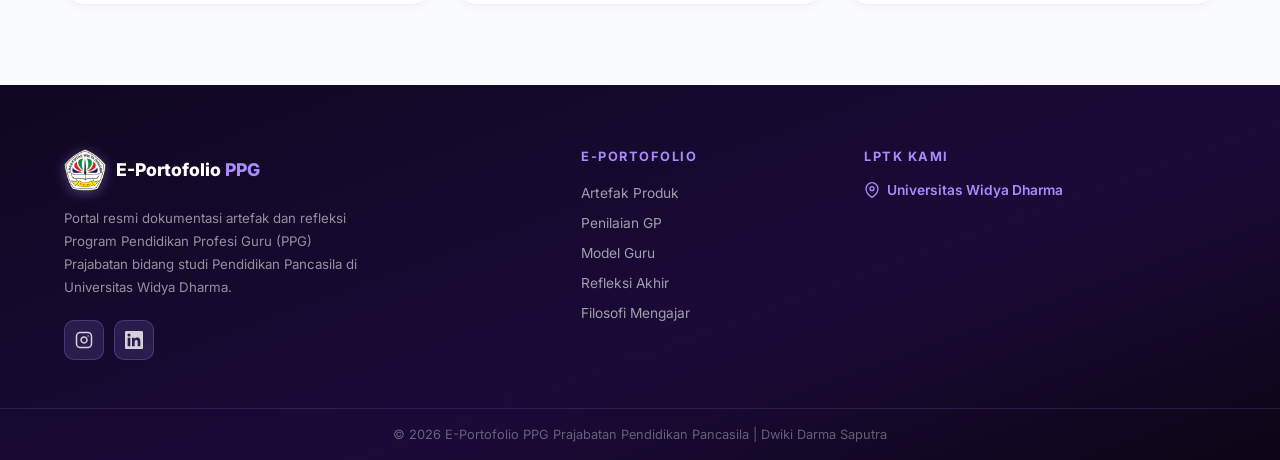
<file: E-Portopolio-PPG/profil.html>
<!DOCTYPE html>
<html lang="id">

<head>
  <meta charset="UTF-8" />
  <meta name="viewport" content="width=device-width, initial-scale=1.0" />
  <title>Profil – Dwiki Darma Saputra | E-Portofolio PPG</title>
  <meta name="description" content="Profil Dwiki Darma Saputra – Sarjana Pendidikan Pancasila & Kewarganegaraan, PPG Prajabatan Universitas Widya Dharma." />
  <link rel="preconnect" href="https://fonts.googleapis.com" />
  <link rel="preconnect" href="https://fonts.gstatic.com" crossorigin />
  <link href="https://fonts.googleapis.com/css2?family=Inter:wght@300;400;500;600;700;800;900&family=Playfair+Display:wght@700;800&display=swap" rel="stylesheet" />
  <link rel="stylesheet" href="style.css" />
  <link rel="stylesheet" href="profil.css" />
</head>

<body>

  <!-- NAV -->
  <nav class="navbar" id="navbar">
    <div class="nav-inner">
      <a href="index.html" class="nav-brand" aria-label="E-Portofolio PPG">
        <img src="unwidha_logo.png" alt="Logo Universitas Widya Dharma" class="unwidha-logo-img" />
        <span class="nav-brand-text">
          <span class="brand-eporto">E-Portofolio</span><span class="brand-ppg"> PPG</span>
        </span>
      </a>
      <ul class="nav-links" id="nav-links">
        <li><a href="index.html">Beranda</a></li>
        <li><a href="profil.html" class="nav-active">Profil</a></li>
        <li class="nav-dropdown">
          <a href="#" class="nav-dropdown-toggle" id="eporto1-toggle">E-Portofolio (1) <span class="nav-arrow">&#9662;</span></a>
          <ul class="nav-dropdown-menu" id="eporto1-menu">
            <li><a href="artefak-produk.html"><span>📦</span> Artefak Produk</a></li>
            <li><a href="penilaian-gp.html"><span>⭐</span> Penilaian GP</a></li>
            <li><a href="model-guru.html"><span>👨‍🏫</span> Model Guru</a></li>
          </ul>
        </li>
        <li class="nav-dropdown">
          <a href="#" class="nav-dropdown-toggle" id="eporto2-toggle">E-Portofolio (2) <span class="nav-arrow">&#9662;</span></a>
          <ul class="nav-dropdown-menu" id="eporto2-menu">
            <li><a href="refleksi.html"><span>📖</span> Refleksi Akhir</a></li>
            <li><a href="filosofi-mengajar.html"><span>💡</span> Filosofi Mengajar</a></li>
          </ul>
        </li>
        <li><a href="dokumentasi.html">Dokumentasi</a></li>
      </ul>
      <button class="hamburger" id="hamburger" aria-label="Menu">&#9776;</button>
    </div>
  </nav>

  <!-- TICKER -->
  <div class="ticker-wrap" id="ticker-bar" aria-label="Highlight Pembelajaran">
    <div class="ticker-track">
      <span class="ticker-item"><span class="ticker-emoji">✨</span>Pembelajaran Berdiferensiasi</span>
      <span class="ticker-dot">★</span>
      <span class="ticker-item"><span class="ticker-emoji">🚀</span>Pembelajaran Berbasis UbD</span>
      <span class="ticker-dot">★</span>
      <span class="ticker-item"><span class="ticker-emoji">🎨</span>Inovasi Media Pembelajaran</span>
      <span class="ticker-dot">★</span>
      <span class="ticker-item"><span class="ticker-emoji">🌐</span>Literasi Digital</span>
      <span class="ticker-dot">★</span>
      <span class="ticker-item"><span class="ticker-emoji">✨</span>Pembelajaran Berdiferensiasi</span>
      <span class="ticker-dot">★</span>
      <span class="ticker-item"><span class="ticker-emoji">🚀</span>Pembelajaran Berbasis UbD</span>
      <span class="ticker-dot">★</span>
      <span class="ticker-item"><span class="ticker-emoji">🎨</span>Inovasi Media Pembelajaran</span>
      <span class="ticker-dot">★</span>
      <span class="ticker-item"><span class="ticker-emoji">🌐</span>Literasi Digital</span>
      <span class="ticker-dot">★</span>
    </div>
  </div>

  <!-- ======= PROFIL HERO ======= -->
  <section class="profil-hero">
    <div class="profil-hero-bg"></div>
    <div class="container profil-hero-inner">
      <!-- Photo column -->
      <div class="profil-photo-col">
        <!-- Social sidebar -->
        <div class="profil-social-sidebar">
          <a href="https://www.linkedin.com/in/dwikidarmasaputra080502/" target="_blank" rel="noopener" aria-label="LinkedIn" class="sidebar-social-btn" id="profil-li">
            <svg xmlns="http://www.w3.org/2000/svg" width="20" height="20" viewBox="0 0 24 24" fill="currentColor"><path d="M20.447 20.452h-3.554v-5.569c0-1.328-.027-3.037-1.852-3.037-1.853 0-2.136 1.445-2.136 2.939v5.667H9.351V9h3.414v1.561h.046c.477-.9 1.637-1.85 3.37-1.85 3.601 0 4.267 2.37 4.267 5.455v6.286zM5.337 7.433a2.062 2.062 0 0 1-2.063-2.065 2.064 2.064 0 1 1 2.063 2.065zm1.782 13.019H3.555V9h3.564v11.452zM22.225 0H1.771C.792 0 0 .774 0 1.729v20.542C0 23.227.792 24 1.771 24h20.451C23.2 24 24 23.227 24 22.271V1.729C24 .774 23.2 0 22.222 0h.003z"/></svg>
          </a>
          <a href="https://www.instagram.com/ikdrsptra_/" target="_blank" rel="noopener" aria-label="Instagram" class="sidebar-social-btn" id="profil-ig">
            <svg xmlns="http://www.w3.org/2000/svg" width="20" height="20" viewBox="0 0 24 24" fill="none" stroke="currentColor" stroke-width="2" stroke-linecap="round" stroke-linejoin="round"><rect x="2" y="2" width="20" height="20" rx="5" ry="5"/><path d="M16 11.37A4 4 0 1 1 12.63 8 4 4 0 0 1 16 11.37z"/><line x1="17.5" y1="6.5" x2="17.51" y2="6.5"/></svg>
          </a>
        </div>
        <!-- Photo frame -->
        <div class="profil-photo-frame">
          <img src="dwiki_profil.png" alt="Dwiki Darma Saputra" />
          <div class="profil-year-badge">
            <span class="badge-year">2026</span>
            <span class="badge-label">PPG PRAJABATAN</span>
          </div>
        </div>
      </div>

      <!-- Info column -->
      <div class="profil-info-col">
        <span class="profil-label">PROFIL PROFESIONAL</span>
        <h1 class="profil-name">
          <span class="pn-black">DWIKI DARMA</span><br />
          <span class="pn-purple">SAPUTRA,</span><br />
          <span class="pn-purple">S.Pd</span>
        </h1>
        <p class="profil-desc">Sarjana Pendidikan Pancasila &amp; Kewarganegaraan yang berdedikasi menciptakan pengalaman belajar yang transformatif, interaktif, dan berbasis nilai-nilai Pancasila.</p>
        <a href="https://www.linkedin.com/in/dwikidarmasaputra080502/" target="_blank" rel="noopener" class="profil-contact-btn" id="profil-kontak">
          KONTAK SAYA →
        </a>
      </div>
    </div>
  </section>

  <!-- ======= CERITA SAYA ======= -->
  <section class="cerita-section">
    <div class="container cerita-inner">
      <span class="cerita-badge">📝 Cerita Saya</span>
      <h2 class="cerita-title">Mengenal Lebih <span class="cerita-accent">Dekat</span></h2>

      <div class="cerita-text">
        <p>Halo! Saya <strong>Dwiki Darma Saputra</strong>. Saya berasal dari Klaten, Jawa Tengah — sebuah daerah yang kaya akan budaya Jawa dan kehangatan masyarakatnya. Saya tumbuh dengan semangat untuk belajar dan berkontribusi di bidang pendidikan.</p>
        <p>Lahir dan tumbuh di tengah keluarga pendidik, melihat dedikasi tanpa pamrih dari orang tua saya sebagai guru telah menjadi inspirasi terbesar dalam hidup saya. Menyadari bahwa pendidikan adalah kunci perubahan, panggilan jiwa saya untuk meneruskan tongkat estafet pendidikan tersebut semakin kuat.</p>
        <p>Melalui <strong>PPG Prajabatan Universitas Widya Dharma</strong>, tujuan saya adalah menjadi guru profesional yang mampu berkontribusi nyata. Saya ingin memastikan anak-anak di daerah saya tidak tertinggal, melainkan mendapatkan pengetahuan terbaru dan literasi yang berkualitas langsung dari pendidik yang kompeten di bidangnya.</p>
      </div>

      <div class="cerita-quote-card">
        <div class="quote-mark">❝</div>
        <blockquote>
          "Pendidikan adalah senjata paling ampuh yang bisa digunakan untuk mengubah dunia. Setiap orang bisa menjadi guru, dan setiap tempat bisa menjadi sekolah."
        </blockquote>
        <p class="quote-author">— NELSON MANDELA &amp; KI HAJAR DEWANTARA</p>
      </div>
    </div>
  </section>

  <!-- ======= JEJAK PENDIDIKAN ======= -->
  <section class="edu-section">
    <div class="container">
      <h2 class="edu-heading">Jejak <span class="edu-accent">Pendidikan</span></h2>

      <div class="edu-timeline">
        <!-- Item 1 -->
        <div class="edu-item" data-aos="fade-up">
          <div class="edu-icon-wrap blue">
            <svg xmlns="http://www.w3.org/2000/svg" width="22" height="22" fill="none" stroke="currentColor" stroke-width="2" stroke-linecap="round" stroke-linejoin="round" viewBox="0 0 24 24"><path d="M22 10v6M2 10l10-5 10 5-10 5z"/><path d="M6 12v5c0 1.66 2.69 3 6 3s6-1.34 6-3v-5"/></svg>
          </div>
          <div class="edu-content">
            <span class="edu-year-badge">2026</span>
            <h3 class="edu-inst">Universitas Widya Dharma</h3>
            <p class="edu-program">PPG Prajabatan</p>
          </div>
        </div>
        <!-- Item 2 -->
        <div class="edu-item" data-aos="fade-up">
          <div class="edu-icon-wrap purple">
            <svg xmlns="http://www.w3.org/2000/svg" width="22" height="22" fill="none" stroke="currentColor" stroke-width="2" stroke-linecap="round" stroke-linejoin="round" viewBox="0 0 24 24"><rect x="2" y="3" width="20" height="14" rx="2" ry="2"/><line x1="8" y1="21" x2="16" y2="21"/><line x1="12" y1="17" x2="12" y2="21"/></svg>
          </div>
          <div class="edu-content">
            <span class="edu-year-badge">2020 – 2024</span>
            <h3 class="edu-inst">Universitas Sebelas Maret</h3>
            <p class="edu-program">S1 Pendidikan Pancasila &amp; Kewarganegaraan</p>
          </div>
        </div>
        <!-- Item 3 -->
        <div class="edu-item" data-aos="fade-up">
          <div class="edu-icon-wrap teal">
            <svg xmlns="http://www.w3.org/2000/svg" width="22" height="22" fill="none" stroke="currentColor" stroke-width="2" stroke-linecap="round" stroke-linejoin="round" viewBox="0 0 24 24"><path d="M3 9l9-7 9 7v11a2 2 0 0 1-2 2H5a2 2 0 0 1-2-2z"/><polyline points="9 22 9 12 15 12 15 22"/></svg>
          </div>
          <div class="edu-content">
            <span class="edu-year-badge">2017 – 2020</span>
            <h3 class="edu-inst">SMA Negeri 1 Ciruas</h3>
            <p class="edu-program">Sekolah Menengah Atas</p>
          </div>
        </div>
      </div>
    </div>
  </section>

  <!-- ======= KOMPETENSI & KEAHLIAN ======= -->
  <section class="skill-section">
    <div class="container">
      <h2 class="skill-heading">Kompetensi &amp; <span class="skill-accent">Keahlian</span></h2>
      <p class="skill-sub">Perpaduan antara penguasaan materi pembelajaran dan keterampilan pedagogik.</p>

      <div class="skill-grid">
        <div class="skill-card" data-aos="fade-up">
          <div class="skill-icon-wrap">
            <svg xmlns="http://www.w3.org/2000/svg" width="32" height="32" fill="none" stroke="var(--purple-main)" stroke-width="2" stroke-linecap="round" stroke-linejoin="round" viewBox="0 0 24 24"><path d="M22 10v6M2 10l10-5 10 5-10 5z"/><path d="M6 12v5c0 1.66 2.69 3 6 3s6-1.34 6-3v-5"/></svg>
          </div>
          <h3>Pedagogik Digital</h3>
          <p>Merancang pengalaman kelas abad 21 yang memadukan humanisme dan teknologi pembelajaran.</p>
        </div>
        <div class="skill-card" data-aos="fade-up">
          <div class="skill-icon-wrap">
            <svg xmlns="http://www.w3.org/2000/svg" width="32" height="32" fill="none" stroke="var(--purple-main)" stroke-width="2" stroke-linecap="round" stroke-linejoin="round" viewBox="0 0 24 24"><polyline points="16 18 22 12 16 6"/><polyline points="8 6 2 12 8 18"/></svg>
          </div>
          <h3>Kurikulum Merdeka</h3>
          <p>Penguasaan desain modul ajar, LKPD, dan instrumen penilaian berbasis Kurikulum Merdeka Belajar.</p>
        </div>
        <div class="skill-card" data-aos="fade-up">
          <div class="skill-icon-wrap">
            <svg xmlns="http://www.w3.org/2000/svg" width="32" height="32" fill="none" stroke="var(--purple-main)" stroke-width="2" stroke-linecap="round" stroke-linejoin="round" viewBox="0 0 24 24"><path d="M17 21v-2a4 4 0 0 0-4-4H5a4 4 0 0 0-4 4v2"/><circle cx="9" cy="7" r="4"/><path d="M23 21v-2a4 4 0 0 0-3-3.87"/><path d="M16 3.13a4 4 0 0 1 0 7.75"/></svg>
          </div>
          <h3>Pembelajaran Kolaboratif</h3>
          <p>Menerapkan logika pemecahan masalah yang terstruktur melalui PjBL dan metode diskusi aktif.</p>
        </div>
      </div>
    </div>
  </section>

  <!-- ======= SISI LAIN KEHIDUPAN ======= -->
  <section class="life-section">
    <div class="container">
      <h2 class="life-heading">Sisi Lain <span class="life-accent">Kehidupan</span></h2>
      <p class="life-sub">Menyeimbangkan profesionalitas dengan aktivitas kreatif di luar jam mengajar.</p>

      <div class="life-grid">
        <div class="life-card" data-aos="fade-up">
          <div class="life-icon">
            <svg xmlns="http://www.w3.org/2000/svg" width="28" height="28" fill="none" stroke="var(--purple-main)" stroke-width="2" stroke-linecap="round" stroke-linejoin="round" viewBox="0 0 24 24"><path d="M2 3h6a4 4 0 0 1 4 4v14a3 3 0 0 0-3-3H2z"/><path d="M22 3h-6a4 4 0 0 0-4 4v14a3 3 0 0 1 3-3h7z"/></svg>
          </div>
          <h3>Research</h3>
          <p>Melakukan riset pendidikan dan kajian literasi terkait strategi pembelajaran terbaru dan inovatif.</p>
        </div>
        <div class="life-card" data-aos="fade-up">
          <div class="life-icon">
            <svg xmlns="http://www.w3.org/2000/svg" width="28" height="28" fill="none" stroke="var(--purple-main)" stroke-width="2" stroke-linecap="round" stroke-linejoin="round" viewBox="0 0 24 24"><path d="M12 20h9"/><path d="M16.5 3.5a2.121 2.121 0 0 1 3 3L7 19l-4 1 1-4L16.5 3.5z"/></svg>
          </div>
          <h3>Copywriting</h3>
          <p>Menulis konten edukatif dan kreatif untuk media pembelajaran serta materi sosialisasi pendidikan.</p>
        </div>
        <div class="life-card" data-aos="fade-up">
          <div class="life-icon">
            <svg xmlns="http://www.w3.org/2000/svg" width="28" height="28" fill="none" stroke="var(--purple-main)" stroke-width="2" stroke-linecap="round" stroke-linejoin="round" viewBox="0 0 24 24"><rect x="2" y="3" width="20" height="14" rx="2" ry="2"/><line x1="8" y1="21" x2="16" y2="21"/><line x1="12" y1="17" x2="12" y2="21"/></svg>
          </div>
          <h3>Administrative Assistance</h3>
          <p>Mengelola administrasi sekolah dan mendukung sistem manajemen pendidikan secara digital.</p>
        </div>
      </div>
    </div>
  </section>

  <!-- FOOTER -->
  <footer class="footer-new">
    <div class="footer-top">
      <div class="container footer-grid">
        <div class="footer-col">
          <div class="footer-brand">
            <img src="unwidha_logo.png" alt="Logo Unwidha" class="footer-logo-img" />
            <span class="footer-brand-name"><span class="fb-eporto">E-Portofolio</span><span class="fb-ppg"> PPG</span></span>
          </div>
          <p class="footer-desc">Portal resmi dokumentasi artefak dan refleksi Program Pendidikan Profesi Guru (PPG) Prajabatan bidang studi Pendidikan Pancasila di Universitas Widya Dharma.</p>
          <div class="footer-socials">
            <a href="https://www.instagram.com/ikdrsptra_/" target="_blank" rel="noopener" class="footer-social-btn" aria-label="Instagram" id="footer-ig-p">
              <svg xmlns="http://www.w3.org/2000/svg" width="18" height="18" viewBox="0 0 24 24" fill="none" stroke="currentColor" stroke-width="2" stroke-linecap="round" stroke-linejoin="round"><rect x="2" y="2" width="20" height="20" rx="5" ry="5"/><path d="M16 11.37A4 4 0 1 1 12.63 8 4 4 0 0 1 16 11.37z"/><line x1="17.5" y1="6.5" x2="17.51" y2="6.5"/></svg>
            </a>
            <a href="https://www.linkedin.com/in/dwikidarmasaputra080502" target="_blank" rel="noopener" class="footer-social-btn" aria-label="LinkedIn" id="footer-li-p">
              <svg xmlns="http://www.w3.org/2000/svg" width="18" height="18" viewBox="0 0 24 24" fill="currentColor"><path d="M20.447 20.452h-3.554v-5.569c0-1.328-.027-3.037-1.852-3.037-1.853 0-2.136 1.445-2.136 2.939v5.667H9.351V9h3.414v1.561h.046c.477-.9 1.637-1.85 3.37-1.85 3.601 0 4.267 2.37 4.267 5.455v6.286zM5.337 7.433a2.062 2.062 0 0 1-2.063-2.065 2.064 2.064 0 1 1 2.063 2.065zm1.782 13.019H3.555V9h3.564v11.452zM22.225 0H1.771C.792 0 0 .774 0 1.729v20.542C0 23.227.792 24 1.771 24h20.451C23.2 24 24 23.227 24 22.271V1.729C24 .774 23.2 0 22.222 0h.003z"/></svg>
            </a>
          </div>
        </div>
        <div class="footer-col">
          <h4 class="footer-col-title">E-Portofolio</h4>
          <ul class="footer-links">
            <li><a href="artefak-produk.html">Artefak Produk</a></li>
            <li><a href="penilaian-gp.html">Penilaian GP</a></li>
            <li><a href="model-guru.html">Model Guru</a></li>
            <li><a href="refleksi.html">Refleksi Akhir</a></li>
            <li><a href="filosofi-mengajar.html">Filosofi Mengajar</a></li>
          </ul>
        </div>
        <div class="footer-col">
          <h4 class="footer-col-title">LPTK Kami</h4>
          <a href="https://maps.app.goo.gl/tfwrJ8PoLEfRgoeG6" target="_blank" rel="noopener" class="footer-lptk-link" id="lptk-map-link-p">
            <svg xmlns="http://www.w3.org/2000/svg" width="16" height="16" viewBox="0 0 24 24" fill="none" stroke="currentColor" stroke-width="2" stroke-linecap="round" stroke-linejoin="round"><path d="M21 10c0 7-9 13-9 13s-9-6-9-13a9 9 0 0 1 18 0z"/><circle cx="12" cy="10" r="3"/></svg>
            Universitas Widya Dharma
          </a>
          <div class="footer-map-embed">
            <iframe
              src="https://www.google.com/maps/embed?pb=!1m18!1m12!1m3!1d3952.697!2d110.6047!3d-7.7128!2m3!1f0!2f0!3f0!3m2!1i1024!2i768!4f13.1!3m3!1m2!1s0x2e7a3c1b3e000001%3A0x1!2sUniversitas+Widya+Dharma+Klaten!5e0!3m2!1sid!2sid!4v1"
              width="100%" height="140" style="border:0; border-radius:10px; opacity:.85;"
              allowfullscreen="" loading="lazy"
              referrerpolicy="no-referrer-when-downgrade">
            </iframe>
          </div>
        </div>
      </div>
    </div>
    <div class="footer-bottom">
      <div class="container">
        <p>© 2026 E-Portofolio PPG Prajabatan Pendidikan Pancasila | Dwiki Darma Saputra</p>
      </div>
    </div>
  </footer>

  <script src="script.js"></script>
</body>

</html>
</file>
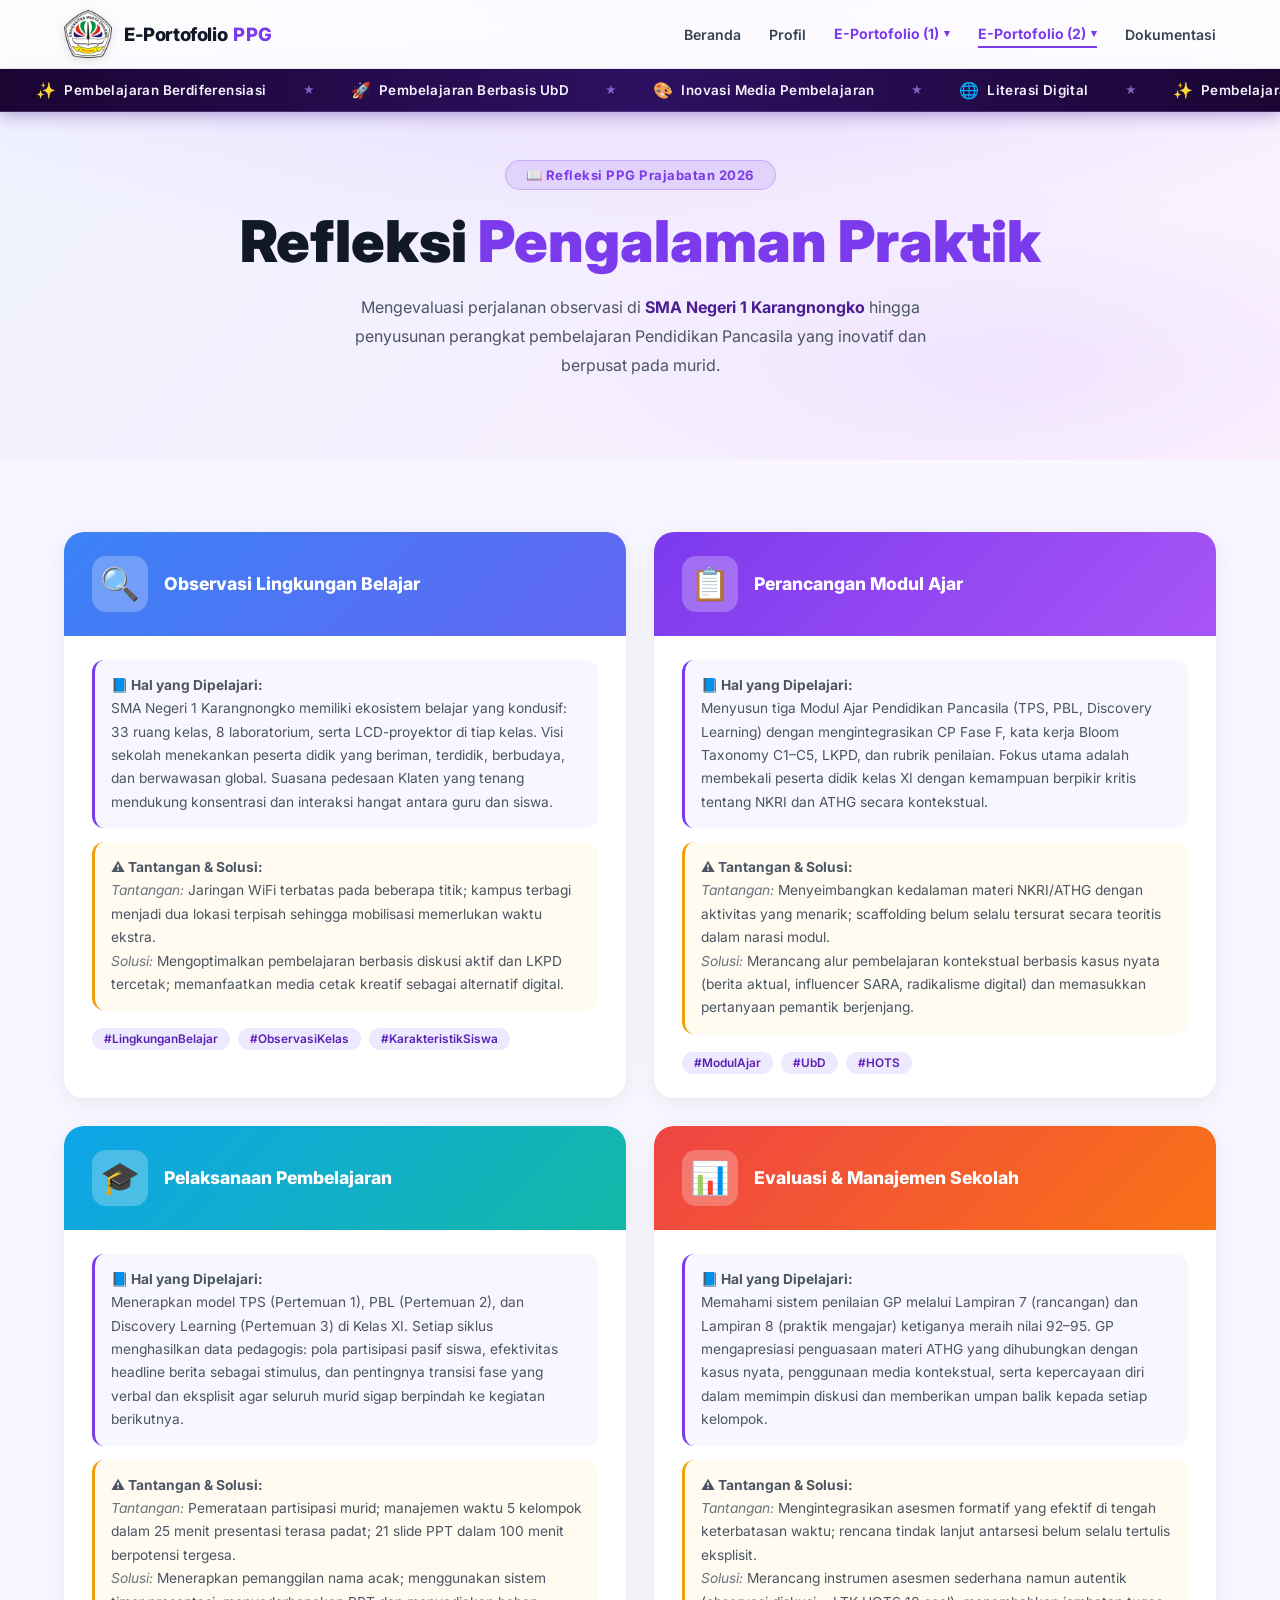
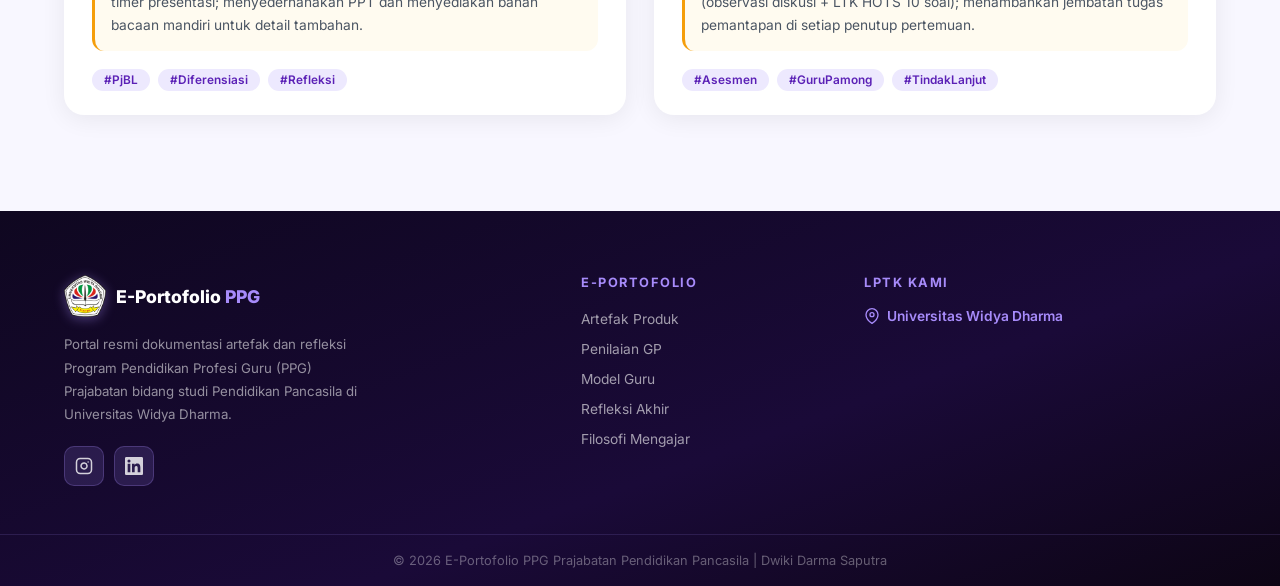
<file: E-Portopolio-PPG/refleksi.html>
<!DOCTYPE html>
<html lang="id">

<head>
  <meta charset="UTF-8" />
  <meta name="viewport" content="width=device-width, initial-scale=1.0" />
  <title>Refleksi Akhir – E-Portofolio PPG</title>
  <meta name="description" content="Refleksi Pengalaman Praktik PPG Dwiki Darma Saputra di SMA Negeri 1 Karangnongko – Observasi, Modul Ajar, Pembelajaran, dan Evaluasi." />
  <link rel="preconnect" href="https://fonts.googleapis.com" />
  <link rel="preconnect" href="https://fonts.gstatic.com" crossorigin />
  <link href="https://fonts.googleapis.com/css2?family=Inter:wght@300;400;500;600;700;800;900&family=Playfair+Display:wght@700;800&display=swap" rel="stylesheet" />
  <link rel="stylesheet" href="style.css" />
  <link rel="stylesheet" href="refleksi.css" />
</head>

<body>

  <!-- NAV -->
  <nav class="navbar" id="navbar">
    <div class="nav-inner">
      <a href="index.html" class="nav-brand" aria-label="E-Portofolio PPG">
        <img src="unwidha_logo.png" alt="Logo Universitas Widya Dharma" class="unwidha-logo-img" />
        <span class="nav-brand-text">
          <span class="brand-eporto">E-Portofolio</span><span class="brand-ppg"> PPG</span>
        </span>
      </a>
      <ul class="nav-links" id="nav-links">
        <li><a href="index.html">Beranda</a></li>
        <li><a href="profil.html">Profil</a></li>
        <li class="nav-dropdown">
          <a href="#" class="nav-dropdown-toggle" id="eporto1-toggle">E-Portofolio (1) <span class="nav-arrow">&#9662;</span></a>
          <ul class="nav-dropdown-menu" id="eporto1-menu">
            <li><a href="artefak-produk.html"><span>📦</span> Artefak Produk</a></li>
            <li><a href="penilaian-gp.html"><span>⭐</span> Penilaian GP</a></li>
            <li><a href="model-guru.html"><span>👨‍🏫</span> Model Guru</a></li>
          </ul>
        </li>
        <li class="nav-dropdown">
          <a href="#" class="nav-dropdown-toggle nav-active" id="eporto2-toggle">E-Portofolio (2) <span class="nav-arrow">&#9662;</span></a>
          <ul class="nav-dropdown-menu" id="eporto2-menu">
            <li><a href="refleksi.html" class="nav-active"><span>📖</span> Refleksi Akhir</a></li>
            <li><a href="filosofi-mengajar.html"><span>💡</span> Filosofi Mengajar</a></li>
          </ul>
        </li>
        <li><a href="dokumentasi.html">Dokumentasi</a></li>
      </ul>
      <button class="hamburger" id="hamburger" aria-label="Menu">&#9776;</button>
    </div>
  </nav>

  <!-- TICKER -->
  <div class="ticker-wrap" id="ticker-bar" aria-label="Highlight Pembelajaran">
    <div class="ticker-track">
      <span class="ticker-item"><span class="ticker-emoji">✨</span>Pembelajaran Berdiferensiasi</span>
      <span class="ticker-dot">★</span>
      <span class="ticker-item"><span class="ticker-emoji">🚀</span>Pembelajaran Berbasis UbD</span>
      <span class="ticker-dot">★</span>
      <span class="ticker-item"><span class="ticker-emoji">🎨</span>Inovasi Media Pembelajaran</span>
      <span class="ticker-dot">★</span>
      <span class="ticker-item"><span class="ticker-emoji">🌐</span>Literasi Digital</span>
      <span class="ticker-dot">★</span>
      <span class="ticker-item"><span class="ticker-emoji">✨</span>Pembelajaran Berdiferensiasi</span>
      <span class="ticker-dot">★</span>
      <span class="ticker-item"><span class="ticker-emoji">🚀</span>Pembelajaran Berbasis UbD</span>
      <span class="ticker-dot">★</span>
      <span class="ticker-item"><span class="ticker-emoji">🎨</span>Inovasi Media Pembelajaran</span>
      <span class="ticker-dot">★</span>
      <span class="ticker-item"><span class="ticker-emoji">🌐</span>Literasi Digital</span>
      <span class="ticker-dot">★</span>
    </div>
  </div>

  <!-- REFLEKSI HERO -->
  <section class="ref-hero">
    <div class="ref-hero-bg"></div>
    <div class="container ref-hero-inner">
      <span class="ref-badge">📖 Refleksi PPG Prajabatan 2026</span>
      <h1 class="ref-title">Refleksi <span class="ref-title-accent">Pengalaman Praktik</span></h1>
      <p class="ref-subtitle">Mengevaluasi perjalanan observasi di <strong>SMA Negeri 1 Karangnongko</strong> hingga<br />penyusunan perangkat pembelajaran Pendidikan Pancasila yang inovatif dan berpusat pada murid.</p>
    </div>
  </section>

  <!-- REFLEKSI CARDS -->
  <section class="ref-section">
    <div class="container">
      <div class="ref-grid">

        <!-- Card 1: Observasi -->
        <div class="ref-card" data-aos="fade-up">
          <div class="ref-card-header ref-blue">
            <div class="ref-card-icon">🔍</div>
            <div>
              <h2 class="ref-card-title">Observasi Lingkungan Belajar</h2>
            </div>
          </div>
          <div class="ref-card-body">
            <div class="ref-box">
              <p class="ref-box-label">📘 Hal yang Dipelajari:</p>
              <p>SMA Negeri 1 Karangnongko memiliki ekosistem belajar yang kondusif: 33 ruang kelas, 8 laboratorium, serta LCD-proyektor di tiap kelas. Visi sekolah menekankan peserta didik yang beriman, terdidik, berbudaya, dan berwawasan global. Suasana pedesaan Klaten yang tenang mendukung konsentrasi dan interaksi hangat antara guru dan siswa.</p>
            </div>
            <div class="ref-box ref-box-warn">
              <p class="ref-box-label">⚠️ Tantangan &amp; Solusi:</p>
              <p><em>Tantangan:</em> Jaringan WiFi terbatas pada beberapa titik; kampus terbagi menjadi dua lokasi terpisah sehingga mobilisasi memerlukan waktu ekstra.<br />
              <em>Solusi:</em> Mengoptimalkan pembelajaran berbasis diskusi aktif dan LKPD tercetak; memanfaatkan media cetak kreatif sebagai alternatif digital.</p>
            </div>
            <div class="ref-tags">
              <span>#LingkunganBelajar</span>
              <span>#ObservasiKelas</span>
              <span>#KarakteristikSiswa</span>
            </div>
          </div>
        </div>

        <!-- Card 2: Modul Ajar -->
        <div class="ref-card" data-aos="fade-up">
          <div class="ref-card-header ref-purple">
            <div class="ref-card-icon">📋</div>
            <div>
              <h2 class="ref-card-title">Perancangan Modul Ajar</h2>
            </div>
          </div>
          <div class="ref-card-body">
            <div class="ref-box">
              <p class="ref-box-label">📘 Hal yang Dipelajari:</p>
              <p>Menyusun tiga Modul Ajar Pendidikan Pancasila (TPS, PBL, Discovery Learning) dengan mengintegrasikan CP Fase F, kata kerja Bloom Taxonomy C1–C5, LKPD, dan rubrik penilaian. Fokus utama adalah membekali peserta didik kelas XI dengan kemampuan berpikir kritis tentang NKRI dan ATHG secara kontekstual.</p>
            </div>
            <div class="ref-box ref-box-warn">
              <p class="ref-box-label">⚠️ Tantangan &amp; Solusi:</p>
              <p><em>Tantangan:</em> Menyeimbangkan kedalaman materi NKRI/ATHG dengan aktivitas yang menarik; scaffolding belum selalu tersurat secara teoritis dalam narasi modul.<br />
              <em>Solusi:</em> Merancang alur pembelajaran kontekstual berbasis kasus nyata (berita aktual, influencer SARA, radikalisme digital) dan memasukkan pertanyaan pemantik berjenjang.</p>
            </div>
            <div class="ref-tags">
              <span>#ModulAjar</span>
              <span>#UbD</span>
              <span>#HOTS</span>
            </div>
          </div>
        </div>

        <!-- Card 3: Pelaksanaan -->
        <div class="ref-card" data-aos="fade-up">
          <div class="ref-card-header ref-teal">
            <div class="ref-card-icon">🎓</div>
            <div>
              <h2 class="ref-card-title">Pelaksanaan Pembelajaran</h2>
            </div>
          </div>
          <div class="ref-card-body">
            <div class="ref-box">
              <p class="ref-box-label">📘 Hal yang Dipelajari:</p>
              <p>Menerapkan model TPS (Pertemuan 1), PBL (Pertemuan 2), dan Discovery Learning (Pertemuan 3) di Kelas XI. Setiap siklus menghasilkan data pedagogis: pola partisipasi pasif siswa, efektivitas headline berita sebagai stimulus, dan pentingnya transisi fase yang verbal dan eksplisit agar seluruh murid sigap berpindah ke kegiatan berikutnya.</p>
            </div>
            <div class="ref-box ref-box-warn">
              <p class="ref-box-label">⚠️ Tantangan &amp; Solusi:</p>
              <p><em>Tantangan:</em> Pemerataan partisipasi murid; manajemen waktu 5 kelompok dalam 25 menit presentasi terasa padat; 21 slide PPT dalam 100 menit berpotensi tergesa.<br />
              <em>Solusi:</em> Menerapkan pemanggilan nama acak; menggunakan sistem timer presentasi; menyederhanakan PPT dan menyediakan bahan bacaan mandiri untuk detail tambahan.</p>
            </div>
            <div class="ref-tags">
              <span>#PjBL</span>
              <span>#Diferensiasi</span>
              <span>#Refleksi</span>
            </div>
          </div>
        </div>

        <!-- Card 4: Evaluasi -->
        <div class="ref-card" data-aos="fade-up">
          <div class="ref-card-header ref-red">
            <div class="ref-card-icon">📊</div>
            <div>
              <h2 class="ref-card-title">Evaluasi &amp; Manajemen Sekolah</h2>
            </div>
          </div>
          <div class="ref-card-body">
            <div class="ref-box">
              <p class="ref-box-label">📘 Hal yang Dipelajari:</p>
              <p>Memahami sistem penilaian GP melalui Lampiran 7 (rancangan) dan Lampiran 8 (praktik mengajar) ketiganya meraih nilai 92–95. GP mengapresiasi penguasaan materi ATHG yang dihubungkan dengan kasus nyata, penggunaan media kontekstual, serta kepercayaan diri dalam memimpin diskusi dan memberikan umpan balik kepada setiap kelompok.</p>
            </div>
            <div class="ref-box ref-box-warn">
              <p class="ref-box-label">⚠️ Tantangan &amp; Solusi:</p>
              <p><em>Tantangan:</em> Mengintegrasikan asesmen formatif yang efektif di tengah keterbatasan waktu; rencana tindak lanjut antarsesi belum selalu tertulis eksplisit.<br />
              <em>Solusi:</em> Merancang instrumen asesmen sederhana namun autentik (observasi diskusi + LTK HOTS 10 soal); menambahkan jembatan tugas pemantapan di setiap penutup pertemuan.</p>
            </div>
            <div class="ref-tags">
              <span>#Asesmen</span>
              <span>#GuruPamong</span>
              <span>#TindakLanjut</span>
            </div>
          </div>
        </div>

      </div>
    </div>
  </section>

  <!-- FOOTER -->
  <footer class="footer-new">
    <div class="footer-top">
      <div class="container footer-grid">
        <div class="footer-col">
          <div class="footer-brand">
            <img src="unwidha_logo.png" alt="Logo Unwidha" class="footer-logo-img" />
            <span class="footer-brand-name"><span class="fb-eporto">E-Portofolio</span><span class="fb-ppg"> PPG</span></span>
          </div>
          <p class="footer-desc">Portal resmi dokumentasi artefak dan refleksi Program Pendidikan Profesi Guru (PPG) Prajabatan bidang studi Pendidikan Pancasila di Universitas Widya Dharma.</p>
          <div class="footer-socials">
            <a href="https://www.instagram.com/ikdrsptra_/" target="_blank" rel="noopener" class="footer-social-btn" aria-label="Instagram" id="footer-ig-r">
              <svg xmlns="http://www.w3.org/2000/svg" width="18" height="18" viewBox="0 0 24 24" fill="none" stroke="currentColor" stroke-width="2" stroke-linecap="round" stroke-linejoin="round"><rect x="2" y="2" width="20" height="20" rx="5" ry="5"/><path d="M16 11.37A4 4 0 1 1 12.63 8 4 4 0 0 1 16 11.37z"/><line x1="17.5" y1="6.5" x2="17.51" y2="6.5"/></svg>
            </a>
            <a href="https://www.linkedin.com/in/dwikidarmasaputra080502" target="_blank" rel="noopener" class="footer-social-btn" aria-label="LinkedIn" id="footer-li-r">
              <svg xmlns="http://www.w3.org/2000/svg" width="18" height="18" viewBox="0 0 24 24" fill="currentColor"><path d="M20.447 20.452h-3.554v-5.569c0-1.328-.027-3.037-1.852-3.037-1.853 0-2.136 1.445-2.136 2.939v5.667H9.351V9h3.414v1.561h.046c.477-.9 1.637-1.85 3.37-1.85 3.601 0 4.267 2.37 4.267 5.455v6.286zM5.337 7.433a2.062 2.062 0 0 1-2.063-2.065 2.064 2.064 0 1 1 2.063 2.065zm1.782 13.019H3.555V9h3.564v11.452zM22.225 0H1.771C.792 0 0 .774 0 1.729v20.542C0 23.227.792 24 1.771 24h20.451C23.2 24 24 23.227 24 22.271V1.729C24 .774 23.2 0 22.222 0h.003z"/></svg>
            </a>
          </div>
        </div>
        <div class="footer-col">
          <h4 class="footer-col-title">E-Portofolio</h4>
          <ul class="footer-links">
            <li><a href="artefak-produk.html">Artefak Produk</a></li>
            <li><a href="penilaian-gp.html">Penilaian GP</a></li>
            <li><a href="model-guru.html">Model Guru</a></li>
            <li><a href="refleksi.html">Refleksi Akhir</a></li>
            <li><a href="filosofi-mengajar.html">Filosofi Mengajar</a></li>
          </ul>
        </div>
        <div class="footer-col">
          <h4 class="footer-col-title">LPTK Kami</h4>
          <a href="https://maps.app.goo.gl/tfwrJ8PoLEfRgoeG6" target="_blank" rel="noopener" class="footer-lptk-link" id="lptk-map-link-r">
            <svg xmlns="http://www.w3.org/2000/svg" width="16" height="16" viewBox="0 0 24 24" fill="none" stroke="currentColor" stroke-width="2" stroke-linecap="round" stroke-linejoin="round"><path d="M21 10c0 7-9 13-9 13s-9-6-9-13a9 9 0 0 1 18 0z"/><circle cx="12" cy="10" r="3"/></svg>
            Universitas Widya Dharma
          </a>
          <div class="footer-map-embed">
            <iframe
              src="https://www.google.com/maps/embed?pb=!1m18!1m12!1m3!1d3952.697!2d110.6047!3d-7.7128!2m3!1f0!2f0!3f0!3m2!1i1024!2i768!4f13.1!3m3!1m2!1s0x2e7a3c1b3e000001%3A0x1!2sUniversitas+Widya+Dharma+Klaten!5e0!3m2!1sid!2sid!4v1"
              width="100%" height="140" style="border:0; border-radius:10px; opacity:.85;"
              allowfullscreen="" loading="lazy"
              referrerpolicy="no-referrer-when-downgrade">
            </iframe>
          </div>
        </div>
      </div>
    </div>
    <div class="footer-bottom">
      <div class="container">
        <p>© 2026 E-Portofolio PPG Prajabatan Pendidikan Pancasila | Dwiki Darma Saputra</p>
      </div>
    </div>
  </footer>

  <script src="script.js"></script>
</body>

</html>
</file>
<file: E-Portopolio-PPG/style.css>
/* ===== RESET & BASE ===== */
*, *::before, *::after { box-sizing: border-box; margin: 0; padding: 0; }

:root {
  --purple-deep: #4c1d95;
  --purple-main: #7c3aed;
  --purple-light: #a78bfa;
  --purple-pale: #ede9fe;
  --purple-blob: rgba(124,58,237,.18);
  --maroon: #9b1c1c;
  --maroon-light: #fca5a5;
  --white: #ffffff;
  --gray-50: #f9fafb;
  --gray-100: #f3f4f6;
  --gray-200: #e5e7eb;
  --gray-600: #4b5563;
  --gray-700: #374151;
  --gray-900: #111827;
  --shadow-md: 0 4px 24px rgba(124,58,237,.12);
  --shadow-lg: 0 12px 48px rgba(124,58,237,.18);
  --radius: 20px;
  --transition: .3s cubic-bezier(.4,0,.2,1);
}

html { scroll-behavior: smooth; }

body {
  font-family: 'Inter', sans-serif;
  color: var(--gray-900);
  background: var(--white);
  overflow-x: hidden;
}

.container { max-width: 1200px; margin: 0 auto; padding: 0 24px; }

/* ===== NAVBAR ===== */
.navbar {
  position: fixed; top: 0; left: 0; right: 0; z-index: 100;
  background: rgba(255,255,255,.85);
  backdrop-filter: blur(16px);
  border-bottom: 1px solid var(--gray-200);
  transition: var(--transition);
}
.navbar.scrolled { box-shadow: var(--shadow-md); }
.nav-inner {
  max-width: 1200px; margin: 0 auto; padding: 0 24px;
  display: flex; align-items: center; justify-content: space-between;
  height: 68px;
}
.nav-brand {
  display: flex; align-items: center; gap: 12px;
  text-decoration: none; flex-shrink: 0;
  transition: var(--transition);
}
.nav-brand:hover { opacity: .85; }
.unwidha-logo-img {
  height: 48px; width: 48px;
  object-fit: contain;
  display: block;
  filter: drop-shadow(0 2px 4px rgba(0,0,0,.12));
}
.nav-brand-text {
  display: flex;
  flex-direction: row;
  align-items: baseline;
  gap: 6px;
}
.brand-eporto {
  font-family: 'Inter', sans-serif;
  font-size: 1.15rem;
  font-weight: 800;
  color: #111827;
  letter-spacing: -.4px;
}
.brand-ppg {
  font-family: 'Inter', sans-serif;
  font-size: 1.15rem;
  font-weight: 800;
  color: var(--purple-main);
  letter-spacing: .5px;
}

/* ===== TICKER ===== */
.ticker-wrap {
  position: fixed;
  top: 68px;
  left: 0; right: 0;
  z-index: 99;
  background: linear-gradient(90deg, #1a0533 0%, #2d1060 50%, #1a0533 100%);
  overflow: hidden;
  height: 44px;
  display: flex;
  align-items: center;
  border-bottom: 1px solid rgba(167,139,250,.25);
  box-shadow: 0 4px 16px rgba(76,29,149,.35);
}
.ticker-track {
  display: flex;
  align-items: center;
  white-space: nowrap;
  animation: ticker-scroll 28s linear infinite;
  gap: 0;
}
.ticker-track:hover { animation-play-state: paused; }
.ticker-item {
  display: inline-flex;
  align-items: center;
  gap: 8px;
  padding: 0 36px;
  font-size: .84rem;
  font-weight: 600;
  color: #f5f3ff;
  letter-spacing: .4px;
  white-space: nowrap;
}
.ticker-emoji {
  font-size: 1rem;
  flex-shrink: 0;
}
.ticker-dot {
  color: var(--purple-light);
  font-size: .7rem;
  opacity: .7;
  flex-shrink: 0;
}
@keyframes ticker-scroll {
  0%   { transform: translateX(0); }
  100% { transform: translateX(-50%); }
}
.dot { color: var(--maroon); }
.nav-links { display: flex; gap: 28px; list-style: none; align-items: center; }
.nav-links a {
  text-decoration: none; font-size: .88rem; font-weight: 600;
  color: var(--gray-700); transition: var(--transition); padding: 4px 0;
  border-bottom: 2px solid transparent;
}
.nav-links a:hover, .nav-links a.nav-active {
  color: var(--purple-main);
  border-bottom-color: var(--purple-main);
}
/* Dropdown */
.nav-dropdown { position: relative; }
.nav-dropdown-toggle {
  display: flex; align-items: center; gap: 5px; cursor: pointer;
}
.nav-arrow { font-size: .7rem; transition: transform .2s; }
.nav-dropdown:hover .nav-arrow,
.nav-dropdown.active-dropdown .nav-arrow { transform: rotate(180deg); }
.nav-dropdown-menu {
  display: none; position: absolute; top: calc(100% + 12px); left: 50%;
  transform: translateX(-50%);
  background: #fff; border-radius: 14px; min-width: 200px;
  box-shadow: 0 12px 40px rgba(124,58,237,.18);
  border: 1px solid rgba(124,58,237,.12);
  list-style: none; padding: 8px;
  z-index: 200;
  animation: ddFade .18s ease;
}
@keyframes ddFade {
  from { opacity: 0; transform: translateX(-50%) translateY(-8px); }
  to   { opacity: 1; transform: translateX(-50%) translateY(0); }
}
.nav-dropdown:hover .nav-dropdown-menu,
.nav-dropdown.active-dropdown .nav-dropdown-menu { display: block; }
.nav-dropdown-menu li a {
  display: flex; align-items: center; gap: 10px;
  padding: 9px 14px; border-radius: 8px;
  font-size: .86rem; font-weight: 500; color: var(--gray-700);
  text-decoration: none; border-bottom: none;
  transition: background .2s, color .2s;
}
.nav-dropdown-menu li a:hover {
  background: var(--purple-pale); color: var(--purple-main);
  border-bottom: none;
}
.nav-dropdown-menu li a span { font-size: 1rem; }
.hamburger { display: none; background: none; border: none; font-size: 1.5rem; cursor: pointer; color: var(--purple-main); }

/* ===== HERO ===== */
.hero {
  min-height: 100vh;
  background: linear-gradient(135deg, #faf9ff 0%, #f5f3ff 50%, #fdf4ff 100%);
  display: flex; align-items: center;
  position: relative; overflow: hidden;
  padding-top: 112px;
}

/* blobs */
.blob {
  position: absolute; border-radius: 50%;
  filter: blur(60px); pointer-events: none;
}
.blob-1 {
  width: 420px; height: 420px;
  background: var(--purple-blob);
  top: -100px; left: -80px;
  animation: float1 8s ease-in-out infinite;
}
.blob-2 {
  width: 320px; height: 320px;
  background: rgba(155,28,28,.12);
  bottom: 20px; left: 200px;
  animation: float2 10s ease-in-out infinite;
}
.blob-3 {
  width: 200px; height: 200px;
  background: rgba(167,139,250,.2);
  top: 60%; right: 5%;
  animation: float1 7s ease-in-out infinite reverse;
}
.circle {
  position: absolute; border-radius: 50%; border: 2px solid rgba(124,58,237,.15);
  pointer-events: none;
}
.c1 { width: 120px; height: 120px; top: 15%; right: 25%; }
.c2 { width: 60px; height: 60px; bottom: 20%; right: 40%; }
.c3 { width: 80px; height: 80px; top: 35%; left: 40%; border-style: dashed; }

@keyframes float1 {
  0%,100% { transform: translate(0,0) scale(1); }
  50% { transform: translate(30px,-30px) scale(1.05); }
}
@keyframes float2 {
  0%,100% { transform: translate(0,0); }
  50% { transform: translate(-20px,20px); }
}

.hero-content {
  position: relative; z-index: 2;
  max-width: 1200px; margin: 0 auto; padding: 0 24px;
  display: flex; align-items: center; justify-content: space-between;
  gap: 48px; width: 100%;
}
.hero-text { flex: 1; max-width: 540px; }
.hero-subtitle {
  font-size: .9rem; font-weight: 500; color: var(--gray-600);
  letter-spacing: .5px; margin-bottom: 16px;
  animation: fadeUp .6s ease both;
}
.hero-name {
  font-family: 'Inter', sans-serif; font-weight: 900;
  font-size: clamp(3rem, 7vw, 5.5rem);
  line-height: 1.05; color: var(--gray-900);
  margin-bottom: 20px;
  animation: fadeUp .7s ease .1s both;
}
.hero-tagline {
  font-size: 1rem; line-height: 1.65; color: var(--gray-700);
  margin-bottom: 28px;
  animation: fadeUp .7s ease .2s both;
}
.hero-social-row {
  display: flex; gap: 12px; flex-wrap: wrap;
  margin-bottom: 28px;
  animation: fadeUp .7s ease .3s both;
}
.hero-social-btn {
  display: inline-flex; align-items: center; gap: 8px;
  border: 1.5px solid var(--purple-light);
  border-radius: 40px; padding: 9px 20px;
  font-size: .85rem; font-weight: 600; color: var(--purple-main);
  text-decoration: none; background: transparent;
  transition: var(--transition);
}
.hero-social-btn:hover { background: var(--purple-pale); border-color: var(--purple-main); transform: translateY(-2px); }
.hero-social-btn.linkedin { color: #0077b5; border-color: #0077b5; }
.hero-social-btn.linkedin:hover { background: #e8f4fc; }
.hero-social-btn svg { flex-shrink: 0; }
.hero-cta {
  display: flex; gap: 16px; flex-wrap: wrap;
  animation: fadeUp .7s ease .4s both;
}
.btn-primary {
  background: linear-gradient(135deg, var(--purple-main), var(--purple-deep));
  color: #fff; padding: 14px 32px; border-radius: 50px;
  font-weight: 700; font-size: .95rem; text-decoration: none; border: none; cursor: pointer;
  transition: var(--transition);
  box-shadow: 0 8px 24px rgba(124,58,237,.35);
}
.btn-primary:hover { transform: translateY(-2px); box-shadow: 0 12px 32px rgba(124,58,237,.45); }
.btn-ghost {
  background: transparent; color: var(--purple-main);
  padding: 13px 28px; border-radius: 50px;
  font-weight: 600; font-size: .95rem; text-decoration: none;
  border: 2px solid var(--purple-main); transition: var(--transition);
}
.btn-ghost:hover { background: var(--purple-pale); }

.hero-photo { flex-shrink: 0; animation: fadeUp .8s ease .2s both; }
.photo-frame {
  width: 380px;
  height: 580px;
  border-radius: 24px;
  background: linear-gradient(145deg, var(--purple-pale), #e8d5ff);
  box-shadow: var(--shadow-lg), inset 0 1px 0 rgba(255,255,255,.6);
  overflow: hidden;
  position: relative;
  border: 2px solid rgba(124,58,237,.2);
}
.photo-frame img {
  width: 100%;
  height: 100%;
  object-fit: cover;
  object-position: center 15%;
  display: block;
  transition: transform .5s ease;
}
.photo-frame:hover img { transform: scale(1.03); }

/* ===== ABOUT ===== */
.about { padding: 100px 0; background: var(--white); }
.about-grid { display: grid; grid-template-columns: 1fr 1fr; gap: 64px; align-items: center; }
.section-label {
  display: inline-block; font-size: .78rem; font-weight: 700;
  letter-spacing: 2px; text-transform: uppercase;
  color: var(--purple-main); margin-bottom: 12px;
  background: var(--purple-pale); padding: 4px 14px; border-radius: 20px;
}
.section-label.light { background: rgba(255,255,255,.2); color: #fff; }
.about-text h2, .section-header h2 {
  font-size: clamp(1.8rem, 3.5vw, 2.6rem);
  font-weight: 800; line-height: 1.2; margin-bottom: 20px;
}
.accent { color: var(--purple-main); }
.accent-light { color: var(--purple-light); }
.about-text p { color: var(--gray-600); line-height: 1.8; margin-bottom: 16px; }
.stats-row { display: flex; gap: 32px; margin-top: 32px; }
.stat { text-align: center; }
.stat-number { display: block; font-size: 2rem; font-weight: 900; color: var(--purple-main); }
.stat-label { font-size: .8rem; font-weight: 500; color: var(--gray-600); }
.about-cards { display: grid; grid-template-columns: 1fr 1fr; gap: 16px; }
.info-card {
  background: var(--gray-50); border: 1px solid var(--gray-200);
  border-radius: 16px; padding: 20px;
  display: flex; gap: 14px; align-items: flex-start;
  transition: var(--transition);
}
.info-card:hover { transform: translateY(-4px); box-shadow: var(--shadow-md); border-color: var(--purple-light); }
.card-icon { font-size: 1.5rem; flex-shrink: 0; }
.info-card h4 { font-weight: 700; font-size: .9rem; margin-bottom: 4px; }
.info-card p { font-size: .82rem; color: var(--gray-600); line-height: 1.5; }

/* ===== JOURNEY ===== */
.journey {
  padding: 100px 0;
  background: linear-gradient(135deg, var(--purple-deep) 0%, #5b21b6 100%);
  color: #fff; position: relative; overflow: hidden;
}
.journey::before {
  content: ''; position: absolute; inset: 0;
  background: url("data:image/svg+xml,%3Csvg width='60' height='60' viewBox='0 0 60 60' xmlns='http://www.w3.org/2000/svg'%3E%3Cg fill='none' fill-rule='evenodd'%3E%3Cg fill='%23ffffff' fill-opacity='0.03'%3E%3Ccircle cx='30' cy='30' r='4'/%3E%3C/g%3E%3C/g%3E%3C/svg%3E");
}
.section-header { text-align: center; margin-bottom: 64px; }
.section-header h2 { color: #fff; }
.timeline { position: relative; max-width: 900px; margin: 0 auto; }
.timeline::before {
  content: ''; position: absolute;
  left: 50%; top: 0; bottom: 0; width: 2px;
  background: rgba(255,255,255,.2);
  transform: translateX(-50%);
}
.timeline-item {
  display: flex; gap: 32px; margin-bottom: 48px;
  justify-content: flex-end; padding-right: calc(50% + 40px);
}
.timeline-item.right {
  justify-content: flex-start; padding-right: 0;
  padding-left: calc(50% + 40px);
}
.timeline-dot {
  position: absolute; left: 50%; transform: translateX(-50%);
  width: 44px; height: 44px; border-radius: 50%;
  background: var(--purple-main); border: 3px solid #fff;
  display: flex; align-items: center; justify-content: center;
  font-weight: 700; font-size: .9rem; z-index: 2;
  box-shadow: 0 0 0 6px rgba(124,58,237,.3);
}
.timeline-content {
  background: rgba(255,255,255,.1);
  backdrop-filter: blur(12px);
  border: 1px solid rgba(255,255,255,.2);
  border-radius: 20px; padding: 28px;
  flex: 1; max-width: 380px;
}
.timeline-content.highlight { border-color: var(--purple-light); background: rgba(167,139,250,.2); }
.timeline-date { font-size: .78rem; font-weight: 600; color: var(--purple-light); letter-spacing: 1px; }
.timeline-content h3 { font-size: 1.1rem; font-weight: 700; margin: 8px 0; }
.timeline-content p { font-size: .88rem; opacity: .85; line-height: 1.7; }
.timeline-tags { display: flex; gap: 8px; flex-wrap: wrap; margin-top: 14px; }
.timeline-tags span {
  background: rgba(255,255,255,.15); border-radius: 20px;
  padding: 3px 12px; font-size: .75rem; font-weight: 500;
}

/* ===== PORTFOLIO ===== */
.portfolio-section { padding: 100px 0; background: var(--gray-50); }
.portfolio-section .section-header { text-align: center; margin-bottom: 56px; }
.portfolio-section .section-header h2 { color: var(--gray-900); }
.portfolio-grid {
  display: grid;
  grid-template-columns: repeat(3, 1fr);
  gap: 24px;
}
.portfolio-card {
  background: var(--white); border-radius: 20px;
  overflow: hidden; box-shadow: 0 2px 16px rgba(0,0,0,.06);
  transition: var(--transition);
}
.portfolio-card:hover { transform: translateY(-6px); box-shadow: var(--shadow-lg); }
.portfolio-img { position: relative; overflow: hidden; height: 200px; }
.portfolio-img img { width: 100%; height: 100%; object-fit: cover; transition: transform .5s ease; }
.portfolio-card:hover .portfolio-img img { transform: scale(1.08); }
.portfolio-overlay {
  position: absolute; inset: 0;
  background: linear-gradient(to top, rgba(76,29,149,.8), transparent);
  display: flex; align-items: flex-end; padding: 16px;
  opacity: 0; transition: var(--transition);
  color: #fff; font-weight: 600;
}
.portfolio-card:hover .portfolio-overlay { opacity: 1; }
.portfolio-info { padding: 20px; }
.portfolio-tag {
  font-size: .72rem; font-weight: 700; letter-spacing: 1px;
  text-transform: uppercase; color: var(--purple-main);
  background: var(--purple-pale); padding: 3px 10px; border-radius: 20px;
}
.portfolio-info h3 { font-size: 1rem; font-weight: 700; margin: 10px 0 6px; }
.portfolio-info p { font-size: .84rem; color: var(--gray-600); line-height: 1.6; }
.doc-card { display: flex; gap: 16px; align-items: flex-start; padding: 24px; }
.doc-icon { font-size: 2.5rem; flex-shrink: 0; }

/* ===== COMPETENCIES ===== */
.competencies {
  padding: 100px 0;
  background: linear-gradient(135deg, #1e1b4b 0%, #312e81 100%);
  color: #fff;
}
.competencies .section-header { text-align: center; margin-bottom: 56px; }
.comp-grid { display: grid; grid-template-columns: repeat(4, 1fr); gap: 24px; }
.comp-card {
  background: rgba(255,255,255,.08);
  backdrop-filter: blur(10px);
  border: 1px solid rgba(255,255,255,.15);
  border-radius: 20px; padding: 28px;
  transition: var(--transition);
}
.comp-card:hover { background: rgba(255,255,255,.13); transform: translateY(-4px); }
.comp-icon { font-size: 2rem; margin-bottom: 14px; display: block; }
.comp-card h3 { font-size: 1.05rem; font-weight: 700; margin-bottom: 14px; }
.comp-card ul { list-style: none; margin-bottom: 20px; }
.comp-card ul li {
  font-size: .82rem; opacity: .8; padding: 4px 0;
  padding-left: 16px; position: relative; line-height: 1.5;
}
.comp-card ul li::before { content: '▸'; position: absolute; left: 0; color: var(--purple-light); }
.comp-bar {
  height: 6px; background: rgba(255,255,255,.15);
  border-radius: 10px; overflow: hidden; margin-bottom: 6px;
}
.comp-fill {
  height: 100%; border-radius: 10px;
  background: linear-gradient(90deg, var(--purple-light), #c4b5fd);
  transition: width 1s ease;
}
.comp-percent { font-size: .78rem; font-weight: 600; opacity: .7; }

/* ===== REFLECTION ===== */
.reflection {
  padding: 100px 0;
  background: linear-gradient(135deg, var(--purple-pale) 0%, #fdf4ff 100%);
}
.reflection-inner { max-width: 820px; margin: 0 auto; text-align: center; }
blockquote {
  font-size: clamp(1.1rem, 2.5vw, 1.4rem);
  font-style: italic; line-height: 1.8;
  color: var(--gray-700); margin: 20px 0;
  position: relative;
}
blockquote::before {
  content: '"'; font-size: 6rem; color: var(--purple-light);
  font-family: 'Playfair Display', serif;
  position: absolute; top: -30px; left: -10px; opacity: .5; line-height: 1;
}
.reflection-author { font-weight: 700; color: var(--purple-main); margin-bottom: 48px; }
.vision-cards { display: grid; grid-template-columns: repeat(3,1fr); gap: 20px; }
.vision-card {
  background: var(--white); border-radius: 16px;
  padding: 24px; box-shadow: var(--shadow-md);
  display: flex; gap: 14px; align-items: flex-start;
  text-align: left; transition: var(--transition);
}
.vision-card:hover { transform: translateY(-4px); }
.vision-card span { font-size: 1.5rem; flex-shrink: 0; }
.vision-card p { font-size: .88rem; color: var(--gray-600); line-height: 1.6; }

/* ===== CONTACT ===== */
.contact { padding: 100px 0; background: var(--white); }
.contact-grid { display: grid; grid-template-columns: 1fr 1fr; gap: 64px; align-items: start; }
.contact-text h2 { font-size: clamp(2rem,4vw,2.8rem); font-weight: 800; margin-bottom: 16px; }
.contact-text p { color: var(--gray-600); line-height: 1.7; margin-bottom: 32px; }
.contact-links { display: flex; flex-direction: column; gap: 16px; }
.contact-item {
  display: flex; gap: 14px; align-items: center;
  text-decoration: none; color: var(--gray-700);
  background: var(--gray-50); border: 1px solid var(--gray-200);
  border-radius: 12px; padding: 16px 20px; transition: var(--transition);
}
.contact-item:hover { border-color: var(--purple-main); background: var(--purple-pale); color: var(--purple-main); transform: translateX(4px); }
.contact-icon { font-size: 1.2rem; }
.contact-icon-svg { display: flex; align-items: center; justify-content: center; width: 24px; height: 24px; }
.contact-form {
  background: var(--gray-50); border-radius: 24px;
  padding: 36px; border: 1px solid var(--gray-200);
}
.contact-form h3 { font-size: 1.2rem; font-weight: 700; margin-bottom: 24px; }
.form-group { position: relative; margin-bottom: 20px; }
.form-group input, .form-group textarea {
  width: 100%; border: 1.5px solid var(--gray-200); border-radius: 12px;
  padding: 14px 16px; font-size: .92rem; font-family: 'Inter', sans-serif;
  background: var(--white); transition: var(--transition); outline: none;
  color: var(--gray-900);
}
.form-group input:focus, .form-group textarea:focus { border-color: var(--purple-main); box-shadow: 0 0 0 3px rgba(124,58,237,.1); }
.form-group textarea { resize: vertical; min-height: 120px; }

/* ===== FOOTER NEW ===== */
.footer-new {
  background: linear-gradient(160deg, #0f0720 0%, #1a0a38 60%, #0d0515 100%);
  color: rgba(255,255,255,.85);
}
.footer-top { padding: 64px 0 48px; border-bottom: 1px solid rgba(167,139,250,.15); }
.footer-grid {
  display: grid;
  grid-template-columns: 2fr 1fr 1.5fr;
  gap: 48px;
}
.footer-brand {
  display: flex; align-items: center; gap: 10px;
  margin-bottom: 16px;
}
.footer-logo-img {
  height: 42px; width: 42px; object-fit: contain;
  filter: drop-shadow(0 2px 6px rgba(167,139,250,.4));
}
.footer-brand-name {
  font-size: 1.1rem; font-weight: 800;
}
.fb-eporto { color: #ffffff; }
.fb-ppg { color: var(--purple-light); }
.footer-desc {
  font-size: .83rem; color: rgba(255,255,255,.55); line-height: 1.75;
  margin-bottom: 20px; max-width: 300px;
}
.footer-socials { display: flex; gap: 10px; }
.footer-social-btn {
  display: flex; align-items: center; justify-content: center;
  width: 40px; height: 40px; border-radius: 10px;
  background: rgba(167,139,250,.15);
  border: 1px solid rgba(167,139,250,.25);
  color: rgba(255,255,255,.8);
  text-decoration: none;
  transition: var(--transition);
}
.footer-social-btn:hover {
  background: var(--purple-main);
  border-color: var(--purple-main);
  color: #fff;
  transform: translateY(-2px);
}
.footer-col-title {
  font-size: .8rem; font-weight: 700;
  letter-spacing: 1.5px; text-transform: uppercase;
  color: var(--purple-light);
  margin-bottom: 18px;
}
.footer-links { list-style: none; display: flex; flex-direction: column; gap: 10px; }
.footer-links a {
  text-decoration: none; font-size: .86rem;
  color: rgba(255,255,255,.6); transition: color .2s;
}
.footer-links a:hover { color: var(--purple-light); }
.footer-lptk-link {
  display: inline-flex; align-items: center; gap: 7px;
  font-size: .86rem; font-weight: 600;
  color: var(--purple-light); text-decoration: none;
  margin-bottom: 14px; transition: opacity .2s;
}
.footer-lptk-link:hover { opacity: .8; }
.footer-map-embed { border-radius: 12px; overflow: hidden; }
.footer-bottom {
  padding: 18px 0;
  text-align: center;
}
.footer-bottom p {
  font-size: .8rem;
  color: rgba(255,255,255,.35);
}

/* ===== ANIMATIONS ===== */
@keyframes fadeUp {
  from { opacity: 0; transform: translateY(28px); }
  to { opacity: 1; transform: translateY(0); }
}
[data-aos] {
  opacity: 0; transform: translateY(32px);
  transition: opacity .7s ease, transform .7s ease;
}
[data-aos].aos-animate { opacity: 1; transform: translateY(0); }
[data-aos="fade-right"] { transform: translateX(-32px); }
[data-aos="fade-right"].aos-animate { transform: translateX(0); }
[data-aos="fade-left"] { transform: translateX(32px); }
[data-aos="fade-left"].aos-animate { transform: translateX(0); }
[data-aos="zoom-in"] { transform: scale(.92); }
[data-aos="zoom-in"].aos-animate { transform: scale(1); opacity: 1; }

/* ===== RESPONSIVE ===== */
@media (max-width: 1024px) {
  .comp-grid { grid-template-columns: repeat(2,1fr); }
  .portfolio-grid { grid-template-columns: repeat(2,1fr); }
  .footer-grid { grid-template-columns: 1fr 1fr; }
}
@media (max-width: 768px) {
  .nav-links { display: none; }
  .hamburger { display: block; }
  .brand-eporto, .brand-ppg { font-size: .95rem; }
  .hero-content { flex-direction: column; text-align: center; }
  .hero-cta { justify-content: center; }
  .photo-frame { width: 300px; height: 420px; }
  .about-grid, .contact-grid { grid-template-columns: 1fr; }
  .timeline::before { left: 24px; }
  .timeline-item, .timeline-item.right { padding: 0 0 0 70px; justify-content: flex-start; }
  .timeline-dot { left: 24px; }
  .portfolio-grid, .vision-cards { grid-template-columns: 1fr; }
  .comp-grid { grid-template-columns: 1fr; }
  .stats-row { gap: 20px; }
  .ticker-item { font-size: .78rem; padding: 0 22px; }
  .hero { padding-top: 112px; }
  .footer-grid { grid-template-columns: 1fr; gap: 32px; }
  .footer-desc { max-width: 100%; }
}
</file>
<file: E-Portopolio-PPG/profil.css>
/* ===== PROFIL PAGE ===== */

/* ─── Hero Section ─── */
.profil-hero {
  position: relative;
  padding: 160px 0 80px;
  background: linear-gradient(135deg, #f0f4ff 0%, #eef0ff 50%, #f5f0ff 100%);
  overflow: hidden;
}
.profil-hero-bg {
  position: absolute; inset: 0;
  background:
    radial-gradient(ellipse 50% 60% at 30% 30%, rgba(124,58,237,.08), transparent),
    radial-gradient(ellipse 40% 50% at 80% 80%, rgba(99,102,241,.06), transparent);
  pointer-events: none;
}
.profil-hero-inner {
  position: relative; z-index: 2;
  display: flex;
  align-items: center;
  gap: 64px;
}

/* Photo column */
.profil-photo-col {
  display: flex;
  align-items: center;
  gap: 16px;
  flex-shrink: 0;
}

/* Social sidebar */
.profil-social-sidebar {
  display: flex;
  flex-direction: column;
  gap: 14px;
}
.sidebar-social-btn {
  display: flex; align-items: center; justify-content: center;
  width: 40px; height: 40px;
  border-radius: 12px;
  background: rgba(124,58,237,.08);
  border: 1px solid rgba(124,58,237,.15);
  color: #6b7280;
  text-decoration: none;
  transition: all .25s ease;
}
.sidebar-social-btn:hover {
  background: var(--purple-main);
  border-color: var(--purple-main);
  color: #ffffff;
  transform: translateY(-3px);
  box-shadow: 0 6px 20px rgba(124,58,237,.3);
}

/* Photo frame */
.profil-photo-frame {
  width: 320px;
  background: linear-gradient(160deg, #2d3a8c 0%, #1e2564 60%, #111842 100%);
  border-radius: 20px;
  overflow: hidden;
  position: relative;
  box-shadow: 0 20px 60px rgba(30,37,100,.35);
}
.profil-photo-frame img {
  width: 100%;
  height: auto;
  display: block;
  object-fit: cover;
}
.profil-year-badge {
  position: absolute;
  bottom: 0;
  left: 0;
  right: 0;
  background: linear-gradient(135deg, var(--purple-main), #6366f1);
  padding: 10px 20px;
  text-align: center;
  display: flex;
  flex-direction: column;
  align-items: center;
  gap: 2px;
}
.badge-year {
  font-size: 1.2rem;
  font-weight: 900;
  color: #fff;
  letter-spacing: 1px;
}
.badge-label {
  font-size: .65rem;
  font-weight: 700;
  color: rgba(255,255,255,.8);
  letter-spacing: 2px;
  text-transform: uppercase;
}

/* Info column */
.profil-info-col {
  flex: 1;
}
.profil-label {
  display: inline-block;
  font-size: .72rem;
  font-weight: 700;
  letter-spacing: 3px;
  text-transform: uppercase;
  color: var(--gray-600);
  margin-bottom: 14px;
}
.profil-name {
  font-family: 'Inter', sans-serif;
  font-size: clamp(2.4rem, 5vw, 3.8rem);
  font-weight: 900;
  line-height: 1.05;
  margin-bottom: 24px;
}
.pn-black { color: #111827; }
.pn-purple { color: var(--purple-main); }
.profil-desc {
  font-size: .95rem;
  color: var(--gray-600);
  line-height: 1.75;
  margin-bottom: 28px;
  max-width: 420px;
}
.profil-contact-btn {
  display: inline-block;
  background: #111827;
  color: #fff;
  padding: 14px 32px;
  border-radius: 8px;
  font-size: .85rem;
  font-weight: 700;
  letter-spacing: 1px;
  text-decoration: none;
  transition: all .25s ease;
}
.profil-contact-btn:hover {
  background: var(--purple-deep);
  transform: translateY(-2px);
  box-shadow: 0 8px 24px rgba(76,29,149,.3);
}

/* ─── Cerita Saya ─── */
.cerita-section {
  padding: 80px 0;
  background: #fff;
}
.cerita-inner {
  max-width: 760px;
  margin: 0 auto;
}
.cerita-badge {
  display: inline-block;
  background: rgba(124,58,237,.08);
  color: var(--purple-main);
  border: 1px solid rgba(124,58,237,.18);
  border-radius: 50px;
  padding: 5px 16px;
  font-size: .8rem;
  font-weight: 700;
  margin-bottom: 16px;
}
.cerita-title {
  font-size: clamp(1.8rem, 4vw, 2.6rem);
  font-weight: 900;
  color: #111827;
  margin-bottom: 32px;
}
.cerita-accent {
  color: var(--purple-main);
}
.cerita-text p {
  font-size: .94rem;
  line-height: 1.85;
  color: var(--gray-600);
  margin-bottom: 18px;
}
.cerita-text strong {
  color: #111827;
  font-weight: 700;
}
.cerita-quote-card {
  margin-top: 40px;
  background: linear-gradient(135deg, var(--purple-main), #6366f1);
  border-radius: 20px;
  padding: 36px 32px 28px;
  position: relative;
  overflow: hidden;
}
.cerita-quote-card::before {
  content: '';
  position: absolute;
  top: -30px; right: -30px;
  width: 140px; height: 140px;
  border-radius: 50%;
  background: rgba(255,255,255,.08);
}
.quote-mark {
  font-size: 2.5rem;
  color: rgba(255,255,255,.4);
  line-height: 1;
  margin-bottom: 10px;
}
.cerita-quote-card blockquote {
  font-size: 1rem;
  font-style: italic;
  color: #fff;
  line-height: 1.7;
  margin: 0;
  position: relative;
  z-index: 1;
}
.cerita-quote-card blockquote::before { display: none; }
.quote-author {
  font-size: .78rem;
  font-weight: 700;
  color: rgba(255,255,255,.65);
  letter-spacing: 1px;
  margin-top: 16px;
  text-transform: uppercase;
}

/* ─── Jejak Pendidikan ─── */
.edu-section {
  padding: 80px 0;
  background: #fafbff;
}
.edu-heading {
  font-size: clamp(1.8rem, 4vw, 2.4rem);
  font-weight: 900;
  text-align: center;
  color: #111827;
  margin-bottom: 48px;
}
.edu-accent { color: var(--purple-main); }

.edu-timeline {
  max-width: 640px;
  margin: 0 auto;
  position: relative;
  padding-left: 48px;
}
.edu-timeline::before {
  content: '';
  position: absolute;
  left: 22px; top: 0; bottom: 0;
  width: 2px;
  background: linear-gradient(to bottom, var(--purple-light), rgba(167,139,250,.2));
}
.edu-item {
  display: flex;
  align-items: flex-start;
  gap: 20px;
  margin-bottom: 40px;
  position: relative;
}
.edu-icon-wrap {
  width: 44px; height: 44px;
  border-radius: 50%;
  display: flex; align-items: center; justify-content: center;
  flex-shrink: 0;
  position: absolute;
  left: -48px;
  z-index: 2;
  box-shadow: 0 4px 12px rgba(0,0,0,.1);
}
.edu-icon-wrap.blue   { background: linear-gradient(135deg, #3b82f6, #6366f1); color: #fff; }
.edu-icon-wrap.purple { background: linear-gradient(135deg, #7c3aed, #a855f7); color: #fff; }
.edu-icon-wrap.teal   { background: linear-gradient(135deg, #0ea5e9, #14b8a6); color: #fff; }

.edu-content {
  background: #fff;
  border-radius: 16px;
  padding: 20px 24px;
  box-shadow: 0 2px 16px rgba(0,0,0,.05);
  border: 1px solid rgba(124,58,237,.08);
  flex: 1;
  transition: transform .25s ease, box-shadow .25s ease;
}
.edu-content:hover {
  transform: translateY(-4px);
  box-shadow: 0 8px 28px rgba(124,58,237,.12);
}
.edu-year-badge {
  display: inline-block;
  background: linear-gradient(135deg, var(--purple-main), #6366f1);
  color: #fff;
  font-size: .72rem;
  font-weight: 800;
  padding: 3px 14px;
  border-radius: 20px;
  letter-spacing: .5px;
  margin-bottom: 8px;
}
.edu-inst {
  font-size: 1.05rem;
  font-weight: 800;
  color: #111827;
  margin-bottom: 4px;
}
.edu-program {
  font-size: .86rem;
  color: #7c3aed;
  font-weight: 600;
}

/* ─── Kompetensi & Keahlian ─── */
.skill-section {
  padding: 80px 0;
  background: #fff;
}
.skill-heading {
  font-size: clamp(1.8rem, 4vw, 2.4rem);
  font-weight: 900;
  text-align: center;
  color: #111827;
  margin-bottom: 10px;
}
.skill-accent { color: var(--purple-main); }
.skill-sub {
  font-size: .9rem;
  color: var(--gray-600);
  text-align: center;
  margin-bottom: 48px;
}
.skill-grid {
  display: grid;
  grid-template-columns: repeat(3, 1fr);
  gap: 24px;
}
.skill-card {
  background: #fafbff;
  border: 2px solid rgba(124,58,237,.08);
  border-radius: 20px;
  padding: 32px 24px;
  text-align: center;
  transition: all .3s ease;
}
.skill-card:hover {
  border-color: var(--purple-main);
  transform: translateY(-6px);
  box-shadow: 0 16px 48px rgba(124,58,237,.12);
}
.skill-icon-wrap {
  width: 56px; height: 56px;
  border-radius: 16px;
  background: rgba(124,58,237,.08);
  display: flex; align-items: center; justify-content: center;
  margin: 0 auto 18px;
}
.skill-card h3 {
  font-size: 1rem;
  font-weight: 800;
  color: #111827;
  margin-bottom: 10px;
}
.skill-card p {
  font-size: .84rem;
  color: var(--gray-600);
  line-height: 1.7;
}

/* ─── Sisi Lain Kehidupan ─── */
.life-section {
  padding: 80px 0;
  background: #fafbff;
}
.life-heading {
  font-size: clamp(1.8rem, 4vw, 2.4rem);
  font-weight: 900;
  text-align: center;
  color: #111827;
  margin-bottom: 10px;
}
.life-accent { color: var(--purple-main); }
.life-sub {
  font-size: .9rem;
  color: var(--gray-600);
  text-align: center;
  margin-bottom: 48px;
}
.life-grid {
  display: grid;
  grid-template-columns: repeat(3, 1fr);
  gap: 24px;
}
.life-card {
  background: #fff;
  border-radius: 20px;
  padding: 32px 24px;
  text-align: center;
  border: 1px solid rgba(124,58,237,.08);
  box-shadow: 0 2px 12px rgba(0,0,0,.04);
  transition: all .3s ease;
}
.life-card:hover {
  transform: translateY(-6px);
  box-shadow: 0 12px 40px rgba(124,58,237,.12);
  border-color: var(--purple-light);
}
.life-icon {
  width: 52px; height: 52px;
  border-radius: 14px;
  background: rgba(124,58,237,.06);
  display: flex; align-items: center; justify-content: center;
  margin: 0 auto 16px;
}
.life-card h3 {
  font-size: .95rem;
  font-weight: 800;
  color: #111827;
  margin-bottom: 10px;
}
.life-card p {
  font-size: .84rem;
  color: var(--gray-600);
  line-height: 1.7;
}

/* ─── Responsive ─── */
@media (max-width: 1024px) {
  .skill-grid, .life-grid { grid-template-columns: repeat(2, 1fr); }
}
@media (max-width: 768px) {
  .profil-hero { padding: 130px 0 60px; }
  .profil-hero-inner { flex-direction: column; text-align: center; }
  .profil-photo-col { flex-direction: column; }
  .profil-social-sidebar { flex-direction: row; }
  .profil-photo-frame { width: 260px; }
  .profil-info-col { text-align: center; }
  .profil-desc { margin-left: auto; margin-right: auto; }
  .profil-name { font-size: 2.4rem; }
  .skill-grid, .life-grid { grid-template-columns: 1fr; }
  .edu-timeline { padding-left: 36px; }
  .edu-icon-wrap { left: -36px; width: 36px; height: 36px; }
  .edu-timeline::before { left: 16px; }
}
</file>
<file: E-Portopolio-PPG/refleksi.css>
/* ===== REFLEKSI PAGE ===== */

/* Hero */
.ref-hero {
  position: relative;
  padding: 160px 0 80px;
  background: linear-gradient(135deg, #f0f4ff 0%, #f5f0ff 50%, #fdf4ff 100%);
  overflow: hidden;
  text-align: center;
}
.ref-hero-bg {
  position: absolute; inset: 0;
  background: radial-gradient(ellipse 70% 60% at 50% 0%, rgba(124,58,237,.12), transparent),
              radial-gradient(ellipse 40% 40% at 80% 80%, rgba(124,58,237,.08), transparent);
  pointer-events: none;
}
.ref-hero-inner { position: relative; z-index: 2; }
.ref-badge {
  display: inline-block;
  background: rgba(124,58,237,.12);
  color: var(--purple-main);
  border: 1px solid rgba(124,58,237,.25);
  border-radius: 50px;
  padding: 6px 20px;
  font-size: .82rem;
  font-weight: 700;
  letter-spacing: .5px;
  margin-bottom: 20px;
}
.ref-title {
  font-family: 'Inter', sans-serif;
  font-size: clamp(2.2rem, 5vw, 3.6rem);
  font-weight: 900;
  color: #111827;
  line-height: 1.1;
  margin-bottom: 20px;
}
.ref-title-accent {
  color: var(--purple-main);
  position: relative;
}
.ref-subtitle {
  font-size: 1rem;
  color: #4b5563;
  line-height: 1.8;
  max-width: 620px;
  margin: 0 auto;
}
.ref-subtitle strong { color: var(--purple-deep); }

/* Section wrapper */
.ref-section {
  padding: 72px 0 96px;
  background: #f8f7ff;
}

/* Grid */
.ref-grid {
  display: grid;
  grid-template-columns: 1fr 1fr;
  gap: 28px;
}

/* Cards */
.ref-card {
  background: #ffffff;
  border-radius: 20px;
  box-shadow: 0 4px 24px rgba(0,0,0,.07);
  overflow: hidden;
  transition: transform .3s ease, box-shadow .3s ease;
}
.ref-card:hover {
  transform: translateY(-6px);
  box-shadow: 0 16px 48px rgba(124,58,237,.15);
}
.ref-card-header {
  display: flex;
  align-items: center;
  gap: 16px;
  padding: 24px 28px;
}
.ref-blue  { background: linear-gradient(135deg, #3b82f6, #6366f1); }
.ref-purple{ background: linear-gradient(135deg, #7c3aed, #a855f7); }
.ref-teal  { background: linear-gradient(135deg, #0ea5e9, #14b8a6); }
.ref-red   { background: linear-gradient(135deg, #ef4444, #f97316); }

.ref-card-icon {
  font-size: 2rem;
  background: rgba(255,255,255,.25);
  border-radius: 14px;
  width: 56px; height: 56px;
  display: flex; align-items: center; justify-content: center;
  flex-shrink: 0;
}
.ref-card-num {
  display: block;
  font-size: .75rem;
  font-weight: 700;
  color: rgba(255,255,255,.75);
  letter-spacing: 1px;
  text-transform: uppercase;
  margin-bottom: 2px;
}
.ref-card-title {
  font-size: 1.1rem;
  font-weight: 800;
  color: #ffffff;
  line-height: 1.2;
  margin: 0;
}

/* Body content */
.ref-card-body { padding: 24px 28px; display: flex; flex-direction: column; gap: 14px; }

.ref-box {
  background: #f8f7ff;
  border-radius: 12px;
  border-left: 3px solid #7c3aed;
  padding: 14px 16px;
}
.ref-box-warn { border-left-color: #f59e0b; background: #fffbf0; }
.ref-box-label {
  font-size: .8rem;
  font-weight: 700;
  color: #374151;
  margin-bottom: 6px;
}
.ref-box p {
  font-size: .86rem;
  color: #4b5563;
  line-height: 1.7;
  margin: 0;
}
.ref-box em { color: #6b7280; font-style: italic; }

/* Tags */
.ref-tags {
  display: flex;
  flex-wrap: wrap;
  gap: 8px;
  margin-top: 4px;
}
.ref-tags span {
  background: #ede9fe;
  color: #5b21b6;
  border-radius: 20px;
  padding: 4px 12px;
  font-size: .74rem;
  font-weight: 600;
}

/* Responsive */
@media (max-width: 768px) {
  .ref-grid { grid-template-columns: 1fr; }
  .ref-hero { padding: 130px 0 60px; }
  .ref-title { font-size: 2rem; }
}
</file>
